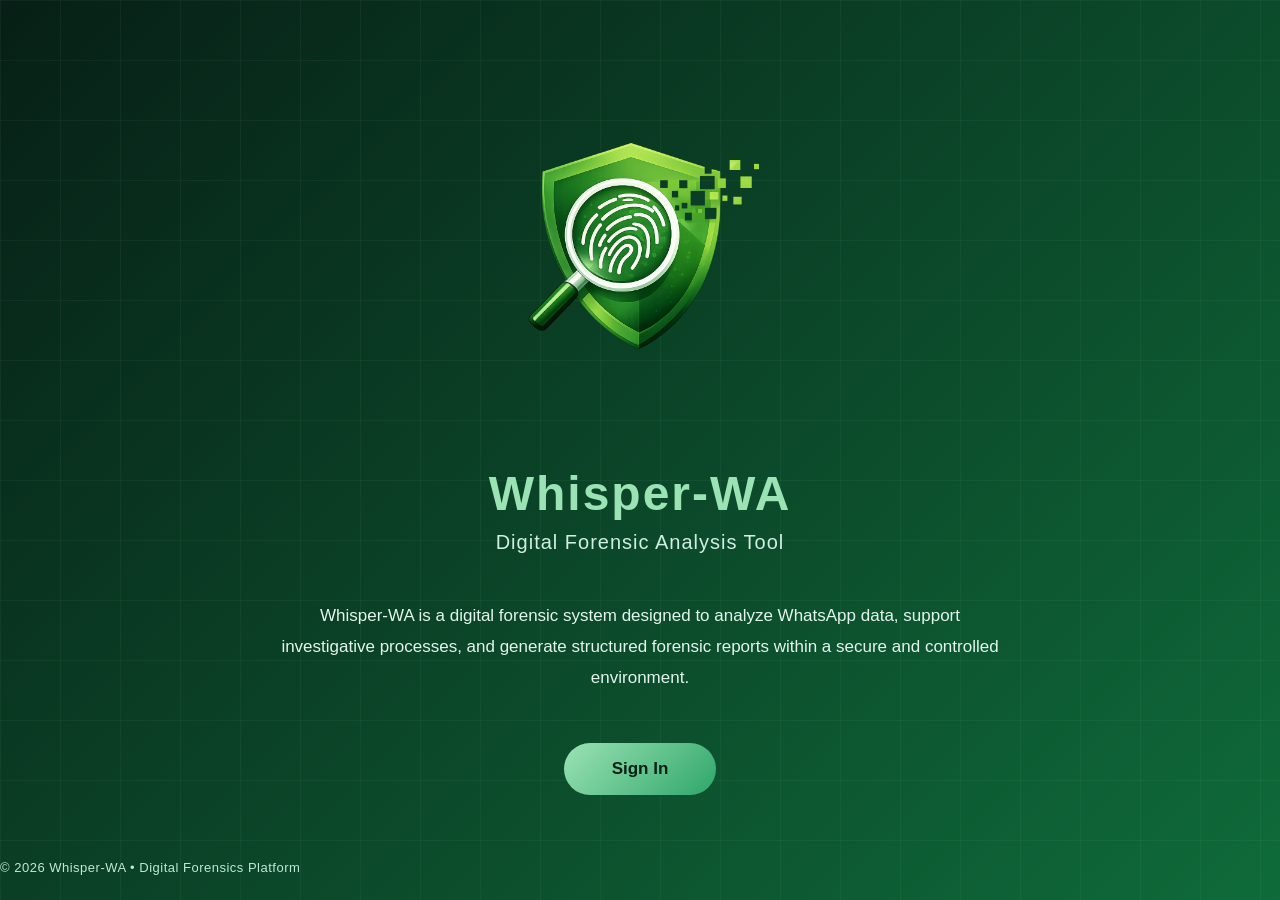
<file: index.html>
<!DOCTYPE html>
<html lang="en">
<head>
<meta charset="UTF-8">
<meta name="viewport" content="width=device-width, initial-scale=1.0">
<title>Whisper-WA</title>

<style>
:root {
    --green-dark: #0B3D2A;
    --green-main: #0F6B3A;
    --green-light: #9BE3B4;
    --green-accent: #2FA66A;
    --text-light: #EAF7F0;
}

* {
    box-sizing: border-box;
}

body {
    margin: 0;
    font-family: "Segoe UI", Arial, sans-serif;
    height: 100vh;
    background: linear-gradient(135deg, #071F16, #0F6B3A);
    color: var(--text-light);
    overflow: hidden;
}

/* Background effect */
.background-grid {
    position: absolute;
    inset: 0;
    background-image:
        linear-gradient(rgba(155, 227, 180, 0.05) 1px, transparent 1px),
        linear-gradient(90deg, rgba(155, 227, 180, 0.05) 1px, transparent 1px);
    background-size: 60px 60px;
    z-index: 0;
}

/* Main layout */
.main {
    position: relative;
    z-index: 1;
    height: 100%;
    display: flex;
    flex-direction: column;
    justify-content: center;
    align-items: center;
    text-align: center;
    padding: 40px;
}

/* Logo */
.logo {
    width: 460px;
    margin-bottom: 55px;
}

/* Title */
h1 {
    font-size: 48px;
    margin: 0;
    letter-spacing: 2px;
    color: var(--green-light);
}

h2 {
    font-size: 20px;
    font-weight: normal;
    margin: 10px 0 30px;
    color: #CFEFE0;
    letter-spacing: 1px;
}

/* Description */
.description {
    max-width: 720px;
    font-size: 17px;
    line-height: 1.8;
    margin-bottom: 50px;
    color: #E2F5EC;
}

/* Button */
.btn {
    background: linear-gradient(135deg, #9BE3B4, #2FA66A);
    color: #062016;
    border: none;
    padding: 16px 48px;
    border-radius: 50px;
    font-size: 17px;
    font-weight: 600;
    cursor: pointer;
    transition: all 0.35s ease;
}

.btn:hover {
    transform: translateY(-3px);
    box-shadow: 0 15px 35px rgba(0,0,0,0.5);
}

/* Footer text */
.footer {
    position: absolute;
    bottom: 25px;
    font-size: 13px;
    color: #BFE8D5;
    letter-spacing: 0.5px;
}
</style>
</head>

<body>

<div class="background-grid"></div>

<div class="main">

    <img src="logo.png" alt="Whisper-WA Logo" class="logo">

    <h1>Whisper-WA</h1>
    <h2>Digital Forensic Analysis Tool</h2>

    <p class="description">
        Whisper-WA is a digital forensic system designed to analyze WhatsApp data,
        support investigative processes, and generate structured forensic reports
        within a secure and controlled environment.
    </p>

    <a href="auth.html">
        <button class="btn">Sign In</button>
    </a>

</div>

<div class="footer">
    © 2026 Whisper-WA • Digital Forensics Platform
</div>

</body>
</html>
</file>
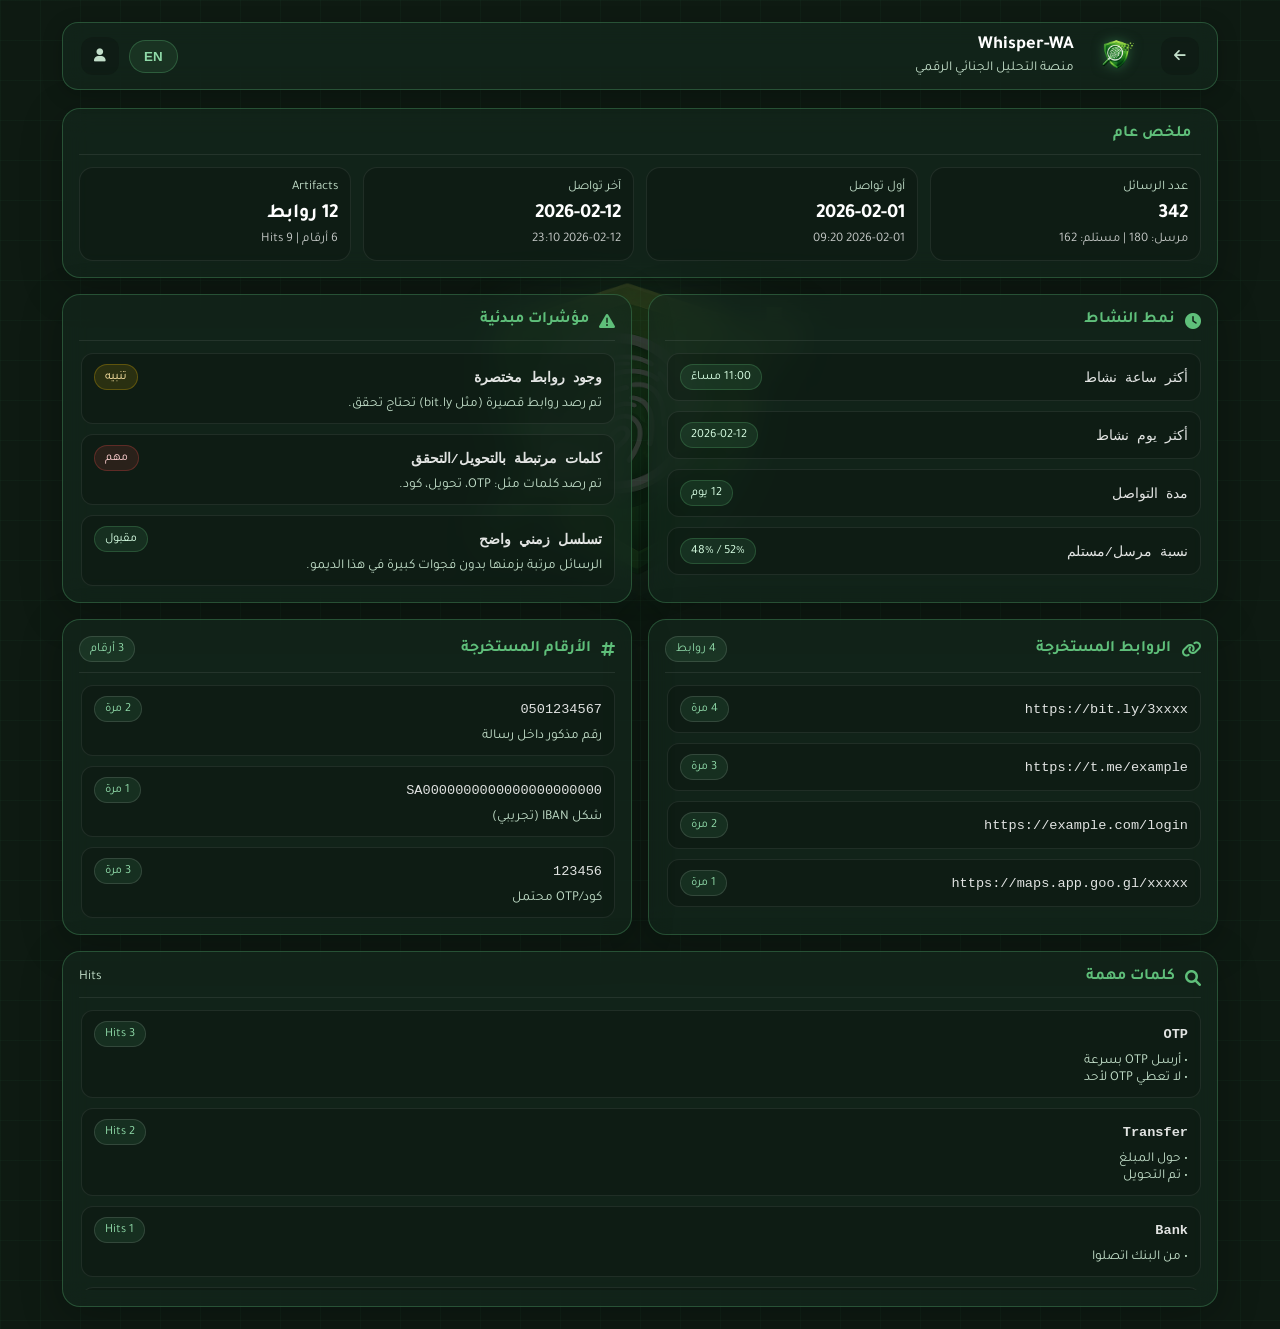
<file: analysis.html>
<!DOCTYPE html>
<html lang="ar" dir="rtl">
<head>
  <meta charset="UTF-8" />
  <meta name="viewport" content="width=device-width, initial-scale=1.0" />
  <title>Whisper-WA | التحليل</title>

  <link rel="stylesheet" href="https://cdnjs.cloudflare.com/ajax/libs/font-awesome/6.0.0/css/all.min.css">
  <link href="https://fonts.googleapis.com/css2?family=Tajawal:wght@400;500;700&display=swap" rel="stylesheet">

  <style>
    :root{
      --primary-dark:#1f5f3b;
      --primary-mid:#3f9b5f;
      --primary-light:#5fbf7a;
      --accent-glow:#8fd9a8;

      --bg-dark:#0e1a12;

      --glass-bg: rgba(20, 40, 30, 0.65);
      --glass-border: rgba(95, 191, 122, 0.3);

      --text-white:#ffffff;
      --text-muted:#c2dec9;
    }

    *{ box-sizing:border-box; margin:0; padding:0; }

    body{
      font-family:'Tajawal',sans-serif;
      background-color: var(--bg-dark);
      color: var(--text-white);
      min-height:100vh;
      overflow-x:hidden;

      background-image:
        linear-gradient(rgba(31, 95, 59, 0.10) 1px, transparent 1px),
        linear-gradient(90deg, rgba(31, 95, 59, 0.10) 1px, transparent 1px);
      background-size: 40px 40px;
    }

    .animated-bg-logo{
      position: fixed;
      top:50%;
      left:50%;
      transform: translate(-50%,-50%);
      z-index:-1;
      width: 650px;
      pointer-events:none;
      opacity:0.18;
      animation: cyberGlowPulse 8s ease-in-out infinite alternate;
    }
    .animated-bg-logo img{
      width:100%;
      height:auto;
      filter: drop-shadow(0 0 30px var(--primary-mid));
    }
    @keyframes cyberGlowPulse{
      0%{ opacity:0.12; transform: translate(-50%,-50%) scale(0.95); }
      100%{ opacity:0.32; transform: translate(-50%,-50%) scale(1.05); }
    }

    .main-container{
      max-width: 1200px;
      margin: 0 auto;
      padding: 22px;
      display:flex;
      flex-direction:column;
      gap: 18px;
    }

    /* ===== Content Cards ===== */
    .grid{
      display:grid;
      grid-template-columns: repeat(12, 1fr);
      gap: 16px;
    }
    .panel{
      background: var(--glass-bg);
      border: 1px solid var(--glass-border);
      backdrop-filter: blur(14px);
      border-radius: 18px;
      box-shadow: 0 10px 40px rgba(0,0,0,0.25);
      padding: 16px;
      overflow:hidden;
    }

    .panel-title{
      display:flex;
      align-items:center;
      justify-content:space-between;
      gap: 10px;
      margin-bottom: 12px;
      padding-bottom: 10px;
      border-bottom: 1px solid rgba(255,255,255,0.08);
    }
    .panel-title h4{
      font-size: 1rem;
      color: var(--primary-light);
      display:inline-flex;
      align-items:center;
      gap: 10px;
    }

    .muted{ color: var(--text-muted); font-size: 0.85rem; }

    .stat-grid{
      display:grid;
      grid-template-columns: repeat(4, 1fr);
      gap: 12px;
    }
    @media(max-width: 980px){ .stat-grid{ grid-template-columns: repeat(2, 1fr);} }
    @media(max-width: 560px){ .stat-grid{ grid-template-columns: 1fr;} }

    .stat{
      background: rgba(0,0,0,0.18);
      border: 1px solid rgba(255,255,255,0.08);
      border-radius: 14px;
      padding: 12px;
      display:flex;
      flex-direction:column;
      gap:6px;
    }
    .stat .label{ color: var(--text-muted); font-size: 0.82rem; }
    .stat .value{ font-size: 1.25rem; font-weight: 700; }
    .stat .sub{ color: rgba(255,255,255,0.75); font-size: 0.82rem; }

    .list{
      display:flex;
      flex-direction:column;
      gap: 10px;
      max-height: 280px;
      overflow:auto;
      padding-left: 2px;
    }

    .item{
      background: rgba(0,0,0,0.18);
      border: 1px solid rgba(255,255,255,0.08);
      border-radius: 12px;
      padding: 10px 12px;
      display:flex;
      flex-direction:column;
      gap: 6px;
    }

    .item .row{
      display:flex;
      align-items:center;
      justify-content:space-between;
      gap: 10px;
      flex-wrap: wrap;
    }

    .pill{
      display:inline-flex;
      align-items:center;
      gap: 6px;
      padding: 5px 10px;
      border-radius: 999px;
      font-size: 0.78rem;
      border: 1px solid rgba(255,255,255,0.12);
      color: var(--accent-glow);
      background: rgba(95,191,122,0.12);
      white-space: nowrap;
    }
    .danger{ background: rgba(255, 77, 77, 0.12); color:#ffd0d0; border-color: rgba(255,77,77,0.25); }
    .warn{ background: rgba(255, 193, 7, 0.12); color:#ffe7a6; border-color: rgba(255,193,7,0.25); }
    .ok{ background: rgba(95,191,122,0.12); color:#d8ffe4; border-color: rgba(95,191,122,0.25); }

    .mono{
      font-family: ui-monospace, SFMono-Regular, Menlo, Monaco, Consolas, "Liberation Mono", "Courier New", monospace;
      font-size: 0.85rem;
      color: rgba(255,255,255,0.88);
      overflow-wrap:anywhere;
    }

    .col-12{ grid-column: span 12; }
    .col-6{ grid-column: span 6; }
    @media(max-width: 980px){ .col-6{ grid-column: span 12; } }
  </style>
</head>

<body>
  <div class="animated-bg-logo">
    <img src="logo.png" alt="Background Logo">
  </div>

  <div class="main-container">

    <!-- ✅ الهيدر الموحد (نفس باقي الصفحات) -->
    <div id="header-placeholder"></div>

    <div class="grid">

      <!-- Summary -->
      <section class="panel col-12">
        <div class="panel-title">
          <h4><i class="fa-solid fa-chart-simple"></i> <span id="txt-summary-title">ملخص عام</span></h4>
        </div>
        <div class="stat-grid" id="summaryStats"></div>
      </section>

      <!-- Activity -->
      <section class="panel col-6">
        <div class="panel-title">
          <h4><i class="fa-solid fa-clock"></i> <span id="txt-activity-title">نمط النشاط</span></h4>
        </div>
        <div class="list" id="activityList"></div>
      </section>

      <!-- Flags -->
      <section class="panel col-6">
        <div class="panel-title">
          <h4><i class="fa-solid fa-triangle-exclamation"></i> <span id="txt-flags-title">مؤشرات مبدئية</span></h4>
        </div>
        <div class="list" id="flagsList"></div>
      </section>

      <!-- URLs -->
      <section class="panel col-6">
        <div class="panel-title">
          <h4><i class="fa-solid fa-link"></i> <span id="txt-urls-title">الروابط المستخرجة</span></h4>
          <span class="pill" id="urlsCountPill">0</span>
        </div>
        <div class="list" id="urlsList"></div>
      </section>

      <!-- Numbers -->
      <section class="panel col-6">
        <div class="panel-title">
          <h4><i class="fa-solid fa-hashtag"></i> <span id="txt-numbers-title">الأرقام المستخرجة</span></h4>
          <span class="pill" id="numbersCountPill">0</span>
        </div>
        <div class="list" id="numbersList"></div>
      </section>

      <!-- Keywords -->
      <section class="panel col-12">
        <div class="panel-title">
          <h4><i class="fa-solid fa-magnifying-glass"></i> <span id="txt-keywords-title">كلمات مهمة</span></h4>
          <span class="muted" id="txt-keywords-note">Hits</span>
        </div>
        <div class="list" id="keywordsList"></div>
      </section>

    </div>
  </div>

  <script>
    // =========================
    // ✅ Language + UI Text
    // =========================
    let currentLang = localStorage.getItem("lang") || "ar";

    const UI = {
      ar: {
        title: "Whisper-WA | التحليل",
        topSubtitle: "منصة التحليل الجنائي الرقمي",
        nav: { home:"الرئيسية", chats:"الشات", reports:"التقارير", account:"حسابي" },

        summaryTitle: "ملخص عام",
        activityTitle: "نمط النشاط",
        flagsTitle: "مؤشرات مبدئية",
        urlsTitle: "الروابط المستخرجة",
        numbersTitle: "الأرقام المستخرجة",
        keywordsTitle: "كلمات مهمة",
        keywordsNote: "Hits",

        s_total: "عدد الرسائل",
        s_first: "أول تواصل",
        s_last: "آخر تواصل",
        s_artifacts: "Artifacts",
        s_sent: "مرسل",
        s_recv: "مستلم",

        times: "مرة",
        links: "روابط",
        numbers: "أرقام",
        hits: "Hits",

        a_peak_hour: "أكثر ساعة نشاط",
        a_peak_day: "أكثر يوم نشاط",
        a_duration: "مدة التواصل",
        a_ratio: "نسبة مرسل/مستلم",

        p_important: "مهم",
        p_warn: "تنبيه",
        p_ok: "مقبول"
      },

      en: {
        title: "Whisper-WA | Analysis",
        topSubtitle: "Digital Forensics Platform",
        nav: { home:"Home", chats:"Chats", reports:"Reports", account:"Account" },

        summaryTitle: "Overview",
        activityTitle: "Activity Pattern",
        flagsTitle: "Initial Flags",
        urlsTitle: "Extracted URLs",
        numbersTitle: "Extracted Numbers",
        keywordsTitle: "Important Keywords",
        keywordsNote: "Hits",

        s_total: "Total Messages",
        s_first: "First Contact",
        s_last: "Last Contact",
        s_artifacts: "Artifacts",
        s_sent: "Sent",
        s_recv: "Received",

        times: "times",
        links: "URLs",
        numbers: "Numbers",
        hits: "Hits",

        a_peak_hour: "Most active hour",
        a_peak_day: "Most active day",
        a_duration: "Communication span",
        a_ratio: "Sent / Received ratio",

        p_important: "Important",
        p_warn: "Warning",
        p_ok: "OK"
      }
    };

    // =========================
    // ✅ Demo Raw Data (language-neutral)
    // =========================
    const raw = {
      summary: {
        total_messages: 342,
        sent: 180,
        received: 162,
        first_contact: "2026-02-01 09:20",
        last_contact: "2026-02-12 23:10",
        urls_count: 12,
        numbers_count: 6,
        keyword_hits_total: 9
      },
      activity: [
        { id:"peak_hour", value_ar:"11:00 مساءً", value_en:"11:00 PM" },
        { id:"peak_day", value_ar:"2026-02-12", value_en:"2026-02-12" },
        { id:"duration", value_ar:"12 يوم", value_en:"12 days" },
        { id:"ratio", value_ar:"52% / 48%", value_en:"52% / 48%" }
      ],
      flags: [
        {
          level:"warn",
          title_ar:"وجود روابط مختصرة",
          title_en:"Shortened links detected",
          desc_ar:"تم رصد روابط قصيرة (مثل bit.ly) تحتاج تحقق.",
          desc_en:"Short URLs (e.g., bit.ly) were detected and need verification."
        },
        {
          level:"danger",
          title_ar:"كلمات مرتبطة بالتحويل/التحقق",
          title_en:"Transfer/verification keywords",
          desc_ar:"تم رصد كلمات مثل: OTP، تحويل، كود.",
          desc_en:"Keywords found such as: OTP, transfer, code."
        },
        {
          level:"ok",
          title_ar:"تسلسل زمني واضح",
          title_en:"Clear timeline",
          desc_ar:"الرسائل مرتبة بزمنها بدون فجوات كبيرة في هذا الديمو.",
          desc_en:"Messages appear chronological with no large gaps in this demo."
        }
      ],
      urls: [
        { url:"https://bit.ly/3xxxx", count:4 },
        { url:"https://t.me/example", count:3 },
        { url:"https://example.com/login", count:2 },
        { url:"https://maps.app.goo.gl/xxxxx", count:1 }
      ],
      numbers: [
        { value:"0501234567", context_ar:"رقم مذكور داخل رسالة", context_en:"Number mentioned in a message", count:2 },
        { value:"SA0000000000000000000000", context_ar:"شكل IBAN (تجريبي)", context_en:"IBAN-like pattern (demo)", count:1 },
        { value:"123456", context_ar:"كود/OTP محتمل", context_en:"Possible code/OTP", count:3 }
      ],
      keywords: [
        { keyword:"OTP", hits:3, examples_ar:["أرسل OTP بسرعة","لا تعطي OTP لأحد"], examples_en:["Send the OTP quickly","Never share OTP with anyone"] },
        { keyword:"Transfer", hits:2, examples_ar:["حول المبلغ","تم التحويل"], examples_en:["Transfer the amount","Transfer completed"] },
        { keyword:"Bank", hits:1, examples_ar:["من البنك اتصلوا"], examples_en:["They called from the bank"] },
        { keyword:"Code", hits:3, examples_ar:["أرسل الكود","الكود وصل"], examples_en:["Send the code","The code arrived"] }
      ]
    };

    function setPill(el, text){ el.textContent = text; }

    function renderSummary(s){
      const t = UI[currentLang];
      const wrap = document.getElementById("summaryStats");
      wrap.innerHTML = "";

      const cards = [
        { label: t.s_total, value: s.total_messages, sub: `${t.s_sent}: ${s.sent} | ${t.s_recv}: ${s.received}` },
        { label: t.s_first, value: s.first_contact.split(" ")[0], sub: s.first_contact },
        { label: t.s_last, value: s.last_contact.split(" ")[0], sub: s.last_contact },
        { label: t.s_artifacts, value: `${s.urls_count} ${t.links}`, sub: `${s.numbers_count} ${t.numbers} | ${s.keyword_hits_total} ${t.hits}` }
      ];

      cards.forEach(c=>{
        const div = document.createElement("div");
        div.className = "stat";
        div.innerHTML = `
          <div class="label">${c.label}</div>
          <div class="value">${c.value}</div>
          <div class="sub">${c.sub}</div>
        `;
        wrap.appendChild(div);
      });
    }

    function renderActivity(list){
      const t = UI[currentLang];
      const wrap = document.getElementById("activityList");
      wrap.innerHTML = "";

      const labelMap = {
        peak_hour: t.a_peak_hour,
        peak_day: t.a_peak_day,
        duration: t.a_duration,
        ratio: t.a_ratio
      };

      list.forEach(r=>{
        const div = document.createElement("div");
        div.className = "item";
        const val = (currentLang === "ar") ? r.value_ar : r.value_en;
        div.innerHTML = `
          <div class="row">
            <span class="mono">${labelMap[r.id] || r.id}</span>
            <span class="pill ok">${val}</span>
          </div>
        `;
        wrap.appendChild(div);
      });
    }

    function renderFlags(flags){
      const t = UI[currentLang];
      const wrap = document.getElementById("flagsList");
      wrap.innerHTML = "";

      flags.forEach(f=>{
        const div = document.createElement("div");
        div.className = "item";

        const pillClass = f.level === "danger" ? "danger" : (f.level === "warn" ? "warn" : "ok");
        const pillText = f.level === "danger" ? t.p_important : (f.level === "warn" ? t.p_warn : t.p_ok);

        const title = (currentLang === "ar") ? f.title_ar : f.title_en;
        const desc  = (currentLang === "ar") ? f.desc_ar  : f.desc_en;

        div.innerHTML = `
          <div class="row">
            <span class="mono"><b>${title}</b></span>
            <span class="pill ${pillClass}">${pillText}</span>
          </div>
          <div class="muted">${desc}</div>
        `;
        wrap.appendChild(div);
      });
    }

    function renderUrls(urls){
      const t = UI[currentLang];
      const wrap = document.getElementById("urlsList");
      wrap.innerHTML = "";

      setPill(document.getElementById("urlsCountPill"), `${urls.length} ${t.links}`);

      if(!urls.length){
        wrap.innerHTML = `<div class="muted">${currentLang==="ar" ? "لا توجد روابط." : "No URLs found."}</div>`;
        return;
      }

      urls.forEach(u=>{
        const div = document.createElement("div");
        div.className = "item";
        div.innerHTML = `
          <div class="row">
            <span class="mono">${u.url}</span>
            <span class="pill">${u.count} ${t.times}</span>
          </div>
        `;
        wrap.appendChild(div);
      });
    }

    function renderNumbers(nums){
      const t = UI[currentLang];
      const wrap = document.getElementById("numbersList");
      wrap.innerHTML = "";

      setPill(document.getElementById("numbersCountPill"), `${nums.length} ${t.numbers}`);

      if(!nums.length){
        wrap.innerHTML = `<div class="muted">${currentLang==="ar" ? "لا توجد أرقام." : "No numbers found."}</div>`;
        return;
      }

      nums.forEach(n=>{
        const div = document.createElement("div");
        div.className = "item";
        const ctx = (currentLang==="ar") ? n.context_ar : n.context_en;
        div.innerHTML = `
          <div class="row">
            <span class="mono">${n.value}</span>
            <span class="pill">${n.count} ${t.times}</span>
          </div>
          <div class="muted">${ctx}</div>
        `;
        wrap.appendChild(div);
      });
    }

    function renderKeywords(keys){
      const t = UI[currentLang];
      const wrap = document.getElementById("keywordsList");
      wrap.innerHTML = "";

      keys.forEach(k=>{
        const div = document.createElement("div");
        div.className = "item";
        const examples = (currentLang==="ar" ? (k.examples_ar||[]) : (k.examples_en||[]))
          .slice(0,3).map(x => `• ${x}`).join("<br>");

        div.innerHTML = `
          <div class="row">
            <span class="mono"><b>${k.keyword}</b></span>
            <span class="pill">${k.hits} ${t.hits}</span>
          </div>
          <div class="muted">${examples || "—"}</div>
        `;
        wrap.appendChild(div);
      });
    }

    function renderAll(){
      renderSummary(raw.summary);
      renderActivity(raw.activity);
      renderFlags(raw.flags);
      renderUrls(raw.urls);
      renderNumbers(raw.numbers);
      renderKeywords(raw.keywords);
    }

    function applyLangToHeaderAndPage(){
      const t = UI[currentLang];
      const html = document.documentElement;

      html.lang = currentLang;
      html.dir  = (currentLang === "ar") ? "rtl" : "ltr";
      document.title = t.title;

      // header text
      const topSubtitle = document.getElementById("top-subtitle");
      const langText = document.getElementById("langText");
      if (topSubtitle) topSubtitle.textContent = t.topSubtitle;
      if (langText) langText.textContent = (currentLang === "en") ? "AR" : "EN";

      // page text
      document.getElementById("txt-summary-title").textContent = t.summaryTitle;
      document.getElementById("txt-activity-title").textContent = t.activityTitle;
      document.getElementById("txt-flags-title").textContent = t.flagsTitle;
      document.getElementById("txt-urls-title").textContent = t.urlsTitle;
      document.getElementById("txt-numbers-title").textContent = t.numbersTitle;
      document.getElementById("txt-keywords-title").textContent = t.keywordsTitle;
      document.getElementById("txt-keywords-note").textContent = t.keywordsNote;

      renderAll();
    }

    // =========================
    // ✅ Load header.html + Back button for analysis
    // =========================
    window.addEventListener("DOMContentLoaded", async () => {
      try{
        const res = await fetch("header.html");
        const headerHtml = await res.text();
        const holder = document.getElementById("header-placeholder");
        if(holder) holder.innerHTML = headerHtml;

        // ✅ Back: analysis -> chat
        const backBtn = document.getElementById("btnBack");
        if(backBtn){
          backBtn.style.display = "inline-flex";
          backBtn.onclick = () => window.location.href = "chat.html";
        }

        // ✅ Language button
        const btnLang = document.getElementById("btnLang");
        if(btnLang){
          btnLang.addEventListener("click", () => {
            currentLang = (currentLang === "ar") ? "en" : "ar";
            localStorage.setItem("lang", currentLang);
            applyLangToHeaderAndPage();
          });
        }

        // init
        applyLangToHeaderAndPage();

      }catch(e){
        console.error("Header load failed:", e);
        // still render page content
        applyLangToHeaderAndPage();
      }
    });
  </script>
</body>
</html>
</file>
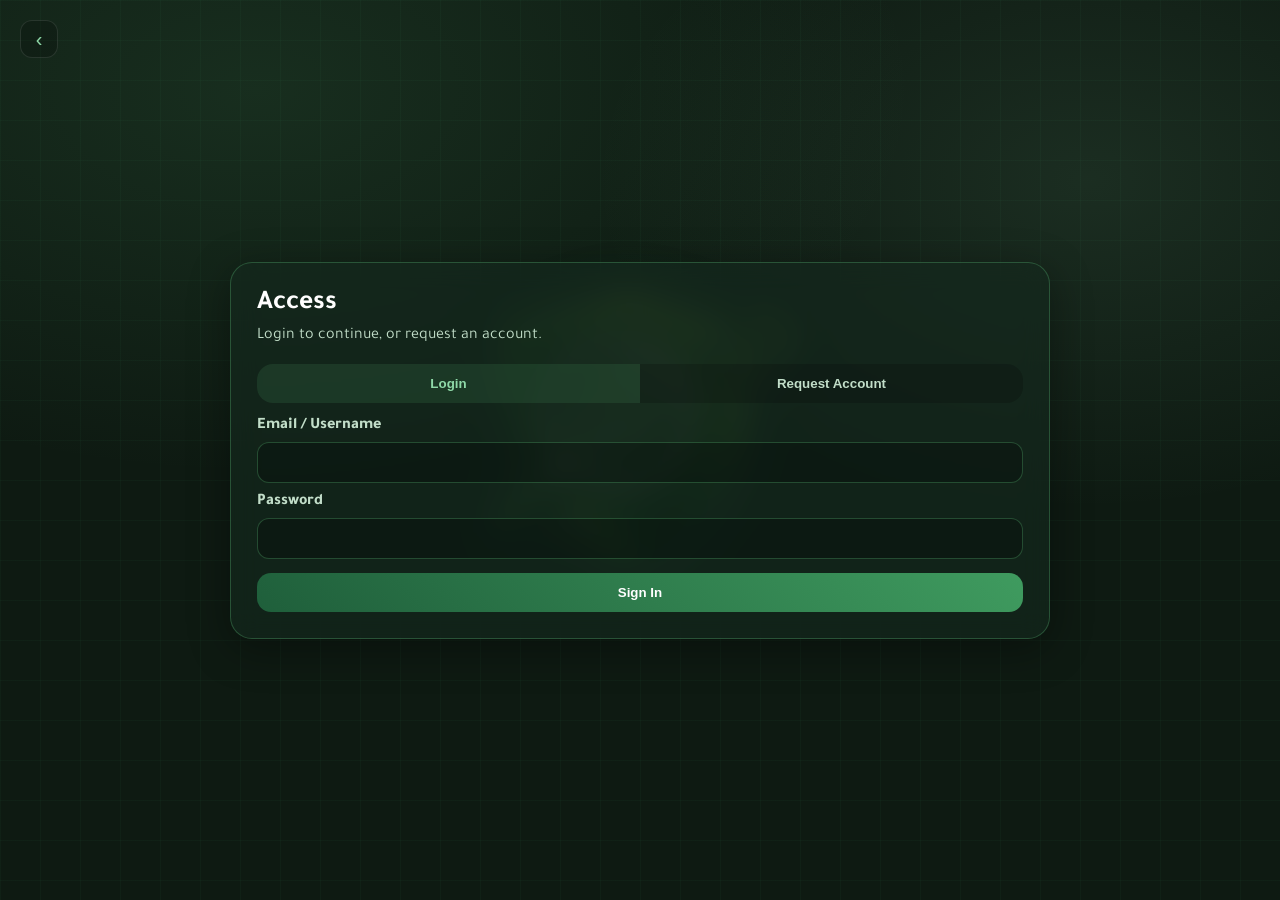
<file: auth.html>
<!DOCTYPE html>
<html lang="en" dir="ltr">
<head>
  <meta charset="UTF-8" />
  <meta name="viewport" content="width=device-width, initial-scale=1.0" />
  <title>Whisper-WA | Login</title>

  <link href="https://fonts.googleapis.com/css2?family=Tajawal:wght@400;500;700&display=swap" rel="stylesheet">

  <style>
    :root{
      --primary-dark:#1f5f3b;
      --primary-mid:#3f9b5f;
      --primary-light:#5fbf7a;
      --accent-glow:#8fd9a8;

      --bg-dark:#0e1a12;

      --glass-bg: rgba(20, 40, 30, 0.65);
      --glass-border: rgba(95, 191, 122, 0.3);

      --text-white:#ffffff;
      --text-muted:#c2dec9;
    }

    *{ box-sizing:border-box; margin:0; padding:0; }

    body{
      font-family:'Tajawal',sans-serif;
      background-color: var(--bg-dark);
      color: var(--text-white);
      height:100vh;
      overflow:hidden;

      background-image:
        radial-gradient(1200px 700px at 20% 10%, rgba(95,191,122,0.12), transparent 55%),
        radial-gradient(900px 600px at 85% 20%, rgba(143,217,168,0.10), transparent 55%),
        linear-gradient(rgba(31,95,59,0.10) 1px, transparent 1px),
        linear-gradient(90deg, rgba(31,95,59,0.10) 1px, transparent 1px);
      background-size: auto, auto, 40px 40px, 40px 40px;
    }

    .animated-bg-logo{
      position: fixed;
      top:50%;
      left:50%;
      transform: translate(-50%,-50%);
      z-index:-1;
      width: 620px;
      opacity:0.18;
      animation: glow 8s ease-in-out infinite alternate;
    }
    .animated-bg-logo img{
      width:100%;
      filter: drop-shadow(0 0 30px var(--primary-mid));
    }
    @keyframes glow{
      from{ opacity:0.1; transform:translate(-50%,-50%) scale(0.96); }
      to{ opacity:0.26; transform:translate(-50%,-50%) scale(1.04); }
    }

    .main-container{
      display:flex;
      align-items:center;
      justify-content:center;
      height:100vh;
      padding:24px;
    }

    .back-btn{
      position: fixed;
      top: 20px;
      left: 20px;
      width: 38px;
      height: 38px;
      border-radius: 12px;
      border: 1px solid rgba(255,255,255,0.1);
      background: rgba(0,0,0,0.18);
      color: var(--accent-glow);
      cursor:pointer;
      font-size:20px;
    }

    .card{
      width:min(820px,95vw);
      background: var(--glass-bg);
      border: 1px solid var(--glass-border);
      backdrop-filter: blur(14px);
      border-radius: 22px;
      padding: 26px;
      box-shadow: 0 10px 40px rgba(0,0,0,0.35);
    }

    h1{ font-size:1.7rem; margin-bottom:6px; }
    .subtitle{ color:var(--text-muted); margin-bottom:18px; }

    .tabs{
      display:flex;
      background: rgba(0,0,0,0.18);
      border-radius: 16px;
      overflow:hidden;
      margin-bottom:14px;
    }
    .tab-btn{
      flex:1;
      padding:12px;
      border:none;
      background:none;
      color:var(--text-muted);
      font-weight:900;
      cursor:pointer;
    }
    .tab-btn.active{
      background: rgba(95,191,122,0.16);
      color: var(--accent-glow);
    }

    .tab-content{ display:none; }
    .tab-content.active{ display:block; }

    label{ display:block; margin:10px 0 6px; color:var(--text-muted); font-weight:800; }

    input,select,textarea{
      width:100%;
      padding:12px;
      border-radius:12px;
      border:1px solid var(--glass-border);
      background: rgba(0,0,0,0.25);
      color:white;
    }

    textarea{ min-height:110px; }

    .row{
      display:grid;
      grid-template-columns:1fr 1fr;
      gap:12px;
    }
    @media(max-width:720px){ .row{ grid-template-columns:1fr; } }

    .actions{
      display:flex;
      gap:12px;
      margin-top:14px;
    }

    .btn{
      flex:1;
      padding:12px;
      border-radius:14px;
      font-weight:900;
      cursor:pointer;
      border:none;
    }
    .btn-primary{
      background: linear-gradient(45deg,var(--primary-dark),var(--primary-mid));
      color:white;
    }
    .btn-ghost{
      background: rgba(0,0,0,0.2);
      color: var(--accent-glow);
      border:1px solid rgba(255,255,255,0.1);
    }

    .alert{
      margin-top:16px;
      padding:12px;
      border-radius:14px;
      font-weight:900;
    }
    .hidden{ display:none; }
    .success{ background: rgba(95,191,122,0.14); }
    .danger{ background: rgba(255,107,107,0.14); }
  </style>
</head>

<body>

<button class="back-btn" onclick="history.back()">‹</button>

<div class="animated-bg-logo">
  <img src="logo.png" alt="">
</div>

<div class="main-container">
  <section class="card">

    <h1>Access</h1>
    <p class="subtitle">Login to continue, or request an account.</p>

    <div class="tabs">
      <button class="tab-btn active" data-tab="login">Login</button>
      <button class="tab-btn" data-tab="request">Request Account</button>
    </div>

    <!-- LOGIN -->
    <div class="tab-content active" id="login">
      <label>Email / Username</label>
      <input id="loginUser">

      <label>Password</label>
      <input id="loginPass" type="password">

      <div class="actions">
        <button class="btn btn-primary" id="btnLogin">Sign In</button>
      </div>
    </div>

    <!-- REQUEST -->
    <div class="tab-content" id="request">
      <div class="row">
        <input id="reqName" placeholder="Full Name">
        <input id="reqEmail" placeholder="Email">
      </div>

      <textarea id="reqReason" placeholder="Reason"></textarea>

      <div class="actions">
        <button class="btn btn-primary">Submit</button>
        <button class="btn btn-ghost">Clear</button>
      </div>
    </div>

    <div id="alert" class="alert hidden"></div>

  </section>
</div>

<script>
  const tabs = document.querySelectorAll(".tab-btn");
  const contents = document.querySelectorAll(".tab-content");

  tabs.forEach(btn=>{
    btn.onclick=()=>{
      tabs.forEach(b=>b.classList.remove("active"));
      contents.forEach(c=>c.classList.remove("active"));
      btn.classList.add("active");
      document.getElementById(btn.dataset.tab).classList.add("active");
    }
  });

  document.getElementById("btnLogin").onclick=()=>{
    const u=loginUser.value,p=loginPass.value;
    const alert=document.getElementById("alert");
    if(u==="admin" && p==="admin123"){
      alert.className="alert success";
      alert.textContent="Login successful";
      alert.classList.remove("hidden");
    }else{
      alert.className="alert danger";
      alert.textContent="Invalid credentials";
      alert.classList.remove("hidden");
    }
  }
</script>

</body>
</html>
</file>
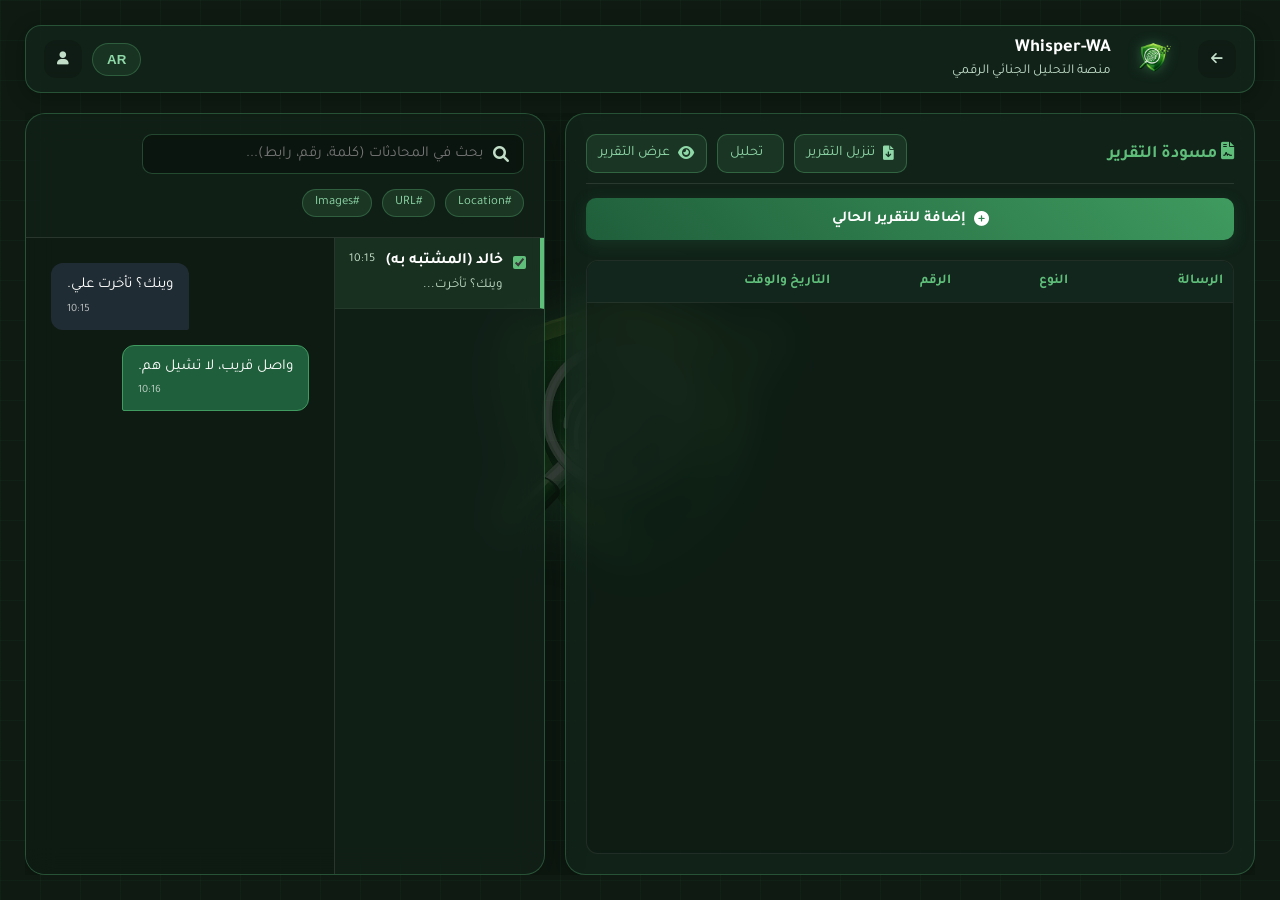
<file: chat.html>
<!DOCTYPE html>
<html lang="ar" dir="rtl">
<head>
  <meta charset="UTF-8" />
  <meta name="viewport" content="width=device-width, initial-scale=1.0" />
  <title>Whisper-WA | بناء التقرير</title>

  <link rel="stylesheet" href="https://cdnjs.cloudflare.com/ajax/libs/font-awesome/6.0.0/css/all.min.css">
  <link href="https://fonts.googleapis.com/css2?family=Tajawal:wght@400;500;700&display=swap" rel="stylesheet">

  <style>
    :root {
      --primary-dark: #1f5f3b;
      --primary-mid: #3f9b5f;
      --primary-light: #5fbf7a;
      --accent-glow: #8fd9a8;

      --bg-dark: #0e1a12;

      --glass-bg: rgba(20, 40, 30, 0.65);
      --glass-border: rgba(95, 191, 122, 0.3);

      --text-white: #ffffff;
      --text-muted: #c2dec9;
    }

    * { box-sizing: border-box; margin: 0; padding: 0; }

    body {
      font-family: 'Tajawal', sans-serif;
      background-color: var(--bg-dark);
      color: var(--text-white);
      height: 100vh;
      overflow: hidden;

      background-image:
        linear-gradient(rgba(31, 95, 59, 0.1) 1px, transparent 1px),
        linear-gradient(90deg, rgba(31, 95, 59, 0.1) 1px, transparent 1px);
      background-size: 40px 40px;

      direction: rtl;
      position: relative;
    }

    /* ✅ FIX: خلي المحتوى فوق كل شيء */
    .main-container {
      display: flex;
      flex-direction: column;
      height: 100vh;
      padding: 25px;
      gap: 20px;
      position: relative;
      z-index: 10 !important; /* ✅ مهم */
    }

    .workspace-grid {
      display: flex;
      flex: 1;
      gap: 20px;
      overflow: hidden;
      position: relative;
      z-index: 10;
    }

    /* ✅ يمين: أكبر من الشات */
    .report-sidebar {
      width: auto;
      flex: 1.25;
      min-width: 420px;

      background: var(--glass-bg);
      border: 1px solid var(--glass-border);
      backdrop-filter: blur(15px);
      border-radius: 20px;
      display: flex;
      flex-direction: column;
      padding: 20px;
      box-shadow: 0 10px 40px rgba(0,0,0,0.3);
    }

    .sidebar-header {
      display: flex;
      justify-content: space-between;
      align-items: center;
      gap: 12px;
      margin-bottom: 14px;
      border-bottom: 1px solid rgba(255,255,255,0.1);
      padding-bottom: 10px;
    }

    .sidebar-header h3 { font-size: 1.1rem; color: var(--primary-light); }

    .sidebar-actions {
      display: flex;
      gap: 10px;
      align-items: center;
      flex-wrap: wrap;
      justify-content: flex-end;
    }

    .btn-secondary {
      background: rgba(95, 191, 122, 0.12);
      border: 1px solid rgba(95, 191, 122, 0.35);
      color: var(--accent-glow);
      padding: 10px 12px;
      border-radius: 10px;
      cursor: pointer;
      font-family: 'Tajawal';
      font-size: 0.9rem;
      display: inline-flex;
      align-items: center;
      gap: 8px;
      text-decoration: none;
      transition: 0.25s;
      white-space: nowrap;
    }
    .btn-secondary:hover {
      background: rgba(63, 155, 95, 0.35);
      border-color: rgba(95, 191, 122, 0.6);
      transform: translateY(-1px);
    }

    .btn-primary {
      background: linear-gradient(45deg, var(--primary-dark), var(--primary-mid));
      color: white;
      border: none;
      padding: 12px;
      border-radius: 10px;
      cursor: pointer;
      font-weight: bold;
      font-family: 'Tajawal';
      font-size: 0.95rem;
      display: flex;
      justify-content: center;
      gap: 8px;
      align-items: center;
      transition: 0.3s;
      box-shadow: 0 4px 15px rgba(31, 95, 59, 0.3);
    }
    .btn-primary:hover { filter: brightness(1.2); transform: scale(1.02); }
    .mb-10 { margin-bottom: 20px; }

    .report-table-wrap {
      flex: 1;
      overflow: auto;
      border-radius: 12px;
      border: 1px solid rgba(255,255,255,0.08);
      background: rgba(0,0,0,0.18);
    }

    .report-table {
      width: 100%;
      border-collapse: collapse;
      min-width: 620px;
    }

    .report-table thead th {
      position: sticky;
      top: 0;
      background: rgba(20, 40, 30, 0.95);
      color: var(--primary-light);
      font-size: 0.85rem;
      text-align: right;
      padding: 12px 10px;
      border-bottom: 1px solid rgba(255,255,255,0.08);
      z-index: 2;
    }

    .report-table tbody td {
      padding: 12px 10px;
      font-size: 0.85rem;
      border-bottom: 1px solid rgba(255,255,255,0.06);
      color: var(--text-white);
      vertical-align: top;
    }

    .report-table tbody tr:hover {
      background: rgba(95, 191, 122, 0.08);
    }

    .cell-msg { white-space: normal; line-height: 1.4; }

    .badge-type {
      display: inline-block;
      padding: 4px 10px;
      border-radius: 999px;
      font-size: 0.75rem;
      border: 1px solid rgba(255,255,255,0.12);
    }
    .badge-sent { background: rgba(63,155,95,0.22); color: #d8ffe4; }
    .badge-recv { background: rgba(44,62,80,0.35); color: #d7e6ff; }

    /* ✅ الشات (يسار) */
    .chat-interface {
      flex: 1;
      background: var(--glass-bg);
      border: 1px solid var(--glass-border);
      backdrop-filter: blur(15px);
      border-radius: 20px;
      display: flex;
      flex-direction: column;
      overflow: hidden;
      box-shadow: 0 10px 40px rgba(0,0,0,0.3);
    }

    .search-area {
      padding: 20px;
      border-bottom: 1px solid rgba(255,255,255,0.1);
      background: rgba(0,0,0,0.1);
    }

    .search-input-wrapper { position: relative; margin-bottom: 15px; }

    .search-input-wrapper input {
      width: 80%;
      background: rgba(0,0,0,0.3);
      border: 1px solid var(--glass-border);
      padding: 10px 40px 10px 15px;
      border-radius: 10px;
      color: white;
      outline: none;
      font-family: 'Tajawal';
      font-size: 0.95rem;
    }

    .search-input-wrapper i {
      position: absolute;
      right: 15px;
      top: 50%;
      transform: translateY(-50%);
      color: var(--text-muted);
    }

    .tags-row { display: flex; gap: 10px; }

    .tag {
      background: rgba(95, 191, 122, 0.15);
      padding: 5px 12px;
      border-radius: 20px;
      font-size: 0.8rem;
      color: var(--accent-glow);
      border: 1px solid rgba(95, 191, 122, 0.3);
      cursor: pointer;
    }
    .tag:hover { background: var(--primary-mid); color: white; }

    .chat-split-view { display: flex; flex: 1; overflow: hidden; }

    .chat-list {
      width: 210px;
      border-left: 1px solid rgba(255,255,255,0.1);
      overflow-y: auto;
      background: rgba(0,0,0,0.1);
    }

    .chat-item {
      padding: 14px 14px;
      border-bottom: 1px solid rgba(255,255,255,0.05);
      display: flex;
      gap: 10px;
      align-items: flex-start;
      cursor: pointer;
      transition: 0.2s;
    }

    .chat-item:hover, .chat-item.active {
      background: rgba(95, 191, 122, 0.1);
      border-right: 4px solid var(--primary-light);
    }

    .chat-item input[type="checkbox"]{
      margin-top: 4px;
      accent-color: var(--primary-light);
      cursor: pointer;
    }

    .chat-info h4 {
      font-size: 0.98rem;
      margin-bottom: 6px;
      color: white;
      line-height: 1.2;
      word-break: break-word;
    }
    .chat-info p { font-size: 0.83rem; color: var(--text-muted); }
    .time { font-size: 0.75rem; color: var(--text-muted); margin-right: auto; }

    .message-view {
      flex: 1;
      padding: 25px;
      overflow-y: auto;
      display: flex;
      flex-direction: column;
      gap: 15px;
      background-image: url('https://user-images.githubusercontent.com/15075759/28719144-86dc0f70-73b1-11e7-911d-60d70fcded21.png');
      background-blend-mode: overlay;
      background-color: rgba(14, 26, 18, 0.9);
    }

    .msg {
      padding: 10px 15px;
      border-radius: 12px;
      max-width: 75%;
      font-size: 0.95rem;
      position: relative;
      line-height: 1.5;
      cursor: pointer;
      user-select: none;
      transition: 0.2s;
      border: 1px solid transparent;
    }

    .msg.received {
      background: #202c33;
      align-self: flex-end;
      border-bottom-right-radius: 2px;
      color: white;
    }

    .msg.sent {
      background: var(--primary-dark);
      align-self: flex-start;
      border-bottom-left-radius: 2px;
      border: 1px solid var(--primary-mid);
      color: white;
    }

    .msg.selected {
      border-color: var(--accent-glow);
      box-shadow: 0 0 0 2px rgba(143, 217, 168, 0.25);
      transform: translateY(-1px);
    }

    .msg-time {
      display: block;
      font-size: 0.7rem;
      margin-top: 5px;
      opacity: 0.7;
      text-align: left;
    }

    /* ✅ FIX: اللوغو بالخلف دايم */
    .animated-bg-logo {
      position: fixed;
      top: 50%;
      left: 50%;
      transform: translate(-50%, -50%);
      z-index: -5 !important; /* ✅ أهم سطر */
      width: 600px;
      pointer-events: none;
      opacity: 0.2;
      animation: cyberGlowPulse 8s ease-in-out infinite alternate;
    }

    .animated-bg-logo img {
      width: 100%;
      height: auto;
      filter: drop-shadow(0 0 30px var(--primary-mid));
    }

    @keyframes cyberGlowPulse {
      0% { opacity: 0.15; transform: translate(-50%, -50%) scale(0.95); }
      100% { opacity: 0.35; transform: translate(-50%, -50%) scale(1.05); }
    }
  </style>
</head>

<body>
  <div class="animated-bg-logo">
    <img src="logo.png" alt="Background Logo">
  </div>

  <div class="main-container">
    <!-- ✅ الهيدر الموحد -->
    <div id="header-placeholder"></div>

    <div class="workspace-grid">

      <!-- ✅ Report (يمين) -->
      <aside class="glass-panel report-sidebar">
        <div class="sidebar-header">
          <h3 id="txt-draft-title"><i class="fa-solid fa-file-contract"></i> مسودة التقرير</h3>

          <div class="sidebar-actions">
            <button class="btn-secondary" id="btn-export" type="button">
              <i class="fa-solid fa-file-arrow-down"></i> <span id="txt-export">تنزيل التقرير</span>
            </button>

            <a class="btn-secondary" id="btn-analysis" href="analysis.html">
              <i class="fa-solid fa-magnifying-glass-chart"></i> <span id="txt-analysis">تحليل</span>
            </a>

            <a class="btn-secondary" id="btn-view" href="reports.html">
              <i class="fa-solid fa-eye"></i> <span id="txt-view">عرض التقرير</span>
            </a>
          </div>
        </div>

        <button class="btn-primary full-width mb-10" id="txt-add-btn" type="button">
          <i class="fa-solid fa-plus-circle"></i> إضافة للتقرير الحالي
        </button>

        <div class="report-table-wrap">
          <table class="report-table" id="reportTable">
            <thead>
              <tr>
                <th id="th-msg">الرسالة</th>
                <th id="th-type">النوع</th>
                <th id="th-num">الرقم</th>
                <th id="th-time">التاريخ والوقت</th>
              </tr>
            </thead>
            <tbody id="reportTbody"></tbody>
          </table>
        </div>
      </aside>

      <!-- الشات (يسار) -->
      <section class="glass-panel chat-interface">
        <div class="search-area">
          <div class="search-input-wrapper">
            <i class="fa-solid fa-search"></i>
            <input type="text" id="inp-search" placeholder="بحث في المحادثات (كلمة، رقم، رابط)...">
          </div>
          <div class="tags-row">
            <span class="tag">#Location</span>
            <span class="tag">#URL</span>
            <span class="tag">#Images</span>
          </div>
        </div>

        <div class="chat-split-view">
          <div class="chat-list">
            <div class="chat-item active" data-chat-id="chat1">
              <input type="checkbox" checked>
              <div class="chat-info">
                <h4>خالد (المشتبه به)</h4>
                <p>وينك؟ تأخرت...</p>
              </div>
              <span class="time">10:15</span>
            </div>
          </div>

          <div class="message-view" id="messageView"></div>
        </div>
      </section>

    </div>
  </div>

  <script>
    // =========================
    // ✅ تفعيل الهيدر (Dropdown + Back + Logout)
    // =========================
    function initHeaderForPage(pageName){
      const backBtn = document.getElementById("btnBack");
      const btnAccount = document.getElementById("btnAccount");
      const menu = document.getElementById("accountMenu");
      const logoutBtn = document.getElementById("menuLogout");

      if (!backBtn || !btnAccount || !menu) return;

      function setMenu(open){
        menu.classList.toggle("open", open);
        btnAccount.setAttribute("aria-expanded", open ? "true" : "false");
        menu.setAttribute("aria-hidden", open ? "false" : "true");
      }

      btnAccount.onclick = (e) => {
        e.stopPropagation();
        setMenu(!menu.classList.contains("open"));
      };

      document.addEventListener("click", () => setMenu(false));
      menu.addEventListener("click", (e) => e.stopPropagation());

      if (logoutBtn){
        logoutBtn.onclick = () => window.location.href = "index.html";
      }

      // ✅ قواعد السهم:
      // chat.html يرجع connect.html
      if (pageName === "chat.html"){
        backBtn.style.display = "inline-flex";
        backBtn.onclick = () => window.location.href = "connect.html";
        return;
      }

      backBtn.style.display = "none";
    }

    // =========================
    // ✅ لغة الهيدر + الصفحة
    // =========================
    function applyLang(lang){
      document.documentElement.lang = lang;
      document.documentElement.dir = (lang === "ar") ? "rtl" : "ltr";
      localStorage.setItem("lang", lang);

      const isAr = (lang === "ar");

      const topSubtitle = document.getElementById("top-subtitle");
      const langText = document.getElementById("langText");

      if (topSubtitle) topSubtitle.textContent = isAr ? "منصة التحليل الجنائي الرقمي" : "Digital Forensics Platform";
      if (langText) langText.textContent = isAr ? "AR" : "EN";

      document.title = isAr ? "Whisper-WA | بناء التقرير" : "Whisper-WA | Report Builder";
      setText("txt-export", isAr ? "تنزيل التقرير" : "Download Report");
      setText("txt-analysis", isAr ? "تحليل" : "Analysis");
      setText("txt-view", isAr ? "عرض التقرير" : "View Report");
      setText("th-msg", isAr ? "الرسالة" : "Message");
      setText("th-type", isAr ? "النوع" : "Type");
      setText("th-num", isAr ? "الرقم" : "Number");
      setText("th-time", isAr ? "التاريخ والوقت" : "Date & Time");

      const inp = document.getElementById("inp-search");
      if (inp){
        inp.placeholder = isAr
          ? "بحث في المحادثات (كلمة، رقم، رابط)..."
          : "Search chats (keyword, number, url)...";
      }
    }

    function setText(id, text) {
      const el = document.getElementById(id);
      if (el) el.textContent = text;
    }

    // =========================
    // ✅ داتا ديمو (بدون باك-إند)
    // =========================
    const chatsData = [
      {
        id: "chat1",
        number: "055xxxx",
        name: "خالد (المشتبه به)",
        messages: [
          { id: "m1", text: "وينك؟ تأخرت علي.", type: "received", datetime: "2026-02-12 10:15" },
          { id: "m2", text: "واصل قريب، لا تشيل هم.", type: "sent", datetime: "2026-02-12 10:16" }
        ]
      }
    ];

    let selectedChatId = "chat1";
    const selectedMessageIds = new Set();

    const tbody = document.getElementById('reportTbody');
    const addBtn = document.getElementById('txt-add-btn');
    const messageView = document.getElementById('messageView');

    function renderMessages(chatId) {
      const chat = chatsData.find(c => c.id === chatId);
      if (!chat) return;

      selectedMessageIds.clear();
      messageView.innerHTML = "";

      chat.messages.forEach((m) => {
        const box = document.createElement('div');
        box.className = `msg ${m.type}`;
        box.dataset.msgId = m.id;

        box.innerHTML = `
          <p>${m.text}</p>
          <span class="msg-time">${m.datetime.split(" ")[1]}</span>
        `;

        box.addEventListener('click', () => {
          const id = box.dataset.msgId;
          if (selectedMessageIds.has(id)) {
            selectedMessageIds.delete(id);
            box.classList.remove('selected');
          } else {
            selectedMessageIds.add(id);
            box.classList.add('selected');
          }
        });

        messageView.appendChild(box);
      });
    }

    renderMessages(selectedChatId);

    document.querySelectorAll('.chat-item').forEach((item) => {
      item.addEventListener('click', (e) => {
        if (e.target && e.target.tagName === "INPUT") return;

        document.querySelectorAll('.chat-item').forEach(x => x.classList.remove('active'));
        item.classList.add('active');
        selectedChatId = item.dataset.chatId;

        renderMessages(selectedChatId);
      });
    });

    function appendRow({ text, type, number, datetime }) {
      const tr = document.createElement('tr');

      const tdMsg = document.createElement('td');
      tdMsg.className = "cell-msg";
      tdMsg.textContent = text;

      const tdType = document.createElement('td');
      const badge = document.createElement('span');
      badge.className = `badge-type ${type === "sent" ? "badge-sent" : "badge-recv"}`;
      badge.textContent = (type === "sent") ? "Sent" : "Received";
      tdType.appendChild(badge);

      const tdNum = document.createElement('td');
      tdNum.textContent = number;

      const tdTime = document.createElement('td');
      tdTime.textContent = datetime;

      tr.appendChild(tdMsg);
      tr.appendChild(tdType);
      tr.appendChild(tdNum);
      tr.appendChild(tdTime);

      tbody.appendChild(tr);
    }

    addBtn.addEventListener('click', () => {
      const chat = chatsData.find(c => c.id === selectedChatId);
      if (!chat) return;

      tbody.innerHTML = "";

      const hasSelected = selectedMessageIds.size > 0;

      if (hasSelected) {
        chat.messages
          .filter(m => selectedMessageIds.has(m.id))
          .forEach(m => appendRow({ text: m.text, type: m.type, number: chat.number, datetime: m.datetime }));
      } else {
        chat.messages.forEach(m => appendRow({ text: m.text, type: m.type, number: chat.number, datetime: m.datetime }));
      }
    });

    const exportBtn = document.getElementById('btn-export');
    exportBtn.addEventListener('click', () => {
      const rows = [...tbody.querySelectorAll('tr')];
      if (!rows.length) return;

      const header = ["Message","Type","Number","DateTime"];
      const csvLines = [header.join(",")];

      rows.forEach(r => {
        const cols = [...r.querySelectorAll('td')].map(td => {
          const text = td.innerText.replace(/\n/g, " ").replace(/"/g, '""');
          return `"${text}"`;
        });
        csvLines.push(cols.join(","));
      });

      const blob = new Blob([csvLines.join("\n")], { type: "text/csv;charset=utf-8;" });
      const url = URL.createObjectURL(blob);

      const a = document.createElement('a');
      a.href = url;
      a.download = "report_export.csv";
      document.body.appendChild(a);
      a.click();
      a.remove();
      URL.revokeObjectURL(url);
    });

    // =========================
    // ✅ تحميل الهيدر + تفعيل (Back/Dropdown/Lang)
    // =========================
    window.addEventListener("DOMContentLoaded", async () => {
      try {
        const res = await fetch("header.html");
        const headerHtml = await res.text();
        const holder = document.getElementById("header-placeholder");
        if (holder) holder.innerHTML = headerHtml;

        initHeaderForPage("chat.html");

        const saved = localStorage.getItem("lang") || "ar";
        applyLang(saved);

        const btnLang = document.getElementById("btnLang");
        if (btnLang) {
          btnLang.addEventListener("click", () => {
            const next = (document.documentElement.lang === "ar") ? "en" : "ar";
            applyLang(next);
          });
        }
      } catch (e) {
        console.error("Header load error:", e);
      }
    });
  </script>
</body>
</html>
</file>
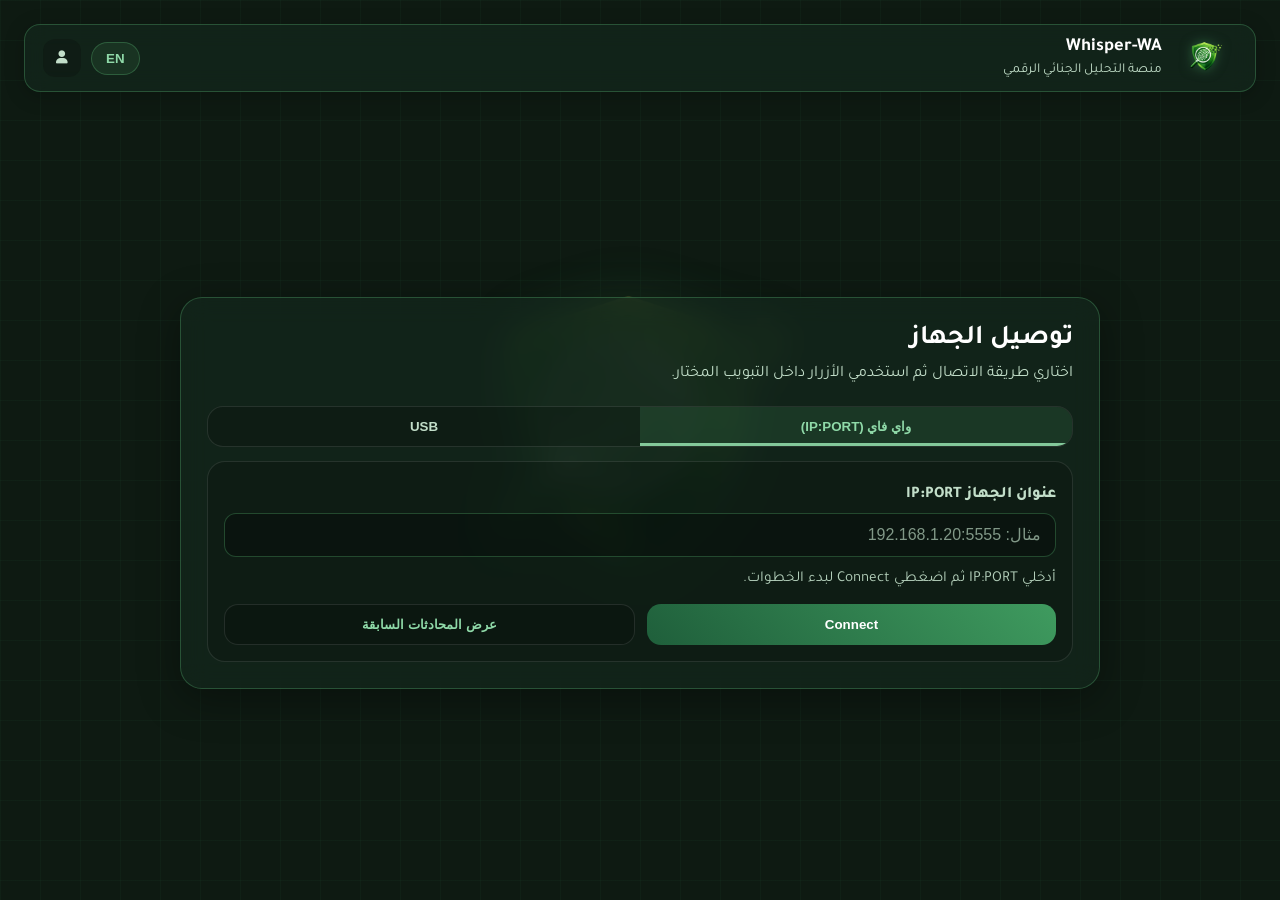
<file: connect.html>
<!DOCTYPE html>
<html lang="en" dir="ltr">
<head>
  <meta charset="UTF-8" />
  <meta name="viewport" content="width=device-width, initial-scale=1.0" />
  <title>Whisper-WA | Connect</title>

  <link rel="stylesheet" href="https://cdnjs.cloudflare.com/ajax/libs/font-awesome/6.0.0/css/all.min.css">
  <link href="https://fonts.googleapis.com/css2?family=Tajawal:wght@400;500;700&display=swap" rel="stylesheet">

  <style>
    :root{
      --primary-dark:#1f5f3b;
      --primary-mid:#3f9b5f;
      --primary-light:#5fbf7a;
      --accent-glow:#8fd9a8;

      --bg-dark:#0e1a12;

      --glass-bg: rgba(20, 40, 30, 0.65);
      --glass-border: rgba(95, 191, 122, 0.3);

      --text-white:#ffffff;
      --text-muted:#c2dec9;
    }

    *{ box-sizing:border-box; margin:0; padding:0; }
    body{
      font-family:'Tajawal',sans-serif;
      background-color: var(--bg-dark);
      color: var(--text-white);
      height:100vh;
      overflow:hidden;
      background-image:
        linear-gradient(rgba(31,95,59,0.10) 1px, transparent 1px),
        linear-gradient(90deg, rgba(31,95,59,0.10) 1px, transparent 1px);
      background-size: 40px 40px;
    }

    .animated-bg-logo{
      position: fixed;
      top:50%;
      left:50%;
      transform: translate(-50%,-50%);
      z-index:-1;
      width: 600px;
      pointer-events:none;
      opacity:0.18;
      animation: cyberGlowPulse 8s ease-in-out infinite alternate;
    }
    .animated-bg-logo img{
      width:100%;
      filter: drop-shadow(0 0 30px var(--primary-mid));
    }
    @keyframes cyberGlowPulse{
      0%{ opacity:0.12; transform: translate(-50%,-50%) scale(0.96); }
      100%{ opacity:0.28; transform: translate(-50%,-50%) scale(1.04); }
    }

    .main-container{
      display:flex;
      flex-direction:column;
      height:100vh;
      padding:24px;
      gap:18px;
      position:relative;
      z-index:1;
    }

    /* ===== Header (shared) ===== */
    .topbar{
      background: var(--glass-bg);
      border: 1px solid var(--glass-border);
      backdrop-filter: blur(12px);
      border-radius: 16px;
      padding: 12px 18px;
      display:flex;
      align-items:center;
      justify-content:space-between;
      box-shadow: 0 4px 20px rgba(0,0,0,0.22);
    }
    .left{
      display:flex;
      align-items:center;
      gap:12px;
    }
    .brand{
      display:flex;
      align-items:center;
      gap:12px;
      min-width: 240px;
    }
    .brand img{
      height:42px;
      width:auto;
      filter: drop-shadow(0 0 6px rgba(63,155,95,0.5));
    }
    .brand .title{
      display:flex;
      flex-direction:column;
      line-height:1.1;
    }
    .brand .title b{ font-size:1.15rem; }
    .brand .title span{
      color: var(--text-muted);
      font-size:0.85rem;
      margin-top:4px;
    }

    .top-actions{
      display:flex;
      align-items:center;
      gap:10px;
    }

    .lang-btn{
      background: rgba(95,191,122,0.10);
      border: 1px solid var(--glass-border);
      color: var(--accent-glow);
      padding: 8px 14px;
      border-radius: 999px;
      cursor:pointer;
      font-weight:900;
      transition:0.25s;
      user-select:none;
    }
    .lang-btn:hover{
      background: rgba(95,191,122,0.18);
      transform: translateY(-1px);
    }

    /* back button */
    .icon-btn{
      width:40px; height:40px;
      display:inline-flex; align-items:center; justify-content:center;
      border-radius:999px;
      border:1px solid rgba(255,255,255,0.10);
      background: rgba(0,0,0,0.14);
      color:#c2dec9;
      cursor:pointer;
      transition:0.25s;
    }
    .icon-btn:hover{
      background: rgba(95,191,122,0.12);
      color:#8fd9a8;
      transform: translateY(-1px);
    }

    /* dropdown */
    .dropdown{ position:relative; }
    .avatar-btn{
      width:42px; height:42px;
      border-radius:999px;
      border:1px solid rgba(95,191,122,0.35);
      background: rgba(0,0,0,0.14);
      cursor:pointer;
      display:inline-flex;
      align-items:center;
      justify-content:center;
      transition:0.25s;
      padding:0;
    }
    .avatar-btn:hover{
      background: rgba(95,191,122,0.12);
      transform: translateY(-1px);
    }
    .avatar-fallback{
      width:100%; height:100%;
      border-radius:999px;
      display:flex; align-items:center; justify-content:center;
      color:#8fd9a8;
    }
    .menu{
      position:absolute;
      top:52px;
      inset-inline-end: 0;
      min-width: 180px;
      background: rgba(20,40,30,0.92);
      border: 1px solid rgba(95,191,122,0.30);
      border-radius: 14px;
      backdrop-filter: blur(14px);
      box-shadow: 0 12px 30px rgba(0,0,0,0.35);
      padding: 8px;
      display:none;
      z-index: 9999;
    }
    .menu.open{ display:block; }

    .menu-item{
      width:100%;
      border:0;
      background: transparent;
      color:#c2dec9;
      text-decoration:none;
      display:flex;
      align-items:center;
      gap:10px;
      padding:10px 10px;
      border-radius: 12px;
      cursor:pointer;
      transition:0.2s;
      font-family: inherit;
      font-weight: 800;
      text-align: start;
    }
    .menu-item:hover{
      background: rgba(95,191,122,0.14);
      color:#8fd9a8;
    }

    /* Center card */
    .center{
      flex:1;
      display:flex;
      align-items:center;
      justify-content:center;
    }
    .card{
      width:min(920px, 95vw);
      background: var(--glass-bg);
      border: 1px solid var(--glass-border);
      backdrop-filter: blur(14px);
      border-radius: 22px;
      padding: 26px;
      box-shadow: 0 10px 40px rgba(0,0,0,0.35);
    }
    .card h1{
      font-size: 1.7rem;
      margin-bottom: 6px;
    }
    .subtitle{
      color: var(--text-muted);
      margin-bottom: 18px;
      line-height:1.6;
    }

    /* Tabs */
    .tabs{
      display:flex;
      gap:0;
      background: rgba(0,0,0,0.18);
      border: 1px solid rgba(255,255,255,0.10);
      border-radius: 16px;
      overflow:hidden;
      margin-bottom: 14px;
    }
    .tab-btn{
      flex:1;
      padding: 12px 14px;
      cursor:pointer;
      background: transparent;
      color: var(--text-muted);
      border: none;
      font-weight:900;
      transition:0.25s;
    }
    .tab-btn.active{
      background: rgba(95,191,122,0.16);
      color: var(--accent-glow);
      box-shadow: inset 0 -3px 0 rgba(143,217,168,0.9);
    }

    .tab-content{ display:none; }
    .tab-content.active{ display:block; }

    .panel{
      background: rgba(0,0,0,0.16);
      border: 1px solid rgba(255,255,255,0.10);
      border-radius: 18px;
      padding: 16px;
    }

    label{
      display:block;
      color: var(--text-muted);
      font-weight:800;
      margin: 8px 0 8px;
    }
    input{
      width:100%;
      padding: 12px 14px;
      border-radius: 12px;
      border: 1px solid var(--glass-border);
      background: rgba(0,0,0,0.24);
      color: white;
      outline:none;
      font-size: 1rem;
    }
    input::placeholder{ color: rgba(194,222,201,0.65); }

    .note{
      margin-top: 10px;
      color: rgba(194,222,201,0.92);
      font-size: 0.95rem;
      line-height:1.55;
    }

    .actions{
      display:flex;
      gap: 12px;
      margin-top: 14px;
    }
    .btn{
      flex:1;
      padding: 12px 14px;
      border-radius: 14px;
      cursor:pointer;
      font-weight:900;
      border: none;
      transition:0.25s;
      user-select:none;
    }
    .btn-primary{
      background: linear-gradient(45deg, var(--primary-dark), var(--primary-mid));
      color:white;
    }
    .btn-primary:hover{ filter: brightness(1.15); transform: translateY(-1px); }
    .btn-ghost{
      background: rgba(0,0,0,0.18);
      color: var(--accent-glow);
      border: 1px solid rgba(255,255,255,0.10);
    }
    .btn-ghost:hover{ background: rgba(95,191,122,0.12); transform: translateY(-1px); }

    .alert{
      margin-top: 16px;
      padding: 12px 14px;
      border-radius: 14px;
      border: 1px solid rgba(255,255,255,0.10);
      font-weight:900;
    }
    .alert.hidden{ display:none; }
    .alert.info{ background: rgba(63,155,95,0.12); color: var(--accent-glow); }
    .alert.success{ background: rgba(95,191,122,0.14); color: #dffbe7; }
    .alert.danger{ background: rgba(255,107,107,0.12); border-color: rgba(255,107,107,0.30); color: #ffd1d1; }

    .pwrap{
      margin-top: 12px;
      display:flex;
      align-items:center;
      gap:10px;
    }
    .pwrap.hidden{ display:none; }
    .pbar{
      flex:1;
      height: 12px;
      border-radius: 999px;
      background: rgba(0,0,0,0.20);
      border: 1px solid rgba(255,255,255,0.10);
      overflow:hidden;
    }
    .pfill{
      height:100%;
      width:0%;
      border-radius: 999px;
      background: linear-gradient(90deg, var(--primary-mid), var(--accent-glow));
      transition: width 0.3s ease;
    }
    .ptext{
      color: var(--text-muted);
      font-weight:900;
      font-size:0.9rem;
      min-width: 120px;
      text-align:end;
    }

    .logbox{
      margin-top: 14px;
      background: rgba(0,0,0,0.22);
      border: 1px solid rgba(255,255,255,0.10);
      border-radius: 18px;
      padding: 14px;
      height: 220px;
      overflow-y:auto;
      font-family: ui-monospace, SFMono-Regular, Menlo, Monaco, Consolas, "Liberation Mono", "Courier New", monospace;
    }
    .logbox.hidden{ display:none; }
    .logline{ font-size: 0.9rem; line-height: 1.55; margin-bottom: 6px; color: rgba(234,247,240,0.92); }
    .logline.success{ color:#8ff0b0; font-weight:900; }
    .logline.danger{ color:#ffb3b3; font-weight:900; }
  </style>
</head>

<body>
  <div class="animated-bg-logo">
    <img src="logo.png" alt="Background Logo">
  </div>

  <div class="main-container">

    <!-- header.html loads here -->
    <div id="header-placeholder"></div>

    <main class="center">
      <section class="card">

        <h1 id="title">Connect Device</h1>
        <p class="subtitle" id="subtitle">
          Select a connection method, then use the buttons inside the selected tab.
        </p>

        <div class="tabs">
          <button class="tab-btn active" data-tab="wifiTab" id="tabWifi">Wi-Fi (IP:PORT)</button>
          <button class="tab-btn" data-tab="usbTab" id="tabUsb">USB</button>
        </div>

        <div class="tab-content active" id="wifiTab">
          <div class="panel">
            <label for="ipInput" id="ipLabel">Device IP:PORT</label>
            <input id="ipInput" type="text" placeholder="e.g. 192.168.1.20:5555" />
            <div class="note" id="wifiNote">
              Enter the device IP:PORT, then press Connect to start the workflow.
            </div>

            <div class="actions">
              <button class="btn btn-primary" id="btnWifiConnect" type="button">Connect</button>
              <button class="btn btn-ghost" id="btnWifiPrev" type="button">View Previous Chats</button>
            </div>
          </div>
        </div>

        <div class="tab-content" id="usbTab">
          <div class="panel">
            <div class="note" id="usbNote">
              1) Connect your device using a USB cable.<br>
              2) Enable <b>USB Debugging</b> on the device.<br>
              3) Press <b>Connect</b> to start the workflow.
            </div>

            <div class="actions">
              <button class="btn btn-primary" id="btnUsbConnect" type="button">Connect</button>
              <button class="btn btn-ghost" id="btnUsbPrev" type="button">View Previous Chats</button>
            </div>
          </div>
        </div>

        <div class="alert hidden" id="alertBox"></div>

        <div class="pwrap hidden" id="pwrap">
          <div class="pbar"><div class="pfill" id="pfill"></div></div>
          <div class="ptext" id="ptext">0%</div>
        </div>

        <div class="logbox hidden" id="logbox"></div>

      </section>
    </main>

  </div>

  <script>
    // ===== CONFIG =====
    const CHAT_PAGE = "chat.html";
    const SIM_ROOTED = true;
    const SIM_USB_FOUND = true;

    // ===== HEADER INIT (FIX) =====
    function initHeaderForPage(pageName){
      const backBtn = document.getElementById("btnBack");
      const btnAccount = document.getElementById("btnAccount");
      const menu = document.getElementById("accountMenu");
      const logoutBtn = document.getElementById("menuLogout");

      if (!backBtn || !btnAccount || !menu) return;

      function setMenu(open){
        menu.classList.toggle("open", open);
        btnAccount.setAttribute("aria-expanded", open ? "true" : "false");
        menu.setAttribute("aria-hidden", open ? "false" : "true");
      }

      btnAccount.onclick = (e) => {
        e.stopPropagation();
        setMenu(!menu.classList.contains("open"));
      };

      document.addEventListener("click", () => setMenu(false));
      menu.addEventListener("click", (e) => e.stopPropagation());

      if (logoutBtn){
        logoutBtn.onclick = () => window.location.href = "index.html";
      }

      // connect.html بدون سهم
      if (pageName === "connect.html"){
        backBtn.style.display = "none";
        return;
      }

      if (pageName === "chat.html"){
        backBtn.style.display = "inline-flex";
        backBtn.onclick = () => window.location.href = "connect.html";
        return;
      }

      if (pageName === "analysis.html"){
        backBtn.style.display = "inline-flex";
        backBtn.onclick = () => window.location.href = "chat.html";
        return;
      }

      if (pageName === "reports.html"){
        backBtn.style.display = "inline-flex";
        backBtn.onclick = () => window.location.href = "chat.html";
        return;
      }

      backBtn.style.display = "none";
    }

    // ===== ELEMENTS =====
    const tabBtns = document.querySelectorAll(".tab-btn");
    const tabs = document.querySelectorAll(".tab-content");

    const ipInput = document.getElementById("ipInput");
    const alertBox = document.getElementById("alertBox");
    const logbox = document.getElementById("logbox");
    const pwrap = document.getElementById("pwrap");
    const pfill = document.getElementById("pfill");
    const ptext = document.getElementById("ptext");

    const btnWifiConnect = document.getElementById("btnWifiConnect");
    const btnWifiPrev = document.getElementById("btnWifiPrev");
    const btnUsbConnect = document.getElementById("btnUsbConnect");
    const btnUsbPrev = document.getElementById("btnUsbPrev");

    let currentLang = localStorage.getItem("lang") || "en";

    const T = {
      en: {
        topSubtitle: "Digital Forensics Platform",
        title: "Connect Device",
        subtitle: "Select a connection method, then use the buttons inside the selected tab.",
        tabWifi: "Wi-Fi (IP:PORT)",
        tabUsb: "USB",
        ipLabel: "Device IP:PORT",
        ipPH: "e.g. 192.168.1.20:5555",
        wifiNote: "Enter the device IP:PORT, then press Connect to start the workflow.",
        usbNote: "1) Connect your device using a USB cable.<br>2) Enable <b>USB Debugging</b> on the device.<br>3) Press <b>Connect</b> to start the workflow.",
        viewPrev: "View Previous Chats",
        connect: "Connect",

        aNeedIp: "Please enter IP:PORT (example: 192.168.1.20:5555).",
        aInfoWifi: "Connecting via Wi-Fi...",
        aInfoUsb: "Checking USB connection...",
        aNoUsb: "No USB device detected. Please connect the device and enable USB Debugging.",
        aNotRoot: "Device is not rooted. Root access is required to continue.",
        aStart: "Starting acquisition workflow...",
        aDone: "Completed. Redirecting to chats...",

        lWaitUsb: "[INFO] Waiting for USB device (ADB)...",
        lDetect: "[INFO] Detecting device...",
        lAdb: "[INFO] Establishing ADB connection...",
        lConnOk: "[INFO] Connection established",
        lExtract: "[INFO] Extracting WhatsApp data...",
        lRead: "[INFO] Reading database files: msgstore.db",
        lHash: "[INFO] Calculating SHA-256 hashes...",
        lDecrypt: "[INFO] Decrypting database...",
        lParse: "[INFO] Parsing messages and extracting artifacts...",
        lSuccess1: "[SUCCESS] Extraction complete!",
        lSuccess2: "[SUCCESS] Evidence integrity verified."
      },
      ar: {
        topSubtitle: "منصة التحليل الجنائي الرقمي",
        title: "توصيل الجهاز",
        subtitle: "اختاري طريقة الاتصال ثم استخدمي الأزرار داخل التبويب المختار.",
        tabWifi: "واي فاي (IP:PORT)",
        tabUsb: "USB",
        ipLabel: "عنوان الجهاز IP:PORT",
        ipPH: "مثال: 192.168.1.20:5555",
        wifiNote: "أدخلي IP:PORT ثم اضغطي Connect لبدء الخطوات.",
        usbNote: "1) وصّلي الجهاز بالكيبل.<br>2) فعّلي <b>USB Debugging</b>.<br>3) اضغطي <b>Connect</b> لبدء الخطوات.",
        viewPrev: "عرض المحادثات السابقة",
        connect: "Connect",

        aNeedIp: "اكتبي IP:PORT (مثال: 192.168.1.20:5555).",
        aInfoWifi: "جاري الاتصال عبر الواي فاي...",
        aInfoUsb: "جاري التحقق من USB...",
        aNoUsb: "لم يتم العثور على جهاز USB. تأكدي من التوصيل وتفعيل USB Debugging.",
        aNotRoot: "الجهاز غير مروّت. يلزم روت للمتابعة.",
        aStart: "بدء خطوات الاستخراج...",
        aDone: "اكتملت العملية... جارٍ الانتقال للمحادثات...",

        lWaitUsb: "[INFO] انتظار جهاز USB (ADB)...",
        lDetect: "[INFO] جاري اكتشاف الجهاز...",
        lAdb: "[INFO] جاري إنشاء اتصال ADB...",
        lConnOk: "[INFO] تم إنشاء الاتصال",
        lExtract: "[INFO] جاري استخراج بيانات واتساب...",
        lRead: "[INFO] قراءة ملفات قاعدة البيانات: msgstore.db",
        lHash: "[INFO] حساب SHA-256...",
        lDecrypt: "[INFO] فك تشفير قاعدة البيانات...",
        lParse: "[INFO] تحليل الرسائل واستخراج الأدلة...",
        lSuccess1: "[SUCCESS] اكتمل الاستخراج!",
        lSuccess2: "[SUCCESS] تم التحقق من سلامة الدليل."
      }
    };

    function sleep(ms){ return new Promise(r => setTimeout(r, ms)); }

    function showAlert(type, text){
      alertBox.classList.remove("hidden");
      alertBox.className = "alert " + type;
      alertBox.textContent = text;
    }
    function hideAlert(){
      alertBox.classList.add("hidden");
      alertBox.textContent = "";
    }
    function log(line, type=""){
      logbox.classList.remove("hidden");
      const d = document.createElement("div");
      d.className = "logline " + type;
      d.textContent = line;
      logbox.appendChild(d);
      logbox.scrollTop = logbox.scrollHeight;
    }
    function resetOutput(){
      hideAlert();
      logbox.classList.add("hidden");
      logbox.innerHTML = "";
      pwrap.classList.add("hidden");
      pfill.style.width = "0%";
      ptext.textContent = "0%";
    }
    function setProgress(p){
      pwrap.classList.remove("hidden");
      pfill.style.width = p + "%";
      ptext.textContent = p + "%";
    }

    async function runWorkflow(){
      setProgress(5);  log(T[currentLang].lDetect); await sleep(600);
      setProgress(20); log(T[currentLang].lAdb); await sleep(700);
      setProgress(30); log(T[currentLang].lConnOk); await sleep(500);
      setProgress(45); log(T[currentLang].lExtract); await sleep(700);
      setProgress(55); log(T[currentLang].lRead); await sleep(650);
      setProgress(70); log(T[currentLang].lHash); await sleep(650);
      setProgress(85); log(T[currentLang].lDecrypt); await sleep(750);
      setProgress(95); log(T[currentLang].lParse); await sleep(650);
      setProgress(100); log(T[currentLang].lSuccess1, "success");
      log(T[currentLang].lSuccess2, "success");
    }

    function disableButtons(disabled){
      btnWifiConnect.disabled = disabled;
      btnWifiPrev.disabled = disabled;
      btnUsbConnect.disabled = disabled;
      btnUsbPrev.disabled = disabled;
      tabBtns.forEach(b => b.disabled = disabled);

      const btnLang = document.getElementById("btnLang");
      if (btnLang) btnLang.disabled = disabled;
    }

    async function connectWifi(){
      resetOutput();
      const ip = ipInput.value.trim();
      if (!ip){
        showAlert("danger", T[currentLang].aNeedIp);
        return;
      }

      showAlert("info", T[currentLang].aInfoWifi);
      log(`[INFO] IP:PORT => ${ip}`);
      await sleep(400);

      if (!SIM_ROOTED){
        showAlert("danger", T[currentLang].aNotRoot);
        log("[ERROR] Root check failed.", "danger");
        return;
      }

      showAlert("info", T[currentLang].aStart);
      disableButtons(true);
      try{
        await runWorkflow();
        await sleep(600);
        showAlert("success", T[currentLang].aDone);
        await sleep(350);
        window.location.assign(CHAT_PAGE);
      } finally {
        disableButtons(false);
      }
    }

    async function connectUsb(){
      resetOutput();
      showAlert("info", T[currentLang].aInfoUsb);
      log(T[currentLang].lWaitUsb);
      await sleep(600);

      if (!SIM_USB_FOUND){
        showAlert("danger", T[currentLang].aNoUsb);
        log("[ERROR] No USB device found.", "danger");
        return;
      }

      if (!SIM_ROOTED){
        showAlert("danger", T[currentLang].aNotRoot);
        log("[ERROR] Root check failed.", "danger");
        return;
      }

      showAlert("info", T[currentLang].aStart);
      disableButtons(true);
      try{
        await runWorkflow();
        await sleep(600);
        showAlert("success", T[currentLang].aDone);
        await sleep(350);
        window.location.assign(CHAT_PAGE);
      } finally {
        disableButtons(false);
      }
    }

    tabBtns.forEach(btn => {
      btn.addEventListener("click", () => {
        tabBtns.forEach(b => b.classList.remove("active"));
        tabs.forEach(t => t.classList.remove("active"));
        btn.classList.add("active");
        document.getElementById(btn.dataset.tab).classList.add("active");
        resetOutput();
      });
    });

    function applyLang(lang){
      currentLang = lang;
      localStorage.setItem("lang", lang);

      const html = document.documentElement;
      html.lang = lang;
      html.dir = (lang === "ar") ? "rtl" : "ltr";

      const topSubtitle = document.getElementById("top-subtitle");
      const langText = document.getElementById("langText");

      if (topSubtitle) topSubtitle.textContent = T[lang].topSubtitle;
      if (langText) langText.textContent = (lang === "en") ? "AR" : "EN";

      document.getElementById("title").textContent = T[lang].title;
      document.getElementById("subtitle").textContent = T[lang].subtitle;

      document.getElementById("tabWifi").textContent = T[lang].tabWifi;
      document.getElementById("tabUsb").textContent = T[lang].tabUsb;

      document.getElementById("ipLabel").textContent = T[lang].ipLabel;
      ipInput.placeholder = T[lang].ipPH;

      document.getElementById("wifiNote").textContent = T[lang].wifiNote;
      document.getElementById("usbNote").innerHTML = T[lang].usbNote;

      btnWifiConnect.textContent = T[lang].connect;
      btnUsbConnect.textContent = T[lang].connect;

      btnWifiPrev.textContent = T[lang].viewPrev;
      btnUsbPrev.textContent = T[lang].viewPrev;

      resetOutput();
    }

    btnWifiConnect.addEventListener("click", connectWifi);
    btnUsbConnect.addEventListener("click", connectUsb);

    btnWifiPrev.addEventListener("click", () => window.location.assign(CHAT_PAGE));
    btnUsbPrev.addEventListener("click", () => window.location.assign(CHAT_PAGE));

    // ===== Load header.html + wire buttons (IMPORTANT) =====
    window.addEventListener("DOMContentLoaded", async () => {
      try{
        const res = await fetch("header.html");
        const headerHtml = await res.text();
        document.getElementById("header-placeholder").innerHTML = headerHtml;

        // ✅ بعد تحميل الهيدر: فعّل dropdown + back
        const currentPage = (location.pathname.split("/").pop() || "connect.html").toLowerCase();
        initHeaderForPage(currentPage);

        // زر اللغة بعد تحميل الهيدر
        const btnLang = document.getElementById("btnLang");
        if (btnLang){
          btnLang.addEventListener("click", () => {
            const next = (currentLang === "en") ? "ar" : "en";
            applyLang(next);
          });
        }

        applyLang(currentLang);
      } catch(e){
        console.error("Header load failed:", e);
        applyLang(currentLang);
      }
    });
  </script>
</body>
</html>
</file>
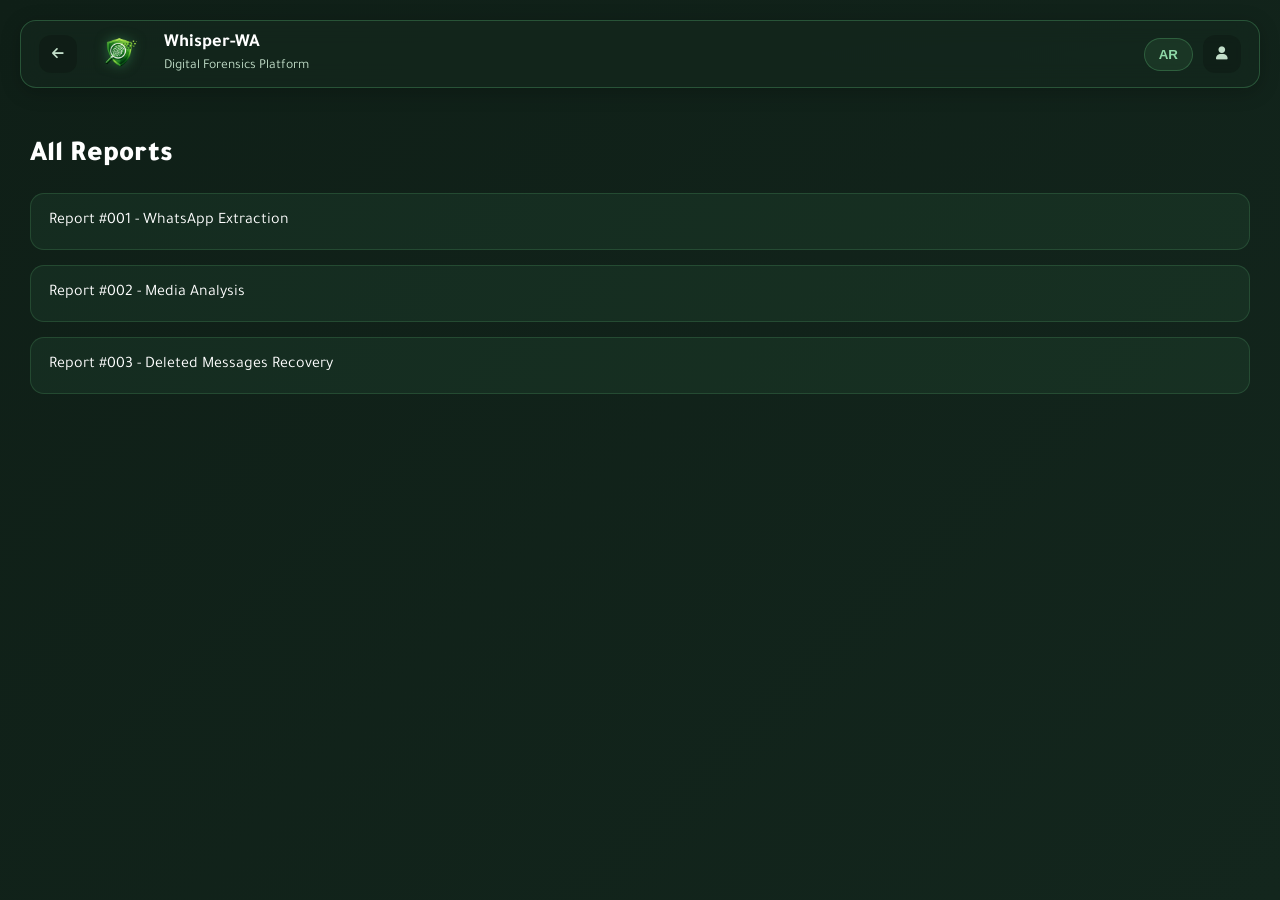
<file: reports.html>
<!DOCTYPE html>
<html lang="en">
<head>
  <meta charset="UTF-8">
  <title>All Reports</title>
  <meta name="viewport" content="width=device-width, initial-scale=1.0">

  <link href="https://fonts.googleapis.com/css2?family=Tajawal:wght@400;700;900&display=swap" rel="stylesheet">

  <style>
    body{
      margin:0;
      font-family: 'Tajawal', sans-serif;
      background: linear-gradient(135deg,#0f1f17,#13261d);
      color:white;
      min-height:100vh;
    }

    #header-container{
      padding:20px;
    }

    .page-content{
      padding:30px;
    }

    .page-title{
      font-size:1.8rem;
      font-weight:900;
      margin-bottom:20px;
    }

    .report-card{
      background: rgba(95,191,122,0.08);
      border:1px solid rgba(95,191,122,0.2);
      padding:18px;
      border-radius:14px;
      margin-bottom:15px;
      transition:0.25s;
    }

    .report-card:hover{
      background: rgba(95,191,122,0.15);
      transform:translateY(-3px);
    }

  </style>
</head>

<body>

  <!-- الهيدر يتحمل هنا -->
  <div id="header-container"></div>

  <div class="page-content">
    <div class="page-title" id="reportsTitle">All Reports</div>

    <div class="report-card">Report #001 - WhatsApp Extraction</div>
    <div class="report-card">Report #002 - Media Analysis</div>
    <div class="report-card">Report #003 - Deleted Messages Recovery</div>
  </div>


<script>
/* ==========================
   تحميل الهيدر
========================== */
fetch("./header.html", { cache: "no-store" })
  .then(res => res.text())
  .then(data => {
    document.getElementById("header-container").innerHTML = data;
    activateHeaderButtons();
  });


/* ==========================
   تفعيل الأزرار من صفحة الريپورتس
========================== */
function activateHeaderButtons(){

  const btnBack = document.getElementById("btnBack");
  const btnLang = document.getElementById("btnLang");
  const langText = document.getElementById("langText");
  const subtitle = document.getElementById("top-subtitle");
  const reportsTitle = document.getElementById("reportsTitle");

  /* ===== زر الرجوع ===== */
  if (btnBack){
    btnBack.addEventListener("click", ()=>{
      if (window.history.length > 1){
        window.history.back();
      } else {
        window.location.href = "index.html";
      }
    });
  }

  /* ===== اللغة ===== */
  function applyLanguage(lang){

    if (lang === "ar"){
      document.documentElement.lang = "ar";
      document.body.setAttribute("dir","rtl");

      if (langText) langText.innerText = "EN";
      if (subtitle) subtitle.innerText = "منصة الأدلة الجنائية الرقمية";
      if (reportsTitle) reportsTitle.innerText = "جميع التقارير";

    } else {
      document.documentElement.lang = "en";
      document.body.setAttribute("dir","ltr");

      if (langText) langText.innerText = "AR";
      if (subtitle) subtitle.innerText = "Digital Forensics Platform";
      if (reportsTitle) reportsTitle.innerText = "All Reports";
    }

    localStorage.setItem("siteLang", lang);
  }

  // تحميل اللغة المحفوظة
  const savedLang = localStorage.getItem("siteLang") || "en";
  applyLanguage(savedLang);

  // عند الضغط
  if (btnLang){
    btnLang.addEventListener("click", ()=>{
      const current = localStorage.getItem("siteLang") || "en";
      const newLang = current === "en" ? "ar" : "en";
      applyLanguage(newLang);
    });
  }

}
</script>

</body>
</html>
</file>
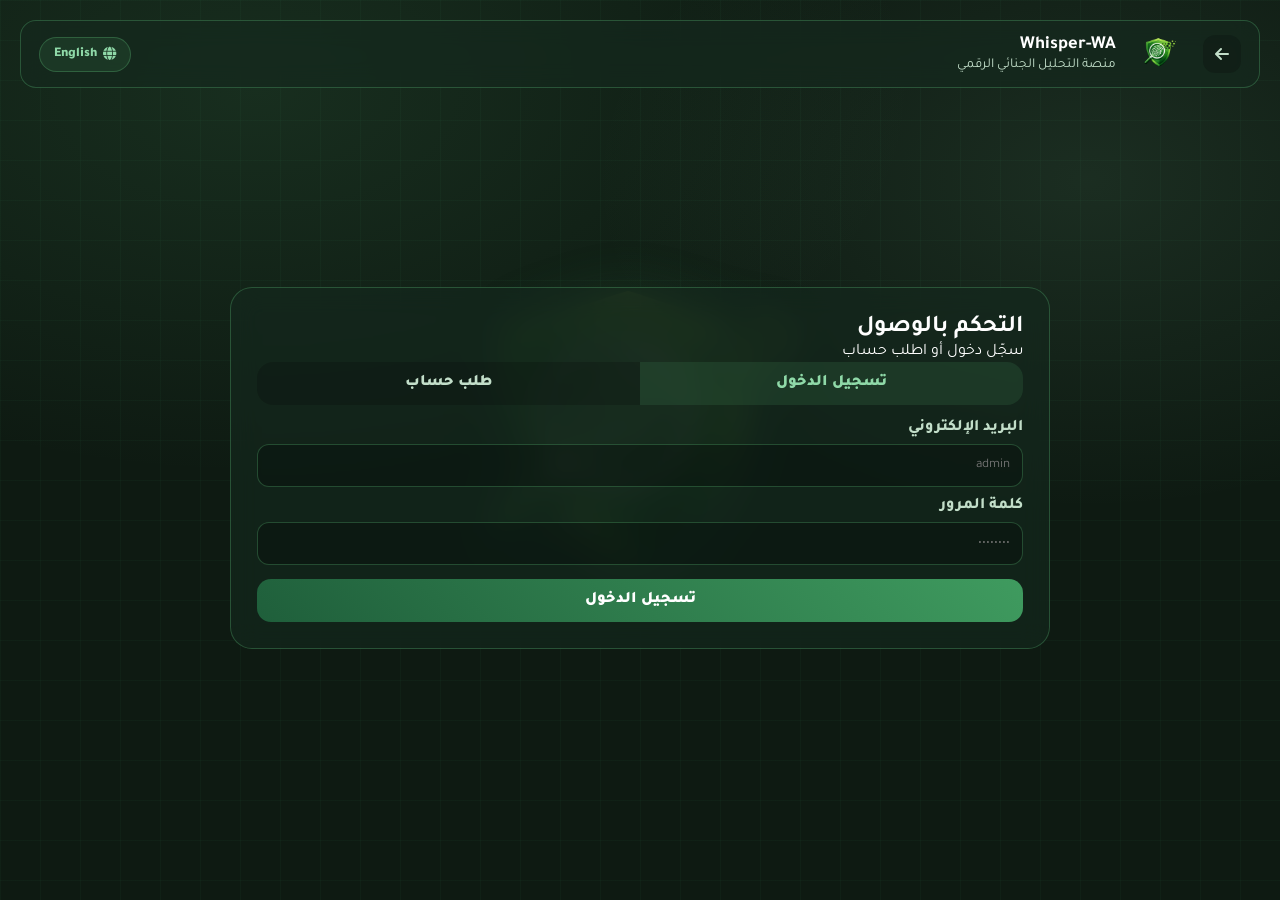
<file: Frontend/admin.html>
<!DOCTYPE html>
<html lang="en" dir="ltr">
<head>
  <meta charset="UTF-8" />
  <meta name="viewport" content="width=device-width, initial-scale=1.0" />
  <title>Whisper-WA | Admin Dashboard</title>

  <link rel="stylesheet" href="https://cdnjs.cloudflare.com/ajax/libs/font-awesome/6.0.0/css/all.min.css">
  <link href="https://fonts.googleapis.com/css2?family=Tajawal:wght@400;500;700;900&display=swap" rel="stylesheet">

  <style>
    :root{
      --primary-dark:#1f5f3b;
      --primary-mid:#3f9b5f;
      --primary-light:#5fbf7a;
      --accent-glow:#8fd9a8;
      --bg-dark:#0e1a12;
      --glass-bg: rgba(20, 40, 30, 0.65);
      --glass-border: rgba(95, 191, 122, 0.3);
      --text-white:#ffffff;
      --text-muted:#c2dec9;
    }
    *{ box-sizing:border-box; margin:0; padding:0; }
    body{
      font-family:'Tajawal',sans-serif;
      background-color: var(--bg-dark);
      color: var(--text-white);
      min-height:100vh;
      overflow-x:hidden;
      background-image:
        linear-gradient(rgba(31, 95, 59, 0.10) 1px, transparent 1px),
        linear-gradient(90deg, rgba(31, 95, 59, 0.10) 1px, transparent 1px);
      background-size: 40px 40px;
    }
    .animated-bg-logo{
      position: fixed; top:50%; left:50%;
      transform: translate(-50%,-50%);
      z-index:-1; width: 650px;
      pointer-events:none; opacity:0.15;
      animation: cyberGlowPulse 8s ease-in-out infinite alternate;
    }
    .animated-bg-logo img{
      width:100%; height:auto;
      filter: drop-shadow(0 0 30px var(--primary-mid));
    }
    @keyframes cyberGlowPulse{
      0%{ opacity:0.10; transform: translate(-50%,-50%) scale(0.95); }
      100%{ opacity:0.25; transform: translate(-50%,-50%) scale(1.05); }
    }
    .main-container{
      max-width: 1400px; margin: 0 auto; padding: 24px;
      display:flex; flex-direction:column; gap: 20px;
    }
    .page-header{
      background: var(--glass-bg);
      border: 1px solid var(--glass-border);
      backdrop-filter: blur(14px);
      border-radius: 18px; padding: 20px 24px;
      display: flex; justify-content: space-between;
      align-items: center;
      box-shadow: 0 4px 20px rgba(0,0,0,0.25);
    }
    .header-left h1{ font-size: 1.8rem; margin-bottom: 4px; color: var(--primary-light); }
    .header-left p{ color: var(--text-muted); font-size: 0.95rem; }
    .stats-grid{
      display: grid;
      grid-template-columns: repeat(auto-fit, minmax(240px, 1fr));
      gap: 16px;
    }
    .stat-card{
      background: var(--glass-bg);
      border: 1px solid var(--glass-border);
      backdrop-filter: blur(14px);
      border-radius: 18px; padding: 20px;
      box-shadow: 0 4px 20px rgba(0,0,0,0.25);
    }
    .stat-card .icon{
      width: 48px; height: 48px; border-radius: 12px;
      background: rgba(95,191,122,0.15);
      display: flex; align-items: center; justify-content: center;
      color: var(--accent-glow); font-size: 1.4rem; margin-bottom: 12px;
    }
    .stat-card .value{ font-size: 2rem; font-weight: 900; margin-bottom: 4px; }
    .stat-card .label{ color: var(--text-muted); font-size: 0.9rem; }
    .panel{
      background: var(--glass-bg);
      border: 1px solid var(--glass-border);
      backdrop-filter: blur(14px);
      border-radius: 18px;
      box-shadow: 0 10px 40px rgba(0,0,0,0.25);
      padding: 20px; overflow: hidden;
    }
    .panel-header{
      display: flex; justify-content: space-between;
      align-items: center; margin-bottom: 16px;
      padding-bottom: 12px;
      border-bottom: 1px solid rgba(255,255,255,0.1);
    }
    .panel-header h3{
      font-size: 1.3rem; color: var(--primary-light);
      display: flex; align-items: center; gap: 10px;
    }
    .badge{
      display: inline-flex; align-items: center;
      justify-content: center; min-width: 24px;
      height: 24px; padding: 0 8px;
      border-radius: 999px; font-size: 0.8rem;
      font-weight: 900;
      background: rgba(255,193,7,0.2);
      color: #ffe7a6;
      border: 1px solid rgba(255,193,7,0.3);
    }
    .request-card{
      background: rgba(0,0,0,0.18);
      border: 1px solid rgba(255,255,255,0.08);
      border-radius: 14px; padding: 16px;
      margin-bottom: 12px; transition: 0.25s;
    }
    .request-card:hover{
      background: rgba(95,191,122,0.08);
      border-color: rgba(95,191,122,0.2);
    }
    .request-header{
      display: flex; justify-content: space-between;
      align-items: flex-start; margin-bottom: 10px;
    }
    .request-info h4{
      font-size: 1.05rem; margin-bottom: 4px; color: white;
    }
    .request-info .email{
      color: var(--accent-glow); font-size: 0.9rem; margin-bottom: 4px;
    }
    .request-info .meta{ color: var(--text-muted); font-size: 0.85rem; }
    .request-reason{
      background: rgba(0,0,0,0.2);
      border-left: 3px solid var(--primary-mid);
      padding: 10px 12px; border-radius: 8px;
      margin: 10px 0; font-size: 0.9rem;
      line-height: 1.5; color: rgba(255,255,255,0.9);
    }
    .request-actions{ display: flex; gap: 8px; margin-top: 12px; }
    .btn-small{
      padding: 8px 16px; border-radius: 10px;
      border: none; cursor: pointer;
      font-weight: 800; font-family: inherit;
      font-size: 0.85rem; transition: 0.25s;
      display: inline-flex; align-items: center; gap: 6px;
    }
    .btn-approve{
      background: rgba(95,191,122,0.2); color: #d8ffe4;
      border: 1px solid rgba(95,191,122,0.3);
    }
    .btn-approve:hover{
      background: rgba(95,191,122,0.35); transform: translateY(-1px);
    }
    .btn-reject{
      background: rgba(255,107,107,0.2); color: #ffd1d1;
      border: 1px solid rgba(255,107,107,0.3);
    }
    .btn-reject:hover{
      background: rgba(255,107,107,0.35); transform: translateY(-1px);
    }
    .user-table-wrap{
      overflow-x: auto; border-radius: 12px;
      border: 1px solid rgba(255,255,255,0.08);
      background: rgba(0,0,0,0.18);
    }
    .user-table{
      width: 100%; border-collapse: collapse; min-width: 600px;
    }
    .user-table thead th{
      background: rgba(20, 40, 30, 0.95);
      color: var(--primary-light);
      font-size: 0.9rem; text-align: left;
      padding: 12px 16px;
      border-bottom: 1px solid rgba(255,255,255,0.08);
    }
    .user-table tbody td{
      padding: 12px 16px; font-size: 0.9rem;
      border-bottom: 1px solid rgba(255,255,255,0.06);
      color: var(--text-white);
    }
    .user-table tbody tr:hover{ background: rgba(95, 191, 122, 0.08); }
    .empty-state{
      padding: 40px; text-align: center;
      color: var(--text-muted); font-size: 0.95rem;
    }
    .empty-state i{
      font-size: 3rem; margin-bottom: 12px; opacity: 0.3;
    }
    .alert{
      padding: 12px 16px; border-radius: 12px;
      margin-bottom: 16px; font-weight: 800; display: none;
    }
    .alert.show{ display: block; }
    .alert.success{
      background: rgba(95,191,122,0.2); color: #d8ffe4;
      border: 1px solid rgba(95,191,122,0.3);
    }
    .alert.info{
      background: rgba(99,179,237,0.2); color: #d1e7ff;
      border: 1px solid rgba(99,179,237,0.3);
    }
    .alert.danger{
      background: rgba(255,107,107,0.2); color: #ffd1d1;
      border: 1px solid rgba(255,107,107,0.3);
    }
  </style>
</head>

<body>
  <div class="animated-bg-logo">
    <img src="logo.png" alt="Background Logo">
  </div>

  <div class="main-container">
    <div id="header-placeholder"></div>

    <header class="page-header">
      <div class="header-left">
        <h1><i class="fa-solid fa-shield-halved"></i> Admin Dashboard</h1>
        <p>Manage user access requests and active accounts</p>
      </div>
    </header>

    <div id="alertBox" class="alert"></div>

    <div class="stats-grid">
      <div class="stat-card">
        <div class="icon"><i class="fa-solid fa-clock"></i></div>
        <div class="value" id="statPending">0</div>
        <div class="label">Pending Requests</div>
      </div>
      <div class="stat-card">
        <div class="icon"><i class="fa-solid fa-user-check"></i></div>
        <div class="value" id="statActive">0</div>
        <div class="label">Active Users</div>
      </div>
      <div class="stat-card">
        <div class="icon"><i class="fa-solid fa-user-xmark"></i></div>
        <div class="value" id="statRejected">0</div>
        <div class="label">Rejected</div>
      </div>
      <div class="stat-card">
        <div class="icon"><i class="fa-solid fa-chart-line"></i></div>
        <div class="value" id="statTotal">0</div>
        <div class="label">Total</div>
      </div>
    </div>

    <section class="panel">
      <div class="panel-header">
        <h3>
          <i class="fa-solid fa-hourglass-half"></i> 
          Pending Requests 
          <span class="badge" id="badgePending">0</span>
        </h3>
      </div>
      <div id="pendingRequestsContainer"></div>
    </section>

    <section class="panel">
      <div class="panel-header">
        <h3><i class="fa-solid fa-users"></i> Active Users</h3>
      </div>
      <div class="user-table-wrap">
        <table class="user-table">
          <thead>
            <tr>
              <th>Name</th>
              <th>Email</th>
              <th>Job Title</th>
              <th>Department</th>
              <th>Status</th>
            </tr>
          </thead>
          <tbody id="activeUsersTable"></tbody>
        </table>
      </div>
    </section>

  </div>

<script>
const _role = localStorage.getItem("userRole");
if(!_role) window.location.href = "auth.html"; 
else if(_role !== "admin") window.location.href = "connect.html";

// ✅ TEMPORARY: Using localStorage (no backend required)
// Switch back to API when backend is ready

let pendingRequests = [];
let allUsers = [];

function loadPendingRequests() {
  try {
    const requests = JSON.parse(localStorage.getItem("accountRequests") || "[]");
    pendingRequests = requests.filter(r => r.status === "pending");
  } catch(e) {
    console.error('Failed to load pending requests:', e);
    pendingRequests = [];
  }
}

function loadAllUsers() {
  try {
    allUsers = JSON.parse(localStorage.getItem("activeUsers") || "[]");
  } catch(e) {
    console.error('Failed to load users:', e);
    allUsers = [];
  }
}

function showAlert(type, message){
  const alertBox = document.getElementById("alertBox");
  alertBox.className = `alert ${type} show`;
  alertBox.innerHTML = `<i class="fa-solid fa-${type === 'success' ? 'check-circle' : type === 'danger' ? 'exclamation-circle' : 'info-circle'}"></i> ${message}`;
  setTimeout(() => alertBox.classList.remove("show"), 4000);
}

function updateStats(){
  const pending = pendingRequests.length;
  const active = allUsers.filter(u => u.status === 'active').length;
  
  // حساب المرفوضة
  let rejected = 0;
  try {
    const allRequests = JSON.parse(localStorage.getItem("accountRequests") || "[]");
    rejected = allRequests.filter(r => r.status === 'rejected').length;
  } catch(e) {}
  
  document.getElementById("statPending").textContent = pending;
  document.getElementById("statActive").textContent = active;
  document.getElementById("statRejected").textContent = rejected;
  document.getElementById("statTotal").textContent = pending + rejected;
  document.getElementById("badgePending").textContent = pending;
}

function renderPendingRequests(){
  const container = document.getElementById("pendingRequestsContainer");
  if(pendingRequests.length === 0){
    container.innerHTML = `
      <div class="empty-state">
        <i class="fa-solid fa-inbox"></i>
        <p>No pending requests at the moment.</p>
      </div>`;
    return;
  }
  container.innerHTML = pendingRequests.map(req => `
    <div class="request-card">
      <div class="request-header">
        <div class="request-info">
          <h4>${req.name}</h4>
          <div class="email"><i class="fa-solid fa-envelope"></i> ${req.email}</div>
          <div class="meta">
            <i class="fa-solid fa-briefcase"></i> ${req.job_title} 
            ${req.department ? `• ${req.department}` : ""}
            <br>
            <i class="fa-solid fa-clock"></i> Submitted: ${new Date(req.submitted_at).toLocaleString()}
          </div>
        </div>
      </div>
      <div class="request-reason"><strong>Reason:</strong><br>${req.reason}</div>
      <div class="request-actions">
        <button class="btn-small btn-approve" onclick="approveRequest(${req.id})">
          <i class="fa-solid fa-check"></i> Approve
        </button>
        <button class="btn-small btn-reject" onclick="rejectRequest(${req.id})">
          <i class="fa-solid fa-xmark"></i> Reject
        </button>
      </div>
    </div>
  `).join("");
}

function renderActiveUsers(){
  const tbody = document.getElementById("activeUsersTable");
  const activeUsers = allUsers.filter(u => u.status === 'active' && u.role !== 'admin');
  if(activeUsers.length === 0){
    tbody.innerHTML = `
      <tr>
        <td colspan="5" style="text-align:center; padding:40px; color:var(--text-muted);">
          <i class="fa-solid fa-users-slash" style="font-size:2rem; opacity:0.3; display:block; margin-bottom:10px;"></i>
          No active users yet.
        </td>
      </tr>`;
    return;
  }
  tbody.innerHTML = activeUsers.map(user => `
    <tr>
      <td><strong>${user.name}</strong></td>
      <td>${user.email}</td>
      <td>${user.job_title || '---'}</td>
      <td>${user.department || '---'}</td>
      <td><span style="color: var(--accent-glow);">Active</span></td>
    </tr>
  `).join("");
}

async function approveRequest(id){
  try {
    // جلب جميع الطلبات
    const requests = JSON.parse(localStorage.getItem("accountRequests") || "[]");
    const request = requests.find(r => r.id === id);
    
    if (!request) {
      showAlert("danger", "Request not found!");
      return;
    }
    
    // تحديث حالة الطلب
    request.status = "approved";
    request.reviewed_at = new Date().toISOString();
    localStorage.setItem("accountRequests", JSON.stringify(requests));
    
    // إضافة المستخدم للقائمة النشطة
    const activeUsers = JSON.parse(localStorage.getItem("activeUsers") || "[]");
    activeUsers.push({
      id: Date.now(),
      name: request.name,
      email: request.email,
      job_title: request.job_title,
      department: request.department || "---",
      role: "user",
      status: "active",
      created_at: new Date().toISOString()
    });
    localStorage.setItem("activeUsers", JSON.stringify(activeUsers));
    
    showAlert("success", `✓ Request approved! User created.`);
    await refresh();
    
  } catch(e) {
    console.error('Approve error:', e);
    showAlert("danger", `Failed: ${e.message}`);
  }
}

async function rejectRequest(id){
  try {
    // جلب جميع الطلبات
    const requests = JSON.parse(localStorage.getItem("accountRequests") || "[]");
    const request = requests.find(r => r.id === id);
    
    if (!request) {
      showAlert("danger", "Request not found!");
      return;
    }
    
    // تحديث حالة الطلب
    request.status = "rejected";
    request.reviewed_at = new Date().toISOString();
    localStorage.setItem("accountRequests", JSON.stringify(requests));
    
    showAlert("info", `Request rejected.`);
    await refresh();
    
  } catch(e) {
    console.error('Reject error:', e);
    showAlert("danger", `Failed: ${e.message}`);
  }
}

function refresh(){
  loadPendingRequests();
  loadAllUsers();
  updateStats();
  renderPendingRequests();
  renderActiveUsers();
}

function setupAdminHeader(){
  const btnAccount = document.getElementById("btnAccount");
  const menu = document.getElementById("accountMenu");
  const logoutBtn = document.getElementById("menuLogout");
  const menuAdmin = document.getElementById("menuAdmin");
  const backBtn = document.getElementById("btnBack");
  if (!btnAccount || !menu) return;
  if(menuAdmin) menuAdmin.classList.add("show");
  btnAccount.onclick = (e) => { e.stopPropagation(); menu.classList.toggle("open"); };
  document.onclick = () => { if(menu.classList.contains("open")) menu.classList.remove("open"); };
  menu.onclick = (e) => e.stopPropagation();
  if (logoutBtn) logoutBtn.onclick = () => { localStorage.removeItem("userRole"); window.location.href = "index.html"; };
  if(backBtn){ backBtn.style.display = "inline-flex"; backBtn.onclick = () => window.location.href = "chat.html"; }
}

window.addEventListener("DOMContentLoaded", async () => {
  try {
    const res = await fetch("header.html");
    const headerHtml = await res.text();
    const placeholder = document.getElementById("header-placeholder");
    if(placeholder) placeholder.innerHTML = headerHtml;
    setTimeout(() => { 
      setupAdminHeader(); 
      refresh(); // ✅ No await needed now
    }, 300);
  } catch (e) {
    console.error("❌ Error:", e);
    refresh(); // ✅ No await needed now
  }
});
</script>
</body>
</html>
</file>
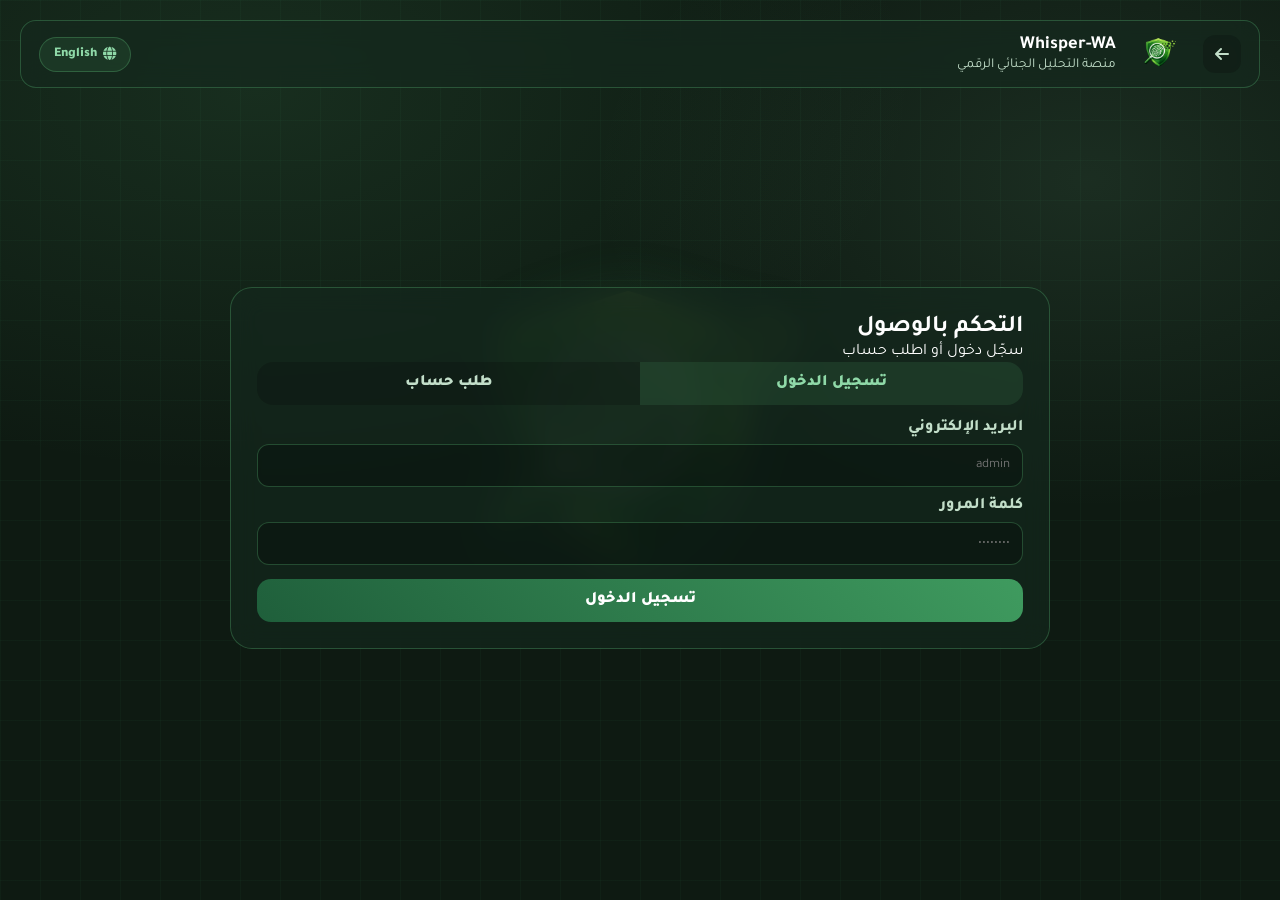
<file: Frontend/analysis.html>
<!DOCTYPE html>
<html lang="ar" dir="rtl">
<head>
  <meta charset="UTF-8" />
  <meta name="viewport" content="width=device-width, initial-scale=1.0" />
  <title>Whisper-WA | التحليل</title>

  <link rel="stylesheet" href="https://cdnjs.cloudflare.com/ajax/libs/font-awesome/6.0.0/css/all.min.css">
  <link href="https://fonts.googleapis.com/css2?family=Tajawal:wght@400;500;700&display=swap" rel="stylesheet">

  <style>
    :root{
      --primary-dark:#1f5f3b;
      --primary-mid:#3f9b5f;
      --primary-light:#5fbf7a;
      --accent-glow:#8fd9a8;

      --bg-dark:#0e1a12;

      --glass-bg: rgba(20, 40, 30, 0.65);
      --glass-border: rgba(95, 191, 122, 0.3);

      --text-white:#ffffff;
      --text-muted:#c2dec9;
    }

    *{ box-sizing:border-box; margin:0; padding:0; }

    body{
      font-family:'Tajawal',sans-serif;
      background-color: var(--bg-dark);
      color: var(--text-white);
      min-height:100vh;
      overflow-x:hidden;
      background-image:
        linear-gradient(rgba(31, 95, 59, 0.10) 1px, transparent 1px),
        linear-gradient(90deg, rgba(31, 95, 59, 0.10) 1px, transparent 1px);
      background-size: 40px 40px;
    }

    .animated-bg-logo{
      position: fixed;
      top:50%;
      left:50%;
      transform: translate(-50%,-50%);
      z-index:-1;
      width: 650px;
      pointer-events:none;
      opacity:0.18;
      animation: cyberGlowPulse 8s ease-in-out infinite alternate;
    }

    .animated-bg-logo img{
      width:100%;
      height:auto;
      filter: drop-shadow(0 0 30px var(--primary-mid));
    }

    @keyframes cyberGlowPulse{
      0%{ opacity:0.12; transform: translate(-50%,-50%) scale(0.95); }
      100%{ opacity:0.32; transform: translate(-50%,-50%) scale(1.05); }
    }

    .main-container{
      max-width: 1200px;
      margin: 0 auto;
      padding: 22px;
      display:flex;
      flex-direction:column;
      gap: 18px;
    }

    .grid{
      display:grid;
      grid-template-columns: repeat(12, 1fr);
      gap: 16px;
    }

    .panel{
      background: var(--glass-bg);
      border: 1px solid var(--glass-border);
      backdrop-filter: blur(14px);
      border-radius: 18px;
      box-shadow: 0 10px 40px rgba(0,0,0,0.25);
      padding: 16px;
      overflow:hidden;
    }

    .panel-title{
      display:flex;
      align-items:center;
      justify-content:space-between;
      gap: 10px;
      margin-bottom: 12px;
      padding-bottom: 10px;
      border-bottom: 1px solid rgba(255,255,255,0.08);
    }

    .panel-title h4{
      font-size: 1rem;
      color: var(--primary-light);
      display:inline-flex;
      align-items:center;
      gap: 10px;
    }

    .muted{
      color: var(--text-muted);
      font-size: 0.85rem;
    }

    .stat-grid{
      display:grid;
      grid-template-columns: repeat(4, 1fr);
      gap: 12px;
    }

    @media(max-width: 980px){
      .stat-grid{ grid-template-columns: repeat(2, 1fr);}
    }

    @media(max-width: 560px){
      .stat-grid{ grid-template-columns: 1fr;}
    }

    .stat{
      background: rgba(0,0,0,0.18);
      border: 1px solid rgba(255,255,255,0.08);
      border-radius: 14px;
      padding: 12px;
      display:flex;
      flex-direction:column;
      gap:6px;
    }

    .stat .label{
      color: var(--text-muted);
      font-size: 0.82rem;
    }

    .stat .value{
      font-size: 1.25rem;
      font-weight: 700;
    }

    .stat .sub{
      color: rgba(255,255,255,0.75);
      font-size: 0.82rem;
    }

    .list{
      display:flex;
      flex-direction:column;
      gap: 10px;
      max-height: 280px;
      overflow:auto;
      padding-left: 2px;
    }

    .item{
      background: rgba(0,0,0,0.18);
      border: 1px solid rgba(255,255,255,0.08);
      border-radius: 12px;
      padding: 10px 12px;
      display:flex;
      flex-direction:column;
      gap: 6px;
    }

    .item .row{
      display:flex;
      align-items:center;
      justify-content:space-between;
      gap: 10px;
      flex-wrap: wrap;
    }

    .pill{
      display:inline-flex;
      align-items:center;
      gap: 6px;
      padding: 5px 10px;
      border-radius: 999px;
      font-size: 0.78rem;
      border: 1px solid rgba(255,255,255,0.12);
      color: var(--accent-glow);
      background: rgba(95,191,122,0.12);
      white-space: nowrap;
    }

    .danger{
      background: rgba(255, 77, 77, 0.12);
      color:#ffd0d0;
      border-color: rgba(255,77,77,0.25);
    }

    .warn{
      background: rgba(255, 193, 7, 0.12);
      color:#ffe7a6;
      border-color: rgba(255,193,7,0.25);
    }

    .ok{
      background: rgba(95,191,122,0.12);
      color:#d8ffe4;
      border-color: rgba(95,191,122,0.25);
    }

    .mono{
      font-family: ui-monospace, SFMono-Regular, Menlo, Monaco, Consolas, "Liberation Mono", "Courier New", monospace;
      font-size: 0.85rem;
      color: rgba(255,255,255,0.88);
      overflow-wrap:anywhere;
    }

    .loading-box,
    .error-box{
      background: rgba(0,0,0,0.18);
      border: 1px solid rgba(255,255,255,0.08);
      border-radius: 14px;
      padding: 14px;
      margin-bottom: 8px;
    }

    .error-box{
      border-color: rgba(255,77,77,0.35);
      color: #ffd0d0;
    }

    .col-12{ grid-column: span 12; }
    .col-6{ grid-column: span 6; }

    @media(max-width: 980px){
      .col-6{ grid-column: span 12; }
    }
  </style>
</head>

<body>
  <div class="animated-bg-logo">
    <img src="logo.png" alt="Background Logo">
  </div>

  <div class="main-container">
    <div id="header-placeholder"></div>

    <div id="pageMessage"></div>

    <div class="grid">
      <section class="panel col-12">
        <div class="panel-title">
          <h4><i class="fa-solid fa-chart-simple"></i> <span id="txt-summary-title">ملخص عام</span></h4>
        </div>
        <div class="stat-grid" id="summaryStats"></div>
      </section>

      <section class="panel col-6">
        <div class="panel-title">
          <h4><i class="fa-solid fa-clock"></i> <span id="txt-activity-title">نمط النشاط</span></h4>
        </div>
        <div class="list" id="activityList"></div>
      </section>

      <section class="panel col-6">
        <div class="panel-title">
          <h4><i class="fa-solid fa-triangle-exclamation"></i> <span id="txt-flags-title">مؤشرات مبدئية</span></h4>
        </div>
        <div class="list" id="flagsList"></div>
      </section>

      <section class="panel col-6">
        <div class="panel-title">
          <h4><i class="fa-solid fa-link"></i> <span id="txt-urls-title">الروابط المستخرجة</span></h4>
          <span class="pill" id="urlsCountPill">0</span>
        </div>
        <div class="list" id="urlsList"></div>
      </section>

      <section class="panel col-6">
        <div class="panel-title">
          <h4><i class="fa-solid fa-hashtag"></i> <span id="txt-numbers-title">الأرقام المستخرجة</span></h4>
          <span class="pill" id="numbersCountPill">0</span>
        </div>
        <div class="list" id="numbersList"></div>
      </section>

      <section class="panel col-12">
        <div class="panel-title">
          <h4><i class="fa-solid fa-magnifying-glass"></i> <span id="txt-keywords-title">كلمات مهمة</span></h4>
          <span class="muted" id="txt-keywords-note">Hits</span>
        </div>
        <div class="list" id="keywordsList"></div>
      </section>
    </div>
  </div>

  <script>
    let currentLang = localStorage.getItem("lang") || "ar";

    const UI = {
      ar: {
        title: "Whisper-WA | التحليل",
        topSubtitle: "منصة التحليل الجنائي الرقمي",
        summaryTitle: "ملخص عام",
        activityTitle: "نمط النشاط",
        flagsTitle: "مؤشرات مبدئية",
        urlsTitle: "الروابط المستخرجة",
        numbersTitle: "الأرقام المستخرجة",
        keywordsTitle: "كلمات مهمة",
        keywordsNote: "Hits",
        s_total: "عدد الرسائل",
        s_first: "أول تواصل",
        s_last: "آخر تواصل",
        s_artifacts: "Artifacts",
        s_sent: "مرسل",
        s_recv: "مستلم",
        times: "مرة",
        links: "روابط",
        numbers: "أرقام",
        hits: "Hits",
        a_peak_hour: "أكثر ساعة نشاط",
        a_peak_day: "أكثر يوم نشاط",
        a_duration: "مدة التواصل",
        a_ratio: "مرسل / مستلم",
        p_important: "مهم",
        p_warn: "تنبيه",
        p_ok: "مقبول",
        no_urls: "لا توجد روابط.",
        no_numbers: "لا توجد أرقام.",
        no_keywords: "لا توجد كلمات مطابقة.",
        no_flags: "لا توجد مؤشرات حالياً.",
        no_activity: "لا توجد بيانات نشاط.",
        loading: "جاري تحميل التحليل...",
        failed: "تعذر تحميل التحليل.",
        not_found: "لم يتم العثور على تقرير التحليل. شغلي workflow أول."
      },
      en: {
        title: "Whisper-WA | Analysis",
        topSubtitle: "Digital Forensics Platform",
        summaryTitle: "Overview",
        activityTitle: "Activity Pattern",
        flagsTitle: "Initial Flags",
        urlsTitle: "Extracted URLs",
        numbersTitle: "Extracted Numbers",
        keywordsTitle: "Important Keywords",
        keywordsNote: "Hits",
        s_total: "Total Messages",
        s_first: "First Contact",
        s_last: "Last Contact",
        s_artifacts: "Artifacts",
        s_sent: "Sent",
        s_recv: "Received",
        times: "times",
        links: "URLs",
        numbers: "Numbers",
        hits: "Hits",
        a_peak_hour: "Most active hour",
        a_peak_day: "Most active day",
        a_duration: "Communication span",
        a_ratio: "Sent / Received",
        p_important: "Important",
        p_warn: "Warning",
        p_ok: "OK",
        no_urls: "No URLs found.",
        no_numbers: "No numbers found.",
        no_keywords: "No matching keywords.",
        no_flags: "No flags for now.",
        no_activity: "No activity data.",
        loading: "Loading analysis...",
        failed: "Failed to load analysis.",
        not_found: "Analysis report not found. Run workflow first."
      }
    };

    let raw = {
      summary: {},
      activity: [],
      flags: [],
      urls: [],
      numbers: [],
      keywords: []
    };

    function setPill(el, text){
      if(el) el.textContent = text;
    }

    function showMessage(type, text){
      const box = document.getElementById("pageMessage");
      if(!box) return;

      if(!text){
        box.innerHTML = "";
        return;
      }

      box.innerHTML = `<div class="${type === 'error' ? 'error-box' : 'loading-box'}">${text}</div>`;
    }

    function renderSummary(s){
      const t = UI[currentLang];
      const wrap = document.getElementById("summaryStats");
      wrap.innerHTML = "";

      const totalMessages = s.total_messages || 0;
      const sent = s.sent || 0;
      const received = s.received || 0;
      const firstContact = s.first_contact || "-";
      const lastContact = s.last_contact || "-";
      const urlsCount = s.urls_count || 0;
      const numbersCount = s.numbers_count || 0;
      const keywordHits = s.keyword_hits_total || 0;

      const firstDate = firstContact !== "-" && firstContact.includes(" ") ? firstContact.split(" ")[0] : firstContact;
      const lastDate = lastContact !== "-" && lastContact.includes(" ") ? lastContact.split(" ")[0] : lastContact;

      const cards = [
        {
          label: t.s_total,
          value: totalMessages,
          sub: `${t.s_sent}: ${sent} | ${t.s_recv}: ${received}`
        },
        {
          label: t.s_first,
          value: firstDate || "-",
          sub: firstContact
        },
        {
          label: t.s_last,
          value: lastDate || "-",
          sub: lastContact
        },
        {
          label: t.s_artifacts,
          value: `${urlsCount} ${t.links}`,
          sub: `${numbersCount} ${t.numbers} | ${keywordHits} ${t.hits}`
        }
      ];

      cards.forEach(c=>{
        const div = document.createElement("div");
        div.className = "stat";
        div.innerHTML = `
          <div class="label">${c.label}</div>
          <div class="value">${c.value}</div>
          <div class="sub">${c.sub}</div>
        `;
        wrap.appendChild(div);
      });
    }

    function renderActivity(list){
      const t = UI[currentLang];
      const wrap = document.getElementById("activityList");
      wrap.innerHTML = "";

      if(!list.length){
        wrap.innerHTML = `<div class="muted">${t.no_activity}</div>`;
        return;
      }

      const labelMap = {
        peak_hour: t.a_peak_hour,
        peak_day: t.a_peak_day,
        duration: t.a_duration,
        ratio: t.a_ratio
      };

      list.forEach(r=>{
        const div = document.createElement("div");
        div.className = "item";
        const val = (currentLang === "ar") ? r.value_ar : r.value_en;
        div.innerHTML = `
          <div class="row">
            <span class="mono">${labelMap[r.id] || r.id}</span>
            <span class="pill ok">${val || "-"}</span>
          </div>
        `;
        wrap.appendChild(div);
      });
    }

    function renderFlags(flags){
      const t = UI[currentLang];
      const wrap = document.getElementById("flagsList");
      wrap.innerHTML = "";

      if(!flags.length){
        wrap.innerHTML = `<div class="muted">${t.no_flags}</div>`;
        return;
      }

      flags.forEach(f=>{
        const div = document.createElement("div");
        div.className = "item";

        const pillClass = f.level === "danger" ? "danger" : (f.level === "warn" ? "warn" : "ok");
        const pillText = f.level === "danger" ? t.p_important : (f.level === "warn" ? t.p_warn : t.p_ok);

        const title = (currentLang === "ar") ? f.title_ar : f.title_en;
        const desc = (currentLang === "ar") ? f.desc_ar : f.desc_en;

        div.innerHTML = `
          <div class="row">
            <span class="mono"><b>${title}</b></span>
            <span class="pill ${pillClass}">${pillText}</span>
          </div>
          <div class="muted">${desc}</div>
        `;
        wrap.appendChild(div);
      });
    }

    function renderUrls(urls){
      const t = UI[currentLang];
      const wrap = document.getElementById("urlsList");
      wrap.innerHTML = "";

      setPill(document.getElementById("urlsCountPill"), `${urls.length} ${t.links}`);

      if(!urls.length){
        wrap.innerHTML = `<div class="muted">${t.no_urls}</div>`;
        return;
      }

      urls.forEach(u=>{
        const div = document.createElement("div");
        div.className = "item";
        div.innerHTML = `
          <div class="row">
            <span class="mono">${u.url}</span>
            <span class="pill">${u.count} ${t.times}</span>
          </div>
        `;
        wrap.appendChild(div);
      });
    }

    function renderNumbers(nums){
      const t = UI[currentLang];
      const wrap = document.getElementById("numbersList");
      wrap.innerHTML = "";

      setPill(document.getElementById("numbersCountPill"), `${nums.length} ${t.numbers}`);

      if(!nums.length){
        wrap.innerHTML = `<div class="muted">${t.no_numbers}</div>`;
        return;
      }

      nums.forEach(n=>{
        const div = document.createElement("div");
        div.className = "item";
        const ctx = (currentLang==="ar") ? n.context_ar : n.context_en;
        div.innerHTML = `
          <div class="row">
            <span class="mono">${n.value}</span>
            <span class="pill">${n.count} ${t.times}</span>
          </div>
          <div class="muted">${ctx}</div>
        `;
        wrap.appendChild(div);
      });
    }

    function renderKeywords(keys){
      const t = UI[currentLang];
      const wrap = document.getElementById("keywordsList");
      wrap.innerHTML = "";

      if(!keys.length){
        wrap.innerHTML = `<div class="muted">${t.no_keywords}</div>`;
        return;
      }

      keys.forEach(k=>{
        const div = document.createElement("div");
        div.className = "item";
        const examples = (currentLang==="ar" ? (k.examples_ar||[]) : (k.examples_en||[]))
          .slice(0,3)
          .map(x => `• ${x}`)
          .join("<br>");

        div.innerHTML = `
          <div class="row">
            <span class="mono"><b>${k.keyword}</b></span>
            <span class="pill">${k.hits} ${t.hits}</span>
          </div>
          <div class="muted">${examples || "—"}</div>
        `;
        wrap.appendChild(div);
      });
    }

    function renderAll(){
      renderSummary(raw.summary || {});
      renderActivity(raw.activity || []);
      renderFlags(raw.flags || []);
      renderUrls(raw.urls || []);
      renderNumbers(raw.numbers || []);
      renderKeywords(raw.keywords || []);
    }

    function mapBackendToFrontend(data){
      const phoneNumbers = data.entities?.phone_numbers || [];
      const ibans = data.entities?.ibans || [];
      const urls = data.entities?.urls || [];
      const keywordsObj = data.keywords || {};
      const flagsArr = data.flags || [];

      return {
        summary: {
          total_messages: data.summary?.total_messages || 0,
          sent: data.summary?.sent_messages || 0,
          received: data.summary?.received_messages || 0,
          first_contact: data.summary?.first_message || "-",
          last_contact: data.summary?.last_message || "-",
          urls_count: urls.length,
          numbers_count: phoneNumbers.length + ibans.length,
          keyword_hits_total: Object.keys(keywordsObj).length
        },

        activity: [
          {
            id: "peak_hour",
            value_ar: data.temporal?.peak_hour || "-",
            value_en: data.temporal?.peak_hour || "-"
          },
          {
            id: "peak_day",
            value_ar: data.temporal?.peak_day || "-",
            value_en: data.temporal?.peak_day || "-"
          },
          {
            id: "duration",
            value_ar: `${data.temporal?.duration_days || 0} يوم`,
            value_en: `${data.temporal?.duration_days || 0} days`
          },
          {
            id: "ratio",
            value_ar: `${data.summary?.sent_messages || 0} / ${data.summary?.received_messages || 0}`,
            value_en: `${data.summary?.sent_messages || 0} / ${data.summary?.received_messages || 0}`
          }
        ],

        flags: flagsArr.map(f => ({
          level: f.severity === "high" ? "danger" : (f.severity === "medium" ? "warn" : "ok"),
          title_ar: f.description_ar || "مؤشر",
          title_en: f.description_en || "Flag",
          desc_ar: `العدد: ${f.count || 0}`,
          desc_en: `Count: ${f.count || 0}`
        })),

        urls: urls.map(u => ({
          url: u,
          count: 1
        })),

        numbers: [
          ...phoneNumbers.map(n => ({
            value: n,
            context_ar: "رقم جوال مستخرج من الرسائل",
            context_en: "Phone number extracted from messages",
            count: 1
          })),
          ...ibans.map(n => ({
            value: n,
            context_ar: "رقم IBAN مستخرج من الرسائل",
            context_en: "IBAN extracted from messages",
            count: 1
          }))
        ],

        keywords: Object.entries(keywordsObj).map(([keyword, info]) => ({
          keyword,
          hits: info.count || 0,
          examples_ar: (info.messages || []).map(m => m.text).slice(0, 3),
          examples_en: (info.messages || []).map(m => m.text).slice(0, 3)
        }))
      };
    }

    function applyLangToHeaderAndPage(){
      const t = UI[currentLang];
      const html = document.documentElement;

      html.lang = currentLang;
      html.dir = (currentLang === "ar") ? "rtl" : "ltr";
      document.title = t.title;

      const topSubtitle = document.getElementById("top-subtitle");
      const langText = document.getElementById("langText");

      if (topSubtitle) topSubtitle.textContent = t.topSubtitle;
      if (langText) langText.textContent = (currentLang === "en") ? "AR" : "EN";

      document.getElementById("txt-summary-title").textContent = t.summaryTitle;
      document.getElementById("txt-activity-title").textContent = t.activityTitle;
      document.getElementById("txt-flags-title").textContent = t.flagsTitle;
      document.getElementById("txt-urls-title").textContent = t.urlsTitle;
      document.getElementById("txt-numbers-title").textContent = t.numbersTitle;
      document.getElementById("txt-keywords-title").textContent = t.keywordsTitle;
      document.getElementById("txt-keywords-note").textContent = t.keywordsNote;

      renderAll();
    }

    async function loadAnalysis(){
      const t = UI[currentLang];
      showMessage("loading", t.loading);

      try {
        const caseId = localStorage.getItem("case_id") || "Case_001";
        const res = await fetch(`http://127.0.0.1:5000/api/analysis/${caseId}`);
        const data = await res.json();

        if (!res.ok || !data.ok) {
          showMessage("error", data.error || t.failed);
          return;
        }

        raw = mapBackendToFrontend(data);
        renderAll();
        showMessage("", "");
      } catch (error) {
        console.error("Failed to load analysis:", error);
        showMessage("error", t.not_found);
      }
    }

    if(!localStorage.getItem("userRole")){
      window.location.href = "auth.html";
    }

    function setupHeader(){
      const btnAccount = document.getElementById("btnAccount");
      const menu = document.getElementById("accountMenu");
      const logoutBtn = document.getElementById("menuLogout");
      const menuAdmin = document.getElementById("menuAdmin");
      const menuAdminBadge = document.getElementById("menuAdminBadge");
      const avatarBadge = document.getElementById("avatarBadge");

      if (!btnAccount || !menu) return;

      const userRole = localStorage.getItem("userRole");

      if(userRole === "admin" && menuAdmin){
        menuAdmin.classList.add("show");

        try{
          const requests = JSON.parse(localStorage.getItem("accountRequests") || "[]");
          const pendingCount = requests.filter(r => r.status === "pending").length;

          if(pendingCount > 0){
            if (menuAdminBadge) menuAdminBadge.textContent = pendingCount;
            if (avatarBadge){
              avatarBadge.textContent = pendingCount;
              avatarBadge.classList.add("show");
            }
          }
        } catch(e){}
      }

      btnAccount.onclick = (e) => {
        e.stopPropagation();
        menu.classList.toggle("open");
      };

      document.onclick = () => {
        if(menu.classList.contains("open")){
          menu.classList.remove("open");
        }
      };

      menu.onclick = (e) => e.stopPropagation();

      if (logoutBtn){
        logoutBtn.onclick = () => {
          localStorage.removeItem("userRole");
          window.location.href = "index.html";
        };
      }
    }

    function setupBackButton(returnPage){
      const backBtn = document.getElementById("btnBack");
      if(backBtn){
        backBtn.style.display = "inline-flex";
        backBtn.onclick = () => window.location.href = returnPage;
      }
    }

    function setupLanguage(){
      const btnLang = document.getElementById("btnLang");
      if (btnLang) {
        btnLang.onclick = () => {
          currentLang = (currentLang === "ar") ? "en" : "ar";
          localStorage.setItem("lang", currentLang);
          applyLangToHeaderAndPage();
        };
      }
      applyLangToHeaderAndPage();
    }

    window.addEventListener("DOMContentLoaded", async () => {
      try {
        const res = await fetch("header.html");
        const headerHtml = await res.text();
        const holder = document.getElementById("header-placeholder");
        if (holder) holder.innerHTML = headerHtml;

        setTimeout(() => {
          setupHeader();
          setupBackButton("chat.html");
          setupLanguage();
          loadAnalysis();
        }, 100);

      } catch (e) {
        console.error("Header load error:", e);
        applyLangToHeaderAndPage();
        loadAnalysis();
      }
    });
  </script>
</body>
</html>
</file>
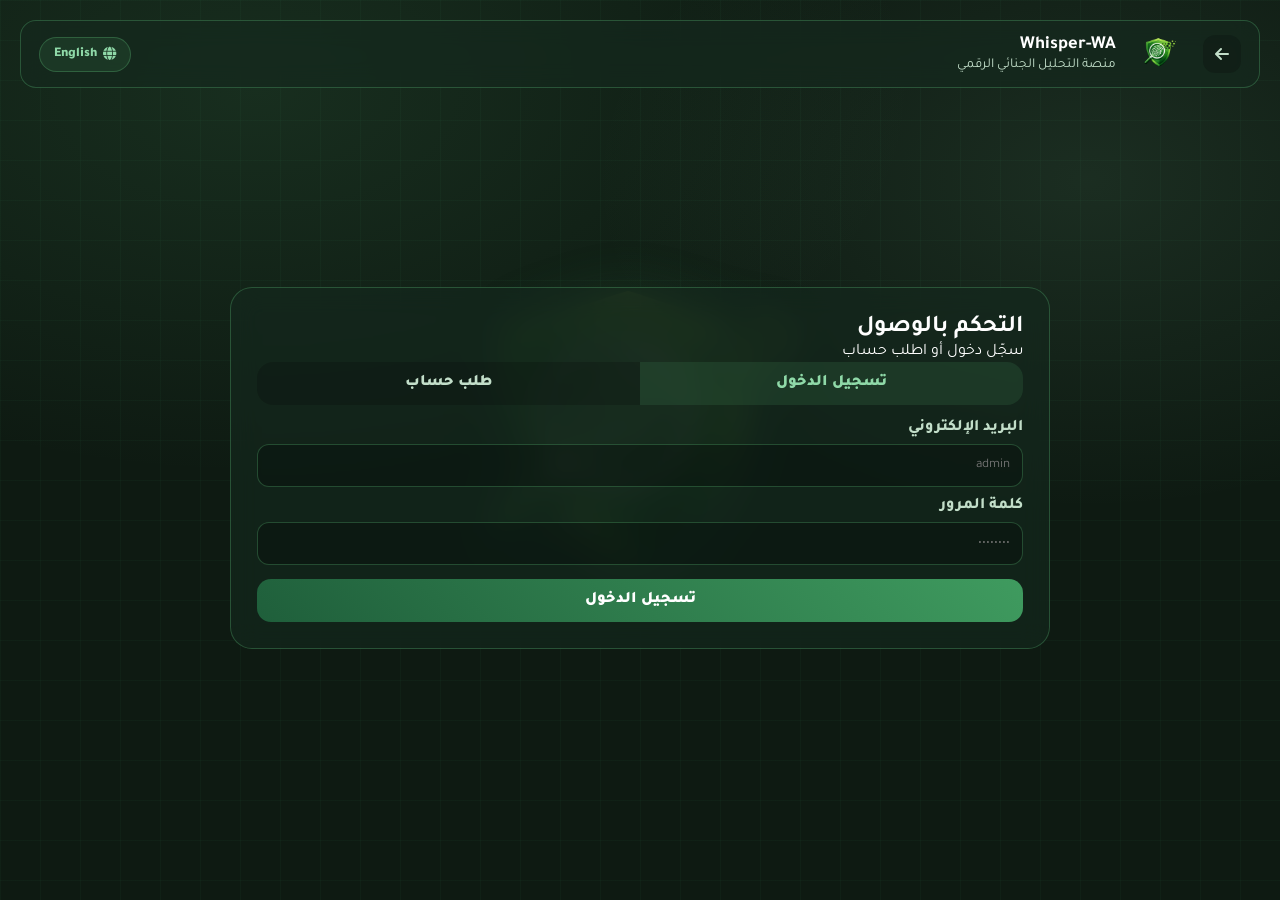
<file: Frontend/auth.html>
<!DOCTYPE html>
<html lang="ar" dir="rtl">
<head>
<meta charset="UTF-8" />
<meta name="viewport" content="width=device-width, initial-scale=1.0" />
<title id="page-window-title">Whisper-WA | تسجيل الدخول</title>

<link rel="stylesheet" href="https://cdnjs.cloudflare.com/ajax/libs/font-awesome/6.0.0/css/all.min.css">
<link href="https://fonts.googleapis.com/css2?family=Tajawal:wght@400;500;700;900&display=swap" rel="stylesheet">

<style>
:root{
--primary-dark:#1f5f3b;
--primary-mid:#3f9b5f;
--primary-light:#5fbf7a;
--accent-glow:#8fd9a8;
--bg-dark:#0e1a12;
--glass-bg: rgba(20,40,30,0.65);
--glass-border: rgba(95,191,122,0.3);
--text-white:#ffffff;
--text-muted:#c2dec9;
}

*{box-sizing:border-box;margin:0;padding:0;}

body{
font-family:'Tajawal',sans-serif;
background-color:var(--bg-dark);
color:white;
min-height:100vh;
padding:20px;
background-image:
radial-gradient(1200px 700px at 20% 10%, rgba(95,191,122,0.12), transparent 55%),
radial-gradient(900px 600px at 85% 20%, rgba(143,217,168,0.10), transparent 55%),
linear-gradient(rgba(31,95,59,0.10) 1px, transparent 1px),
linear-gradient(90deg, rgba(31,95,59,0.10) 1px, transparent 1px);
background-size:auto,auto,40px 40px,40px 40px;
transition: all 0.3s ease;
}

.animated-bg-logo{
position:fixed;
top:50%;
left:50%;
transform:translate(-50%,-50%);
z-index:-1;
width:620px;
opacity:0.18;
animation:glow 8s ease-in-out infinite alternate;
}

.animated-bg-logo img{
width:100%;
filter:drop-shadow(0 0 30px var(--primary-mid));
}

@keyframes glow{
from{opacity:0.1;transform:translate(-50%,-50%) scale(0.96);}
to{opacity:0.26;transform:translate(-50%,-50%) scale(1.04);}
}

.ww-topbar{
background:var(--glass-bg);
border:1px solid var(--glass-border);
backdrop-filter:blur(12px);
border-radius:16px;
padding:12px 18px;
display:flex;
align-items:center;
justify-content:space-between;
margin-bottom:20px;
}

.ww-left{
display:flex;
align-items:center;
gap:12px;
}

.ww-icon-btn{
border:none;
background:rgba(0,0,0,0.18);
color:#c2dec9;
width:38px;
height:38px;
border-radius:12px;
display:flex;
align-items:center;
justify-content:center;
cursor:pointer;
text-decoration:none;
}

.ww-brand{
display:flex;
align-items:center;
gap:12px;
}

.ww-logo{
height:42px;
}

.ww-title b{
font-size:1.15rem;
}

.ww-title span{
color:#c2dec9;
font-size:0.85rem;
display: block;
}

.ww-lang-btn{
background:rgba(95,191,122,0.10);
border:1px solid rgba(95,191,122,0.3);
color:#8fd9a8;
padding:8px 14px;
border-radius:999px;
cursor:pointer;
font-weight:900;
display:flex;
align-items:center;
gap:6px;
font-family: inherit;
transition: 0.2s;
}

.ww-lang-btn:hover {
background:rgba(95,191,122,0.20);
}

.main-container{
display:flex;
align-items:center;
justify-content:center;
min-height:80vh;
}

.card{
width:min(820px,95vw);
background:var(--glass-bg);
border:1px solid var(--glass-border);
backdrop-filter:blur(14px);
border-radius:22px;
padding:26px;
}

.tabs{
display:flex;
background:rgba(0,0,0,0.18);
border-radius:16px;
overflow:hidden;
margin-bottom:14px;
}

.tab-btn{
flex:1;
padding:12px;
border:none;
background:none;
color:var(--text-muted);
font-weight:900;
cursor:pointer;
font-family: inherit;
font-size: 1rem;
}

.tab-btn.active{
background:rgba(95,191,122,0.16);
color:var(--accent-glow);
}

.tab-content{display:none;}
.tab-content.active{display:block;}

label{
display:block;
margin:10px 0 6px;
color:var(--text-muted);
font-weight:800;
}

.required{color:#ff6b6b;}

input,select,textarea{
width:100%;
padding:12px;
border-radius:12px;
border:1px solid var(--glass-border);
background:rgba(0,0,0,0.25);
color:white;
font-family: inherit;
}

textarea{
min-height:110px;
resize:vertical;
}

.row{
display:grid;
grid-template-columns:1fr 1fr;
gap:12px;
}

.actions{
display:flex;
gap:12px;
margin-top:14px;
}

.btn{
flex:1;
padding:12px;
border-radius:14px;
font-weight:900;
cursor:pointer;
border:none;
font-family: inherit;
font-size: 1rem;
}

.btn-primary{
background:linear-gradient(45deg,var(--primary-dark),var(--primary-mid));
color:white;
}

.btn-ghost{
background:rgba(0,0,0,0.2);
color:var(--accent-glow);
border:1px solid rgba(255,255,255,0.1);
}

.alert{
margin-top:16px;
padding:12px;
border-radius:14px;
font-weight:900;
}

.success{
background:rgba(95,191,122,0.14);
border:1px solid rgba(95,191,122,0.3);
}

.danger{
background:rgba(255,107,107,0.14);
border:1px solid rgba(255,107,107,0.3);
}

.hidden{display:none;}
</style>
</head>

<body>

<div class="animated-bg-logo">
<img src="logo.png" alt="Logo">
</div>

<header class="ww-topbar">

<div class="ww-left">

<a href="index.html" class="ww-icon-btn">
<i class="fa-solid fa-arrow-left" id="back-icon"></i>
</a>

<div class="ww-brand">
<img src="logo.png" class="ww-logo" alt="Logo">

<div class="ww-title">
<b>Whisper-WA</b>
<span id="top-subtitle">منصة التحليل الجنائي الرقمي</span>
</div>

</div>
</div>

<button class="ww-lang-btn" id="btnLang">
<i class="fa-solid fa-globe"></i>
<span id="langText">English</span>
</button>

</header>

<div class="main-container">

<section class="card">

<h1 id="page-title">التحكم بالوصول</h1>
<p id="page-subtitle">سجّل دخول أو اطلب حساب</p>

<div class="tabs">
<button class="tab-btn active" data-tab="login" id="tab-login-btn">تسجيل الدخول</button>
<button class="tab-btn" data-tab="request" id="tab-request-btn">طلب حساب</button>
</div>

<div class="tab-content active" id="login">

<label id="lbl-email">البريد الإلكتروني</label>
<input id="loginUser" placeholder="admin">

<label id="lbl-password">كلمة المرور</label>
<input id="loginPass" type="password" placeholder="••••••••">

<div class="actions">
<button class="btn btn-primary" id="btnLogin">تسجيل الدخول</button>
</div>

</div>

<div class="tab-content" id="request">

<div class="row">

<div>
<label id="lbl-name">الاسم الكامل <span class="required">*</span></label>
<input id="reqName">
</div>

<div>
<label id="lbl-req-email">&nbsp;</label>
<input id="reqEmail">
</div>

</div>

<div class="row">

<div>
<label id="lbl-code">كلمة المرور<span class="required">*</span></label>
<input id="reqCode">
</div>

<div>
<label id="lbl-dept">القسم</label>

<select id="reqDept">
<option value="">-- اختر --</option>
<option>الأدلة الجنائية الرقمية</option>
<option>التحقيقات</option>
<option>الأمن السيبراني</option>
<option>القانوني والامتثال</option>
<option>أخرى</option>
</select>

</div>
</div>

<label id="lbl-reason">سبب طلب الوصول <span class="required">*</span></label>
<textarea id="reqReason"></textarea>

<div class="actions">
<button class="btn btn-primary" id="btnSubmitRequest">إرسال الطلب</button>
<button class="btn btn-ghost" id="btnClearRequest">مسح النموذج</button>
</div>

</div>

<div id="alertBox" class="alert hidden"></div>

</section>
</div>

<script>

const translations = {
    ar: {
        windowTitle: "Whisper-WA | تسجيل الدخول",
        langBtn: "English",
        topSubtitle: "منصة التحليل الجنائي الرقمي",
        pageTitle: "التحكم بالوصول",
        pageSubtitle: "سجّل دخول أو اطلب حساب",
        tabLoginBtn: "تسجيل الدخول",
        tabRequestBtn: "طلب حساب",
        lblEmail: "البريد الإلكتروني",
        lblPassword: "كلمة المرور",
        btnLogin: "تسجيل الدخول",
        lblName: "الاسم الكامل <span class='required'>*</span>",
        lblReqEmail: "&nbsp;",
        lblCode: "كلمة المرور <span class='required'>*</span>",
        lblDept: "القسم",
        deptOpts: ["-- اختر --", "الأدلة الجنائية الرقمية", "التحقيقات", "الأمن السيبراني", "القانوني والامتثال", "أخرى"],
        lblReason: "سبب طلب الوصول <span class='required'>*</span>",
        btnSubmitRequest: "إرسال الطلب",
        btnClearRequest: "مسح النموذج",
        alertEmptyLogin: "الرجاء إدخال البريد وكلمة المرور",
        alertLoginSuccess: "تم تسجيل الدخول",
        alertLoginFail: "بيانات غير صحيحة",
        alertEmptyReq: "الرجاء تعبئة الحقول المطلوبة",
        alertReqSuccess: "تم إرسال طلبك بنجاح. سيتم توجيهه لصفحة المسؤول لمراجعة واعتماد الطلب، وسيتم إشعارك بالنتيجة قريباً."
    },
    en: {
        windowTitle: "Whisper-WA | Login",
        langBtn: "العربية",
        topSubtitle: "Digital Forensics Platform",
        pageTitle: "Access Control",
        pageSubtitle: "Login or Request an Account",
        tabLoginBtn: "Login",
        tabRequestBtn: "Request Account",
        lblEmail: "Email Address",
        lblPassword: "Password",
        btnLogin: "Login",
        lblName: "Full Name <span class='required'>*</span>",
        lblReqEmail: "&nbsp;",
        lblCode: "Password <span class='required'>*</span>",
        lblDept: "Department",
        deptOpts: ["-- Select --", "Digital Forensics", "Investigations", "Cybersecurity", "Legal & Compliance", "Other"],
        lblReason: "Reason for Access <span class='required'>*</span>",
        btnSubmitRequest: "Submit Request",
        btnClearRequest: "Clear Form",
        alertEmptyLogin: "Please enter email and password",
        alertLoginSuccess: "Login Successful",
        alertLoginFail: "Invalid Credentials",
        alertEmptyReq: "Please fill all required fields",
        alertReqSuccess: "Request submitted successfully. It has been forwarded to the admin page for review and approval. You will be notified of the outcome shortly."
    }
};

let currentLang = "ar";

function updateLanguage() {
    const t = translations[currentLang];
    
    document.documentElement.lang = currentLang;
    document.documentElement.dir = currentLang === "ar" ? "rtl" : "ltr";
    
    const backIcon = document.getElementById("back-icon");
    if(currentLang === "en") {
        backIcon.className = "fa-solid fa-arrow-right";
    } else {
        backIcon.className = "fa-solid fa-arrow-left";
    }
    
    document.getElementById("page-window-title").innerText = t.windowTitle;
    document.getElementById("langText").innerText = t.langBtn;
    document.getElementById("top-subtitle").innerText = t.topSubtitle;
    document.getElementById("page-title").innerText = t.pageTitle;
    document.getElementById("page-subtitle").innerText = t.pageSubtitle;
    document.getElementById("tab-login-btn").innerText = t.tabLoginBtn;
    document.getElementById("tab-request-btn").innerText = t.tabRequestBtn;
    document.getElementById("lbl-email").innerText = t.lblEmail;
    document.getElementById("lbl-password").innerText = t.lblPassword;
    document.getElementById("btnLogin").innerText = t.btnLogin;
    document.getElementById("lbl-name").innerHTML = t.lblName;
    document.getElementById("lbl-req-email").innerHTML = t.lblReqEmail;
    document.getElementById("lbl-code").innerHTML = t.lblCode;
    document.getElementById("lbl-dept").innerText = t.lblDept;
    document.getElementById("lbl-reason").innerHTML = t.lblReason;
    document.getElementById("btnSubmitRequest").innerText = t.btnSubmitRequest;
    document.getElementById("btnClearRequest").innerText = t.btnClearRequest;

    const deptSelect = document.getElementById("reqDept");
    for (let i = 0; i < deptSelect.options.length; i++) {
        deptSelect.options[i].innerText = t.deptOpts[i];
    }

    document.getElementById("alertBox").classList.add("hidden");
}

document.getElementById("btnLang").addEventListener("click", function() {
    currentLang = currentLang === "ar" ? "en" : "ar";
    updateLanguage();
});

document.querySelectorAll(".tab-btn").forEach(btn=>{
    btn.onclick=()=>{
        document.querySelectorAll(".tab-btn").forEach(b=>b.classList.remove("active"));
        document.querySelectorAll(".tab-content").forEach(c=>c.classList.remove("active"));
        btn.classList.add("active");
        document.getElementById(btn.dataset.tab).classList.add("active");
    };
});

function showAlert(type,msg){
    const box=document.getElementById("alertBox");
    box.className="alert "+type;
    box.textContent=msg;
    box.classList.remove("hidden");
}

document.getElementById("btnLogin").onclick=()=>{
    const user=document.getElementById("loginUser").value.trim();
    const pass=document.getElementById("loginPass").value.trim();
    const t = translations[currentLang];

    if(!user||!pass){
        showAlert("danger", t.alertEmptyLogin);
        return;
    }

    if(user==="admin" && pass==="admin123"){
        showAlert("success", t.alertLoginSuccess);
        setTimeout(()=>location.href="connect.html",1000);
    }
    else{
        showAlert("danger", t.alertLoginFail);
    }
};

document.getElementById("btnSubmitRequest").onclick=()=>{
    const name=document.getElementById("reqName").value.trim();
    const email=document.getElementById("reqEmail").value.trim();
    const code=document.getElementById("reqCode").value.trim();
    const dept=document.getElementById("reqDept").value;
    const reason=document.getElementById("reqReason").value.trim();
    const t = translations[currentLang];

    if(!name||!email||!code||!reason){
        showAlert("danger", t.alertEmptyReq);
        return;
    }

    const requests=JSON.parse(localStorage.getItem("accountRequests")||"[]");

    requests.push({
        id:Date.now(),
        name,
        email,
        code: code,
        department:dept,
        reason,
        status:"pending"
    });

    localStorage.setItem("accountRequests",JSON.stringify(requests));

    showAlert("success", t.alertReqSuccess);

    setTimeout(()=>location.href="pending.html", 2000);
};

document.getElementById("btnClearRequest").onclick=()=>{
    ["reqName","reqEmail","reqCode","reqDept","reqReason"].forEach(id=>{
        document.getElementById(id).value="";
    });
};

</script>

</body>
</html>
</file>
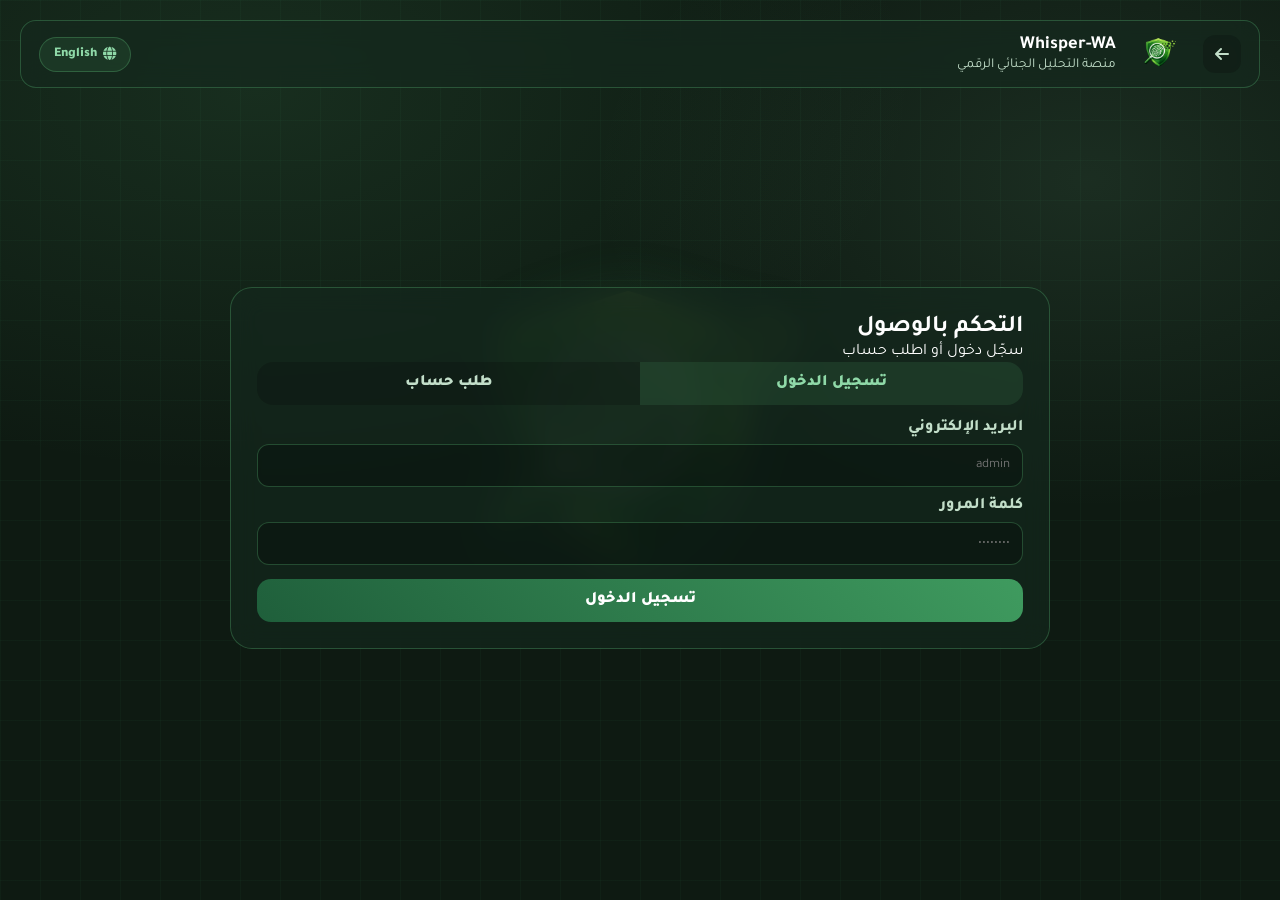
<file: Frontend/chat.html>
<!DOCTYPE html>
<html lang="ar" dir="rtl">
<head>
  <meta charset="UTF-8" />
  <meta name="viewport" content="width=device-width, initial-scale=1.0" />
  <title>Whisper-WA | بناء التقرير</title>

  <link rel="stylesheet" href="https://cdnjs.cloudflare.com/ajax/libs/font-awesome/6.0.0/css/all.min.css">
  <link href="https://fonts.googleapis.com/css2?family=Tajawal:wght@400;500;700&display=swap" rel="stylesheet">

  <style>
    :root {
      --primary-dark: #1f5f3b;
      --primary-mid: #3f9b5f;
      --primary-light: #5fbf7a;
      --accent-glow: #8fd9a8;
      --bg-dark: #0e1a12;
      --glass-bg: rgba(20, 40, 30, 0.65);
      --glass-border: rgba(95, 191, 122, 0.3);
      --text-white: #ffffff;
      --text-muted: #c2dec9;
      --danger: #ff8a8a;
    }

    * { box-sizing: border-box; margin: 0; padding: 0; }

    body {
      font-family: 'Tajawal', sans-serif;
      background-color: var(--bg-dark);
      color: var(--text-white);
      height: 100vh;
      overflow: hidden;
      background-image:
        linear-gradient(rgba(31, 95, 59, 0.1) 1px, transparent 1px),
        linear-gradient(90deg, rgba(31, 95, 59, 0.1) 1px, transparent 1px);
      background-size: 40px 40px;
      direction: rtl;
      position: relative;
    }

    .main-container {
      display: flex;
      flex-direction: column;
      height: 100vh;
      padding: 25px;
      gap: 20px;
      position: relative;
      z-index: 10 !important;
    }

    .workspace-grid {
      display: flex;
      flex: 1;
      gap: 20px;
      overflow: hidden;
      position: relative;
      z-index: 10;
    }

    .report-sidebar {
      width: auto;
      flex: 1.25;
      min-width: 420px;
      background: var(--glass-bg);
      border: 1px solid var(--glass-border);
      backdrop-filter: blur(15px);
      border-radius: 20px;
      display: flex;
      flex-direction: column;
      padding: 20px;
      box-shadow: 0 10px 40px rgba(0,0,0,0.3);
    }

    .sidebar-header {
      display: flex;
      justify-content: space-between;
      align-items: center;
      gap: 12px;
      margin-bottom: 14px;
      border-bottom: 1px solid rgba(255,255,255,0.1);
      padding-bottom: 10px;
    }

    .sidebar-header h3 {
      font-size: 1.1rem;
      color: var(--primary-light);
      display: flex;
      align-items: center;
      gap: 8px;
    }

    .sidebar-actions {
      display: flex;
      gap: 10px;
      align-items: center;
      flex-wrap: wrap;
      justify-content: flex-end;
    }

    .btn-secondary {
      background: rgba(95, 191, 122, 0.12);
      border: 1px solid rgba(95, 191, 122, 0.35);
      color: var(--accent-glow);
      padding: 10px 12px;
      border-radius: 10px;
      cursor: pointer;
      font-family: 'Tajawal';
      font-size: 0.9rem;
      display: inline-flex;
      align-items: center;
      gap: 8px;
      text-decoration: none;
      transition: 0.25s;
      white-space: nowrap;
    }

    .btn-secondary:hover {
      background: rgba(63, 155, 95, 0.35);
      border-color: rgba(95, 191, 122, 0.6);
      transform: translateY(-1px);
    }

    .btn-primary {
      background: linear-gradient(45deg, var(--primary-dark), var(--primary-mid));
      color: white;
      border: none;
      padding: 12px;
      border-radius: 10px;
      cursor: pointer;
      font-weight: bold;
      font-family: 'Tajawal';
      font-size: 0.95rem;
      display: flex;
      justify-content: center;
      gap: 8px;
      align-items: center;
      transition: 0.3s;
      box-shadow: 0 4px 15px rgba(31, 95, 59, 0.3);
    }

    .btn-primary:hover { filter: brightness(1.2); transform: scale(1.02); }
    .btn-primary:disabled,
    .btn-secondary:disabled {
      opacity: 0.6;
      cursor: not-allowed;
      transform: none;
    }

    .mb-10 { margin-bottom: 20px; }

    .report-table-wrap {
      flex: 1;
      overflow: auto;
      border-radius: 12px;
      border: 1px solid rgba(255,255,255,0.08);
      background: rgba(0,0,0,0.18);
    }

    .report-table {
      width: 100%;
      border-collapse: collapse;
      min-width: 620px;
    }

    .report-table thead th {
      position: sticky;
      top: 0;
      background: rgba(20, 40, 30, 0.95);
      color: var(--primary-light);
      font-size: 0.85rem;
      text-align: right;
      padding: 12px 10px;
      border-bottom: 1px solid rgba(255,255,255,0.08);
      z-index: 2;
    }

    .report-table tbody td {
      padding: 12px 10px;
      font-size: 0.85rem;
      border-bottom: 1px solid rgba(255,255,255,0.06);
      color: var(--text-white);
      vertical-align: top;
    }

    .report-table tbody tr:hover {
      background: rgba(95, 191, 122, 0.08);
    }

    .cell-msg { white-space: normal; line-height: 1.4; }

    .badge-type {
      display: inline-block;
      padding: 4px 10px;
      border-radius: 999px;
      font-size: 0.75rem;
      border: 1px solid rgba(255,255,255,0.12);
    }

    .badge-sent { background: rgba(63,155,95,0.22); color: #d8ffe4; }
    .badge-recv { background: rgba(44,62,80,0.35); color: #d7e6ff; }

    .chat-interface {
      flex: 1;
      background: var(--glass-bg);
      border: 1px solid var(--glass-border);
      backdrop-filter: blur(15px);
      border-radius: 20px;
      display: flex;
      flex-direction: column;
      overflow: hidden;
      box-shadow: 0 10px 40px rgba(0,0,0,0.3);
    }

    .search-area {
      padding: 20px;
      border-bottom: 1px solid rgba(255,255,255,0.1);
      background: rgba(0,0,0,0.1);
    }

    .search-input-wrapper { position: relative; margin-bottom: 15px; }

    .search-input-wrapper input {
      width: 80%;
      background: rgba(0,0,0,0.3);
      border: 1px solid var(--glass-border);
      padding: 10px 40px 10px 15px;
      border-radius: 10px;
      color: white;
      outline: none;
      font-family: 'Tajawal';
      font-size: 0.95rem;
    }

    .search-input-wrapper i {
      position: absolute;
      right: 15px;
      top: 50%;
      transform: translateY(-50%);
      color: var(--text-muted);
    }

    .tags-row { display: flex; gap: 10px; flex-wrap: wrap; }

    .tag {
      background: rgba(95, 191, 122, 0.15);
      padding: 5px 12px;
      border-radius: 20px;
      font-size: 0.8rem;
      color: var(--accent-glow);
      border: 1px solid rgba(95, 191, 122, 0.3);
      cursor: pointer;
    }

    .tag:hover, .tag.active { background: var(--primary-mid); color: white; }

    .chat-split-view { display: flex; flex: 1; overflow: hidden; }

    .chat-list {
      width: 260px;
      border-left: 1px solid rgba(255,255,255,0.1);
      overflow-y: auto;
      background: rgba(0,0,0,0.1);
    }

    .chat-item {
      padding: 14px 14px;
      border-bottom: 1px solid rgba(255,255,255,0.05);
      display: flex;
      gap: 10px;
      align-items: flex-start;
      cursor: pointer;
      transition: 0.2s;
    }

    .chat-item:hover, .chat-item.active {
      background: rgba(95, 191, 122, 0.1);
      border-right: 4px solid var(--primary-light);
    }

    .chat-item input[type="checkbox"]{
      margin-top: 4px;
      accent-color: var(--primary-light);
      cursor: pointer;
    }

    .chat-info {
      min-width: 0;
      flex: 1;
    }

    .chat-info h4 {
      font-size: 0.98rem;
      margin-bottom: 6px;
      color: white;
      line-height: 1.2;
      word-break: break-word;
    }

    .chat-info p {
      font-size: 0.83rem;
      color: var(--text-muted);
      white-space: nowrap;
      overflow: hidden;
      text-overflow: ellipsis;
    }

    .time {
      font-size: 0.75rem;
      color: var(--text-muted);
      margin-right: auto;
      white-space: nowrap;
    }

    .message-view {
      flex: 1;
      padding: 25px;
      overflow-y: auto;
      display: flex;
      flex-direction: column;
      gap: 15px;
      background-image: url('https://user-images.githubusercontent.com/15075759/28719144-86dc0f70-73b1-11e7-911d-60d70fcded21.png');
      background-blend-mode: overlay;
      background-color: rgba(14, 26, 18, 0.9);
    }

    .msg {
      padding: 10px 15px;
      border-radius: 12px;
      max-width: 75%;
      font-size: 0.95rem;
      position: relative;
      line-height: 1.5;
      cursor: pointer;
      user-select: none;
      transition: 0.2s;
      border: 1px solid transparent;
      overflow-wrap: anywhere;
    }

    .msg.received {
      background: #202c33;
      align-self: flex-end;
      border-bottom-right-radius: 2px;
      color: white;
    }

    .msg.sent {
      background: var(--primary-dark);
      align-self: flex-start;
      border-bottom-left-radius: 2px;
      border: 1px solid var(--primary-mid);
      color: white;
    }

    .msg.selected {
      border-color: var(--accent-glow);
      box-shadow: 0 0 0 2px rgba(143, 217, 168, 0.25);
      transform: translateY(-1px);
    }

    .msg-time {
      display: block;
      font-size: 0.7rem;
      margin-top: 5px;
      opacity: 0.7;
      text-align: left;
    }

    .empty-state,
    .status-box {
      background: rgba(0,0,0,0.2);
      border: 1px solid rgba(255,255,255,0.08);
      border-radius: 12px;
      padding: 14px;
      color: var(--text-muted);
      font-size: 0.92rem;
    }

    .status-box.error {
      border-color: rgba(255, 138, 138, 0.3);
      color: var(--danger);
    }

    .animated-bg-logo {
      position: fixed;
      top: 50%;
      left: 50%;
      transform: translate(-50%, -50%);
      z-index: -5 !important;
      width: 600px;
      pointer-events: none;
      opacity: 0.2;
      animation: cyberGlowPulse 8s ease-in-out infinite alternate;
    }

    .animated-bg-logo img {
      width: 100%;
      height: auto;
      filter: drop-shadow(0 0 30px var(--primary-mid));
    }

    @keyframes cyberGlowPulse {
      0% { opacity: 0.15; transform: translate(-50%, -50%) scale(0.95); }
      100% { opacity: 0.35; transform: translate(-50%, -50%) scale(1.05); }
    }
  </style>
</head>

<body>
  <div class="animated-bg-logo">
    <img src="logo.png" alt="Background Logo">
  </div>

  <div class="main-container">
    <div id="header-placeholder"></div>

    <div class="workspace-grid">
      <aside class="glass-panel report-sidebar">
        <div class="sidebar-header">
          <h3>
            <i class="fa-solid fa-file-contract"></i>
            <span id="txt-draft-title">مسودة التقرير</span>
          </h3>

          <div class="sidebar-actions">
            <button class="btn-secondary" id="btn-export" type="button">
              <i class="fa-solid fa-file-arrow-down"></i>
              <span id="txt-export">تنزيل التقرير</span>
            </button>

            <a class="btn-secondary" id="btn-analysis" href="analysis.html">
              <i class="fa-solid fa-magnifying-glass-chart"></i>
              <span id="txt-analysis">تحليل</span>
            </a>

            <a class="btn-secondary" id="btn-view" href="reports.html">
              <i class="fa-solid fa-eye"></i>
              <span id="txt-view">عرض التقرير</span>
            </a>
          </div>
        </div>

        <button class="btn-primary full-width mb-10" id="addBtn" type="button">
          <i class="fa-solid fa-plus-circle"></i>
          <span id="txt-add-btn">إضافة للتقرير الحالي</span>
        </button>

        <div class="report-table-wrap">
          <table class="report-table" id="reportTable">
            <thead>
              <tr>
                <th id="th-msg">الرسالة</th>
                <th id="th-type">النوع</th>
                <th id="th-num">الرقم</th>
                <th id="th-time">التاريخ والوقت</th>
              </tr>
            </thead>
            <tbody id="reportTbody"></tbody>
          </table>
        </div>
      </aside>

      <section class="glass-panel chat-interface">
        <div class="search-area">
          <div class="search-input-wrapper">
            <i class="fa-solid fa-search"></i>
            <input type="text" id="inp-search" placeholder="بحث في المحادثات (كلمة، رقم، رابط)...">
          </div>

          <div class="tags-row">
            <span class="tag" data-filter="all">#All</span>
            <span class="tag" data-filter="location">#Location</span>
            <span class="tag" data-filter="url">#URL</span>
            <span class="tag" data-filter="image">#Images</span>
          </div>
        </div>

        <div class="chat-split-view">
          <div class="chat-list" id="chatList"></div>
          <div class="message-view" id="messageView"></div>
        </div>
      </section>
    </div>
  </div>

  <script>
    const API_BASE = "http://127.0.0.1:5000";

    let chatsData = [];
    let filteredChats = [];
    let selectedChatId = null;
    let activeFilter = "all";
    const selectedMessageIds = new Set();

    const tbody = document.getElementById("reportTbody");
    const addBtn = document.getElementById("addBtn");
    const messageView = document.getElementById("messageView");
    const chatList = document.getElementById("chatList");
    const searchInput = document.getElementById("inp-search");

    function initHeaderForPage(pageName){
      const backBtn = document.getElementById("btnBack");
      const btnAccount = document.getElementById("btnAccount");
      const menu = document.getElementById("accountMenu");
      const logoutBtn = document.getElementById("menuLogout");

      if (!backBtn || !btnAccount || !menu) return;

      function setMenu(open){
        menu.classList.toggle("open", open);
        btnAccount.setAttribute("aria-expanded", open ? "true" : "false");
        menu.setAttribute("aria-hidden", open ? "false" : "true");
      }

      btnAccount.onclick = (e) => {
        e.stopPropagation();
        setMenu(!menu.classList.contains("open"));
      };

      document.addEventListener("click", () => setMenu(false));
      menu.addEventListener("click", (e) => e.stopPropagation());

      if (logoutBtn){
        logoutBtn.onclick = () => {
          localStorage.removeItem("userRole");
          window.location.href = "index.html";
        };
      }

      if (pageName === "chat.html"){
        backBtn.style.display = "inline-flex";
        backBtn.onclick = () => window.location.href = "connect.html";
        return;
      }

      backBtn.style.display = "none";
    }

    function applyLang(lang){
      document.documentElement.lang = lang;
      document.documentElement.dir = (lang === "ar") ? "rtl" : "ltr";
      localStorage.setItem("lang", lang);

      const isAr = (lang === "ar");
      const topSubtitle = document.getElementById("top-subtitle");
      const langText = document.getElementById("langText");

      if (topSubtitle) topSubtitle.textContent = isAr ? "منصة التحليل الجنائي الرقمي" : "Digital Forensics Platform";
      if (langText) langText.textContent = isAr ? "AR" : "EN";

      document.title = isAr ? "Whisper-WA | بناء التقرير" : "Whisper-WA | Report Builder";
      setText("txt-draft-title", isAr ? "مسودة التقرير" : "Report Draft");
      setText("txt-add-btn", isAr ? "إضافة للتقرير الحالي" : "Add to Current Report");
      setText("txt-export", isAr ? "تنزيل التقرير" : "Download Report");
      setText("txt-analysis", isAr ? "تحليل" : "Analysis");
      setText("txt-view", isAr ? "عرض التقرير" : "View Report");
      setText("th-msg", isAr ? "الرسالة" : "Message");
      setText("th-type", isAr ? "النوع" : "Type");
      setText("th-num", isAr ? "الرقم" : "Number");
      setText("th-time", isAr ? "التاريخ والوقت" : "Date & Time");

      if (searchInput){
        searchInput.placeholder = isAr
          ? "بحث في المحادثات (كلمة، رقم، رابط)..."
          : "Search chats (keyword, number, url)...";
      }

      renderChatList();
      renderMessages(selectedChatId);
    }

    function setText(id, text) {
      const el = document.getElementById(id);
      if (el) el.textContent = text;
    }

    function showMessageViewStatus(text, isError = false){
      messageView.innerHTML = `<div class="status-box ${isError ? "error" : ""}">${text}</div>`;
    }

    function getCaseId(){
      return localStorage.getItem("case_id") || "Case_001";
    }

    function formatType(fromMe){
      return fromMe ? "sent" : "received";
    }

    function normalizeBackendChats(chatsObject){
      const list = [];

      Object.entries(chatsObject || {}).forEach(([jid, chatData], idx) => {
        const messages = (chatData.messages || []).map(msg => ({
          id: String(msg.id),
          text: msg.text || "",
          type: formatType(msg.from_me),
          datetime: msg.datetime || "",
          media_type: msg.media_type || "text",
          remote_jid: msg.remote_jid || jid,
          contact_name: msg.contact_name || chatData.summary?.contact_name || jid
        }));

        const summary = chatData.summary || {};
        const lastMessageObj = messages[messages.length - 1];

        list.push({
          id: jid || `chat_${idx + 1}`,
          jid: jid,
          number: jid ? jid.split("@")[0] : "---",
          name: summary.contact_name || messages[0]?.contact_name || jid || "Unknown",
          preview: lastMessageObj?.text || "",
          time: lastMessageObj?.datetime ? lastMessageObj.datetime.split(" ")[1] : "",
          summary,
          messages
        });
      });

      return list.sort((a, b) => {
        const aTime = a.messages[a.messages.length - 1]?.datetime || "";
        const bTime = b.messages[b.messages.length - 1]?.datetime || "";
        return bTime.localeCompare(aTime);
      });
    }

    async function loadChatsFromBackend(){
      const caseId = getCaseId();
      showMessageViewStatus("جاري تحميل المحادثات...");

      try {
        const res = await fetch(`${API_BASE}/api/chats/${caseId}`);
        const data = await res.json();

        if (!res.ok || !data.ok) {
          showMessageViewStatus(data.error || "فشل تحميل المحادثات", true);
          chatList.innerHTML = `<div class="empty-state">لا توجد محادثات متاحة.</div>`;
          return;
        }

        chatsData = normalizeBackendChats(data.chats);
        filteredChats = [...chatsData];

        if (filteredChats.length > 0) {
          selectedChatId = filteredChats[0].id;
        }

        renderChatList();
        renderMessages(selectedChatId);
      } catch (error) {
        console.error("Load chats failed:", error);
        chatList.innerHTML = `<div class="empty-state">تعذر الاتصال بالباك إند.</div>`;
        showMessageViewStatus("تعذر الاتصال بالباك إند أو لم يتم تشغيل Flask.", true);
      }
    }

    function renderChatList(){
      if (!chatList) return;

      if (!filteredChats.length){
        chatList.innerHTML = `<div class="empty-state">${document.documentElement.lang === "ar" ? "لا توجد محادثات مطابقة." : "No matching chats."}</div>`;
        return;
      }

      chatList.innerHTML = "";

      filteredChats.forEach(chat => {
        const item = document.createElement("div");
        item.className = `chat-item ${chat.id === selectedChatId ? "active" : ""}`;
        item.dataset.chatId = chat.id;

        item.innerHTML = `
          <input type="checkbox" ${chat.id === selectedChatId ? "checked" : ""} disabled>
          <div class="chat-info">
            <h4>${escapeHtml(chat.name)}</h4>
            <p>${escapeHtml(chat.preview || "—")}</p>
          </div>
          <span class="time">${escapeHtml(chat.time || "")}</span>
        `;

        item.addEventListener("click", () => {
          selectedChatId = chat.id;
          renderChatList();
          renderMessages(chat.id);
        });

        chatList.appendChild(item);
      });
    }

    function renderMessages(chatId){
      const currentLang = document.documentElement.lang || "ar";
      const chat = chatsData.find(c => c.id === chatId);

      selectedMessageIds.clear();

      if (!chat){
        showMessageViewStatus(currentLang === "ar" ? "اختاري محادثة لعرض الرسائل." : "Select a chat to view messages.");
        return;
      }

      if (!chat.messages.length){
        showMessageViewStatus(currentLang === "ar" ? "لا توجد رسائل في هذه المحادثة." : "No messages in this chat.");
        return;
      }

      messageView.innerHTML = "";

      const visibleMessages = filterMessagesByTag(chat.messages);

      if (!visibleMessages.length){
        showMessageViewStatus(currentLang === "ar" ? "لا توجد رسائل مطابقة للفلاتر الحالية." : "No messages match the current filters.");
        return;
      }

      visibleMessages.forEach((m) => {
        const box = document.createElement("div");
        box.className = `msg ${m.type}`;
        box.dataset.msgId = m.id;

        box.innerHTML = `
          <p>${escapeHtml(m.text || "—")}</p>
          <span class="msg-time">${escapeHtml(m.datetime || "")}</span>
        `;

        box.addEventListener("click", () => {
          const id = box.dataset.msgId;
          if (selectedMessageIds.has(id)) {
            selectedMessageIds.delete(id);
            box.classList.remove("selected");
          } else {
            selectedMessageIds.add(id);
            box.classList.add("selected");
          }
        });

        messageView.appendChild(box);
      });
    }

    function filterMessagesByTag(messages){
      const textHasUrl = (text) => /https?:\/\/\S+/i.test(text || "");
      const textHasLocation = (text) => /(location|موقع|إحداثيات|latitude|longitude)/i.test(text || "");

      if (activeFilter === "all") return messages;

      if (activeFilter === "url"){
        return messages.filter(m => textHasUrl(m.text));
      }

      if (activeFilter === "location"){
        return messages.filter(m => m.media_type === "location" || textHasLocation(m.text));
      }

      if (activeFilter === "image"){
        return messages.filter(m => m.media_type === "image");
      }

      return messages;
    }

    function appendRow({ text, type, number, datetime }) {
      const tr = document.createElement("tr");

      const tdMsg = document.createElement("td");
      tdMsg.className = "cell-msg";
      tdMsg.textContent = text || "";

      const tdType = document.createElement("td");
      const badge = document.createElement("span");
      badge.className = `badge-type ${type === "sent" ? "badge-sent" : "badge-recv"}`;
      badge.textContent = type === "sent"
        ? (document.documentElement.lang === "ar" ? "مرسل" : "Sent")
        : (document.documentElement.lang === "ar" ? "مستلم" : "Received");
      tdType.appendChild(badge);

      const tdNum = document.createElement("td");
      tdNum.textContent = number || "---";

      const tdTime = document.createElement("td");
      tdTime.textContent = datetime || "";

      tr.appendChild(tdMsg);
      tr.appendChild(tdType);
      tr.appendChild(tdNum);
      tr.appendChild(tdTime);

      tbody.appendChild(tr);
    }

    addBtn.addEventListener("click", () => {
      const chat = chatsData.find(c => c.id === selectedChatId);
      if (!chat) return;

      tbody.innerHTML = "";

      const visibleMessages = filterMessagesByTag(chat.messages);
      const hasSelected = selectedMessageIds.size > 0;

      if (hasSelected) {
        visibleMessages
          .filter(m => selectedMessageIds.has(m.id))
          .forEach(m => appendRow({
            text: m.text,
            type: m.type,
            number: chat.number,
            datetime: m.datetime
          }));
      } else {
        visibleMessages.forEach(m => appendRow({
          text: m.text,
          type: m.type,
          number: chat.number,
          datetime: m.datetime
        }));
      }
    });

    document.getElementById("btn-export").addEventListener("click", async () => {
      const rows = [...tbody.querySelectorAll("tr")];
      if (!rows.length) return;

      const header = ["Message", "Type", "Number", "DateTime"];
      const csvLines = [header.join(",")];

      rows.forEach(r => {
        const cols = [...r.querySelectorAll("td")].map(td => {
          const text = td.innerText.replace(/\n/g, " ").replace(/"/g, '""');
          return `"${text}"`;
        });
        csvLines.push(cols.join(","));
      });

      const blob = new Blob([csvLines.join("\n")], { type: "text/csv;charset=utf-8;" });
      const url = URL.createObjectURL(blob);

      const a = document.createElement("a");
      a.href = url;
      a.download = "report_export.csv";
      document.body.appendChild(a);
      a.click();
      a.remove();
      URL.revokeObjectURL(url);

      try {
        const user = JSON.parse(localStorage.getItem("currentUser") || "{}");

        await fetch(`${API_BASE}/api/reports`, {
          method: "POST",
          headers: { "Content-Type": "application/json" },
          body: JSON.stringify({
            case_id: getCaseId(),
            user_id: user.id || 1,
            report_title: "WhatsApp Report",
            report_type: "forensic",
            total_messages: rows.length,
            total_chats: 1,
            file_path: "report_export.csv"
          })
        });
      } catch(e) {
        console.error("Save report failed:", e);
      }
    });

    function applySearch(){
      const q = (searchInput.value || "").trim().toLowerCase();

      filteredChats = chatsData.filter(chat => {
        const inName = (chat.name || "").toLowerCase().includes(q);
        const inNumber = (chat.number || "").toLowerCase().includes(q);
        const inPreview = (chat.preview || "").toLowerCase().includes(q);
        const inMessages = (chat.messages || []).some(m => (m.text || "").toLowerCase().includes(q));
        return inName || inNumber || inPreview || inMessages;
      });

      if (!filteredChats.find(c => c.id === selectedChatId)) {
        selectedChatId = filteredChats[0]?.id || null;
      }

      renderChatList();
      renderMessages(selectedChatId);
    }

    function setupTagFilters(){
      document.querySelectorAll(".tag").forEach(tag => {
        tag.addEventListener("click", () => {
          document.querySelectorAll(".tag").forEach(t => t.classList.remove("active"));
          tag.classList.add("active");
          activeFilter = tag.dataset.filter || "all";
          renderMessages(selectedChatId);
        });
      });

      const firstTag = document.querySelector('.tag[data-filter="all"]');
      if (firstTag) firstTag.classList.add("active");
    }

    function escapeHtml(text){
      const div = document.createElement("div");
      div.textContent = text ?? "";
      return div.innerHTML;
    }

    if(!localStorage.getItem("userRole")){
      window.location.href = "auth.html";
    }

    window.addEventListener("DOMContentLoaded", async () => {
      try {
        const res = await fetch("header.html");
        const headerHtml = await res.text();
        const holder = document.getElementById("header-placeholder");
        if (holder) holder.innerHTML = headerHtml;

        setTimeout(async () => {
          setupHeader();
          initHeaderForPage("chat.html");
          setupLanguage();
          setupTagFilters();
          searchInput.addEventListener("input", applySearch);
          await loadChatsFromBackend();
        }, 100);

      } catch (e) {
        console.error("Header load error:", e);
        setupTagFilters();
        searchInput.addEventListener("input", applySearch);
        await loadChatsFromBackend();
      }
    });

    function setupHeader(){
      const btnAccount = document.getElementById("btnAccount");
      const menu = document.getElementById("accountMenu");
      const logoutBtn = document.getElementById("menuLogout");
      const menuAdmin = document.getElementById("menuAdmin");
      const menuAdminBadge = document.getElementById("menuAdminBadge");
      const avatarBadge = document.getElementById("avatarBadge");

      if (!btnAccount || !menu) {
        console.error("Header elements not found!");
        return;
      }

      const userRole = localStorage.getItem("userRole");

      if(userRole === "admin" && menuAdmin){
        menuAdmin.classList.add("show");

        try{
          const requests = JSON.parse(localStorage.getItem("accountRequests") || "[]");
          const pendingCount = requests.filter(r => r.status === "pending").length;

          if(pendingCount > 0){
            if (menuAdminBadge) menuAdminBadge.textContent = pendingCount;
            if (avatarBadge){
              avatarBadge.textContent = pendingCount;
              avatarBadge.classList.add("show");
            }
          }
        } catch(e){
          console.error("Error updating badge:", e);
        }
      }

      btnAccount.onclick = (e) => {
        e.stopPropagation();
        menu.classList.toggle("open");
      };

      document.onclick = () => {
        if(menu.classList.contains("open")){
          menu.classList.remove("open");
        }
      };

      menu.onclick = (e) => e.stopPropagation();

      if (logoutBtn){
        logoutBtn.onclick = () => {
          localStorage.removeItem("userRole");
          window.location.href = "index.html";
        };
      }
    }

    function setupLanguage(){
      const saved = localStorage.getItem("lang") || "ar";
      applyLang(saved);

      const btnLang = document.getElementById("btnLang");
      if (btnLang) {
        btnLang.onclick = () => {
          const next = (document.documentElement.lang === "ar") ? "en" : "ar";
          applyLang(next);
        };
      }
    }
  </script>
</body>
</html>
</file>
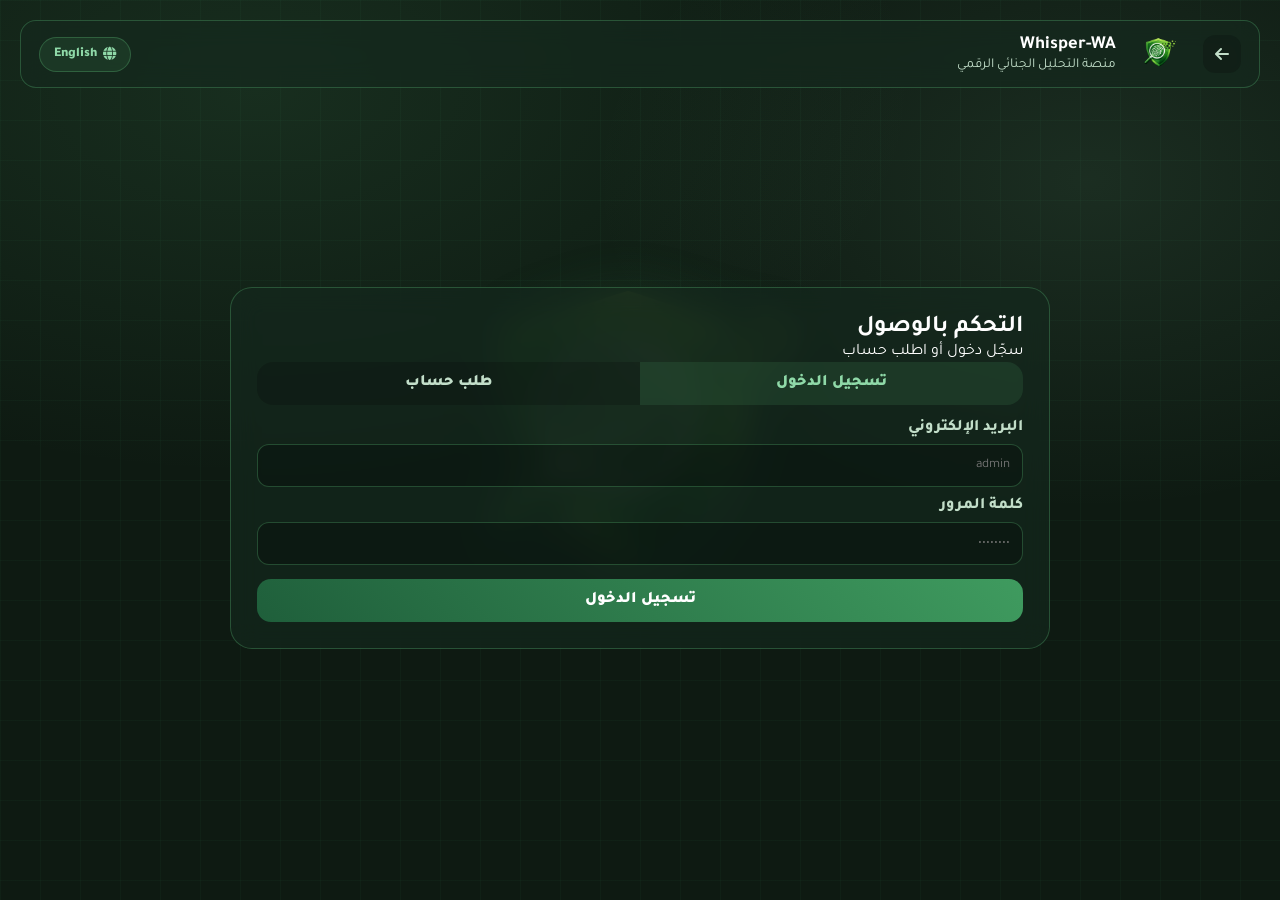
<file: Frontend/connect.html>
<!DOCTYPE html>
<html lang="en" dir="ltr">
<head>
  <meta charset="UTF-8" />
  <meta name="viewport" content="width=device-width, initial-scale=1.0" />
  <title>Whisper-WA | Connect</title>

  <link rel="stylesheet" href="https://cdnjs.cloudflare.com/ajax/libs/font-awesome/6.0.0/css/all.min.css">
  <link href="https://fonts.googleapis.com/css2?family=Tajawal:wght@400;500;700&display=swap" rel="stylesheet">

  <style>
    :root{
      --primary-dark:#1f5f3b;
      --primary-mid:#3f9b5f;
      --primary-light:#5fbf7a;
      --accent-glow:#8fd9a8;
      --bg-dark:#0e1a12;
      --glass-bg: rgba(20, 40, 30, 0.65);
      --glass-border: rgba(95, 191, 122, 0.3);
      --text-white:#ffffff;
      --text-muted:#c2dec9;
    }

    *{ box-sizing:border-box; margin:0; padding:0; }

    body{
      font-family:'Tajawal',sans-serif;
      background-color: var(--bg-dark);
      color: var(--text-white);
      height:100vh;
      overflow:hidden;
      background-image:
        linear-gradient(rgba(31,95,59,0.10) 1px, transparent 1px),
        linear-gradient(90deg, rgba(31,95,59,0.10) 1px, transparent 1px);
      background-size: 40px 40px;
    }

    .animated-bg-logo{
      position: fixed;
      top:50%;
      left:50%;
      transform: translate(-50%,-50%);
      z-index:-1;
      width: 600px;
      pointer-events:none;
      opacity:0.18;
      animation: cyberGlowPulse 8s ease-in-out infinite alternate;
    }

    .animated-bg-logo img{
      width:100%;
      filter: drop-shadow(0 0 30px var(--primary-mid));
    }

    @keyframes cyberGlowPulse{
      0%{ opacity:0.12; transform: translate(-50%,-50%) scale(0.96); }
      100%{ opacity:0.28; transform: translate(-50%,-50%) scale(1.04); }
    }

    .main-container{
      display:flex;
      flex-direction:column;
      height:100vh;
      padding:24px;
      gap:18px;
      position:relative;
      z-index:1;
    }

    .center{
      flex:1;
      display:flex;
      align-items:center;
      justify-content:center;
    }

    .card{
      width:min(920px, 95vw);
      background: var(--glass-bg);
      border: 1px solid var(--glass-border);
      backdrop-filter: blur(14px);
      border-radius: 22px;
      padding: 26px;
      box-shadow: 0 10px 40px rgba(0,0,0,0.35);
    }

    .card h1{
      font-size: 1.7rem;
      margin-bottom: 6px;
    }

    .subtitle{
      color: var(--text-muted);
      margin-bottom: 18px;
      line-height:1.6;
    }

    .tabs{
      display:flex;
      gap:0;
      background: rgba(0,0,0,0.18);
      border: 1px solid rgba(255,255,255,0.10);
      border-radius: 16px;
      overflow:hidden;
      margin-bottom: 14px;
    }

    .tab-btn{
      flex:1;
      padding: 12px 14px;
      cursor:pointer;
      background: transparent;
      color: var(--text-muted);
      border: none;
      font-weight:900;
      transition:0.25s;
    }

    .tab-btn.active{
      background: rgba(95,191,122,0.16);
      color: var(--accent-glow);
      box-shadow: inset 0 -3px 0 rgba(143,217,168,0.9);
    }

    .tab-content{ display:none; }
    .tab-content.active{ display:block; }

    .panel{
      background: rgba(0,0,0,0.16);
      border: 1px solid rgba(255,255,255,0.10);
      border-radius: 18px;
      padding: 16px;
    }

    label{
      display:block;
      color: var(--text-muted);
      font-weight:800;
      margin: 8px 0 8px;
    }

    input{
      width:100%;
      padding: 12px 14px;
      border-radius: 12px;
      border: 1px solid var(--glass-border);
      background: rgba(0,0,0,0.24);
      color: white;
      outline:none;
      font-size: 1rem;
    }

    input::placeholder{
      color: rgba(194,222,201,0.65);
    }

    .note{
      margin-top: 10px;
      color: rgba(194,222,201,0.92);
      font-size: 0.95rem;
      line-height:1.55;
    }

    .actions{
      display:flex;
      gap: 12px;
      margin-top: 14px;
    }

    .btn{
      flex:1;
      padding: 12px 14px;
      border-radius: 14px;
      cursor:pointer;
      font-weight:900;
      border: none;
      transition:0.25s;
      user-select:none;
    }

    .btn-primary{
      background: linear-gradient(45deg, var(--primary-dark), var(--primary-mid));
      color:white;
    }

    .btn-primary:hover{
      filter: brightness(1.15);
      transform: translateY(-1px);
    }

    .btn-ghost{
      background: rgba(0,0,0,0.18);
      color: var(--accent-glow);
      border: 1px solid rgba(255,255,255,0.10);
    }

    .btn-ghost:hover{
      background: rgba(95,191,122,0.12);
      transform: translateY(-1px);
    }

    .btn:disabled{
      opacity:0.6;
      cursor:not-allowed;
      transform:none !important;
    }

    .alert{
      margin-top: 16px;
      padding: 12px 14px;
      border-radius: 14px;
      border: 1px solid rgba(255,255,255,0.10);
      font-weight:900;
    }

    .alert.hidden{ display:none; }
    .alert.info{ background: rgba(63,155,95,0.12); color: var(--accent-glow); }
    .alert.success{ background: rgba(95,191,122,0.14); color: #dffbe7; }
    .alert.danger{ background: rgba(255,107,107,0.12); border-color: rgba(255,107,107,0.30); color: #ffd1d1; }

    .pwrap{
      margin-top: 12px;
      display:flex;
      align-items:center;
      gap:10px;
    }

    .pwrap.hidden{ display:none; }

    .pbar{
      flex:1;
      height: 12px;
      border-radius: 999px;
      background: rgba(0,0,0,0.20);
      border: 1px solid rgba(255,255,255,0.10);
      overflow:hidden;
    }

    .pfill{
      height:100%;
      width:0%;
      border-radius: 999px;
      background: linear-gradient(90deg, var(--primary-mid), var(--accent-glow));
      transition: width 0.3s ease;
    }

    .ptext{
      color: var(--text-muted);
      font-weight:900;
      font-size:0.9rem;
      min-width: 120px;
      text-align:end;
    }

    .logbox{
      margin-top: 14px;
      background: rgba(0,0,0,0.22);
      border: 1px solid rgba(255,255,255,0.10);
      border-radius: 18px;
      padding: 14px;
      height: 220px;
      overflow-y:auto;
      font-family: ui-monospace, SFMono-Regular, Menlo, Monaco, Consolas, "Liberation Mono", "Courier New", monospace;
    }

    .logbox.hidden{ display:none; }

    .logline{
      font-size: 0.9rem;
      line-height: 1.55;
      margin-bottom: 6px;
      color: rgba(234,247,240,0.92);
    }

    .logline.success{ color:#8ff0b0; font-weight:900; }
    .logline.danger{ color:#ffb3b3; font-weight:900; }
  </style>
</head>

<body>
  <div class="animated-bg-logo">
    <img src="logo.png" alt="Background Logo">
  </div>

  <div class="main-container">
    <div id="header-placeholder"></div>

    <main class="center">
      <section class="card">
        <h1 id="title">Connect Device</h1>
        <p class="subtitle" id="subtitle">
          Select a connection method, then click Connect to start backend workflow.
        </p>

        <div class="tabs">
          <button class="tab-btn active" data-tab="wifiTab" id="tabWifi">Wi-Fi (IP:PORT)</button>
          <button class="tab-btn" data-tab="usbTab" id="tabUsb">USB</button>
        </div>

        <div class="tab-content active" id="wifiTab">
          <div class="panel">
            <label for="ipInput" id="ipLabel">Device IP:PORT</label>
            <input id="ipInput" type="text" placeholder="e.g. 192.168.56.101:5555" />
            <div class="note" id="wifiNote">
              Enter IP:PORT then press Connect. Backend will run ADB connect → root check → acquisition → decrypt → parse → analysis.
            </div>

            <div class="actions">
              <button class="btn btn-primary" id="btnWifiConnect" type="button">Connect</button>
              <button class="btn btn-ghost" id="btnWifiPrev" type="button">View Previous Chats</button>
            </div>
          </div>
        </div>

        <div class="tab-content" id="usbTab">
          <div class="panel">
            <div class="note" id="usbNote">
              1) Connect device using USB cable.<br>
              2) Enable <b>USB Debugging</b>.<br>
              3) Press <b>Connect</b> to start backend workflow.
            </div>

            <div class="actions">
              <button class="btn btn-primary" id="btnUsbConnect" type="button">Connect</button>
              <button class="btn btn-ghost" id="btnUsbPrev" type="button">View Previous Chats</button>
            </div>
          </div>
        </div>

        <div class="alert hidden" id="alertBox"></div>

        <div class="pwrap hidden" id="pwrap">
          <div class="pbar"><div class="pfill" id="pfill"></div></div>
          <div class="ptext" id="ptext">0%</div>
        </div>

        <div class="logbox hidden" id="logbox"></div>
      </section>
    </main>
  </div>

  <script>
    const API_BASE = "http://127.0.0.1:5000";
    const CHAT_PAGE = "chat.html";
    const CASE_ID = "Case_001";
    const WADECRYPT_PATH = "wadecrypt";

    const tabBtns = document.querySelectorAll(".tab-btn");
    const tabs = document.querySelectorAll(".tab-content");

    const ipInput = document.getElementById("ipInput");
    const alertBox = document.getElementById("alertBox");
    const logbox = document.getElementById("logbox");
    const pwrap = document.getElementById("pwrap");
    const pfill = document.getElementById("pfill");
    const ptext = document.getElementById("ptext");

    const btnWifiConnect = document.getElementById("btnWifiConnect");
    const btnWifiPrev = document.getElementById("btnWifiPrev");
    const btnUsbConnect = document.getElementById("btnUsbConnect");
    const btnUsbPrev = document.getElementById("btnUsbPrev");

    function sleep(ms){
      return new Promise(r => setTimeout(r, ms));
    }

    function showAlert(type, text){
      alertBox.classList.remove("hidden");
      alertBox.className = "alert " + type;
      alertBox.textContent = text;
    }

    function hideAlert(){
      alertBox.classList.add("hidden");
      alertBox.textContent = "";
    }

    function log(line, type=""){
      logbox.classList.remove("hidden");
      const d = document.createElement("div");
      d.className = "logline " + type;
      d.textContent = line;
      logbox.appendChild(d);
      logbox.scrollTop = logbox.scrollHeight;
    }

    function resetOutput(){
      hideAlert();
      logbox.classList.add("hidden");
      logbox.innerHTML = "";
      pwrap.classList.add("hidden");
      pfill.style.width = "0%";
      ptext.textContent = "0%";
    }

    function setProgress(p){
      pwrap.classList.remove("hidden");
      pfill.style.width = p + "%";
      ptext.textContent = p + "%";
    }

    function disableButtons(disabled){
      btnWifiConnect.disabled = disabled;
      btnWifiPrev.disabled = disabled;
      btnUsbConnect.disabled = disabled;
      btnUsbPrev.disabled = disabled;
      tabBtns.forEach(b => b.disabled = disabled);
    }

    function renderBackendLogs(logs){
      if(!Array.isArray(logs)) return;

      for(const item of logs){
        const lvl = (item.level || "").toUpperCase();
        const msg = item.msg || "";

        if(lvl === "SUCCESS") log(`[SUCCESS] ${msg}`, "success");
        else if(lvl === "ERROR") log(`[ERROR] ${msg}`, "danger");
        else log(`[INFO] ${msg}`);
      }
    }

    async function postJSON(url, body){
      const res = await fetch(url, {
        method: "POST",
        headers: { "Content-Type": "application/json" },
        body: JSON.stringify(body)
      });

      const data = await res.json().catch(() => ({}));
      return { ok: res.ok, status: res.status, data };
    }

    async function connectAndRun(method){
      resetOutput();
      disableButtons(true);

      try{
        setProgress(10);
        showAlert("info", "Connecting device via backend...");

        const ip = ipInput.value.trim();
        const ipPort = ip.includes(":") ? ip : `${ip}:5555`;

        const connectBody = {
          method,
          case_id: CASE_ID
        };

        if(method === "wifi"){
          connectBody.ip_port = ipPort;
        }

        const c = await postJSON(`${API_BASE}/api/device/connect`, connectBody);
        renderBackendLogs(c.data.logs);

        if(!c.ok || !c.data.ok){
          showAlert("danger", c.data.error || "Device connect failed. Check ADB connection.");
          setProgress(0);
          return;
        }

        setProgress(40);
        showAlert("info", "Device connected. Running workflow...");

        const w = await postJSON(`${API_BASE}/api/workflow/run`, {
          case_id: CASE_ID,
          wadecrypt_path: WADECRYPT_PATH,
          timeout_sec: 180,
          user_id: 1
        });

        renderBackendLogs(w.data.logs);

        if(!w.ok || !w.data.ok){
          showAlert("danger", w.data.error || "Workflow failed. Check backend logs.");
          setProgress(0);
          return;
        }

        localStorage.setItem("case_id", CASE_ID);

        setProgress(100);
        showAlert("success", "Completed. Redirecting to chats...");
        await sleep(600);
        window.location.assign(CHAT_PAGE);

      } catch (error){
        console.error(error);
        showAlert("danger", "Cannot connect to backend. Make sure Flask is running on 127.0.0.1:5000.");
        setProgress(0);
      } finally {
        disableButtons(false);
      }
    }

    async function connectWifi(){
      const ip = ipInput.value.trim();

      if(!ip){
        showAlert("danger", "Please enter IP:PORT (example: 192.168.56.101:5555).");
        return;
      }

      await connectAndRun("wifi");
    }

    async function connectUsb(){
      await connectAndRun("usb");
    }

    tabBtns.forEach(btn => {
      btn.addEventListener("click", () => {
        tabBtns.forEach(b => b.classList.remove("active"));
        tabs.forEach(t => t.classList.remove("active"));
        btn.classList.add("active");
        document.getElementById(btn.dataset.tab).classList.add("active");
        resetOutput();
      });
    });

    btnWifiConnect.addEventListener("click", connectWifi);
    btnUsbConnect.addEventListener("click", connectUsb);

    btnWifiPrev.addEventListener("click", () => window.location.assign(CHAT_PAGE));
    btnUsbPrev.addEventListener("click", () => window.location.assign(CHAT_PAGE));

    if(!localStorage.getItem("userRole")){
      window.location.href = "auth.html";
    }

    window.addEventListener("DOMContentLoaded", async () => {
      try{
        const res = await fetch("header.html");
        const headerHtml = await res.text();
        document.getElementById("header-placeholder").innerHTML = headerHtml;
        initHeader();
      } catch(e){
        console.error("Header load failed:", e);
      }
    });

    function initHeader(){
      const btnAccount = document.getElementById("btnAccount");
      const menu = document.getElementById("accountMenu");
      const logoutBtn = document.getElementById("menuLogout");
      const menuAdmin = document.getElementById("menuAdmin");
      const menuAdminBadge = document.getElementById("menuAdminBadge");
      const avatarBadge = document.getElementById("avatarBadge");

      if (!btnAccount || !menu) return;

      const userRole = localStorage.getItem("userRole");
      const isAdmin = (userRole === "admin");

      if(isAdmin && menuAdmin){
        menuAdmin.classList.add("show");

        try{
          const requests = JSON.parse(localStorage.getItem("accountRequests") || "[]");
          const pendingCount = requests.filter(r => r.status === "pending").length;

          if(pendingCount > 0){
            if (menuAdminBadge) menuAdminBadge.textContent = pendingCount;
            if (avatarBadge){
              avatarBadge.textContent = pendingCount;
              avatarBadge.classList.add("show");
            }
          }
        } catch(e){}
      }

      btnAccount.addEventListener("click", (e)=>{
        e.stopPropagation();
        menu.classList.toggle("open");
      });

      document.addEventListener("click", ()=> menu.classList.remove("open"));
      menu.addEventListener("click", (e)=> e.stopPropagation());

      if (logoutBtn){
        logoutBtn.addEventListener("click", ()=> {
          localStorage.removeItem("userRole");
          window.location.href = "index.html";
        });
      }
    }
  </script>
</body>
</html>
</file>
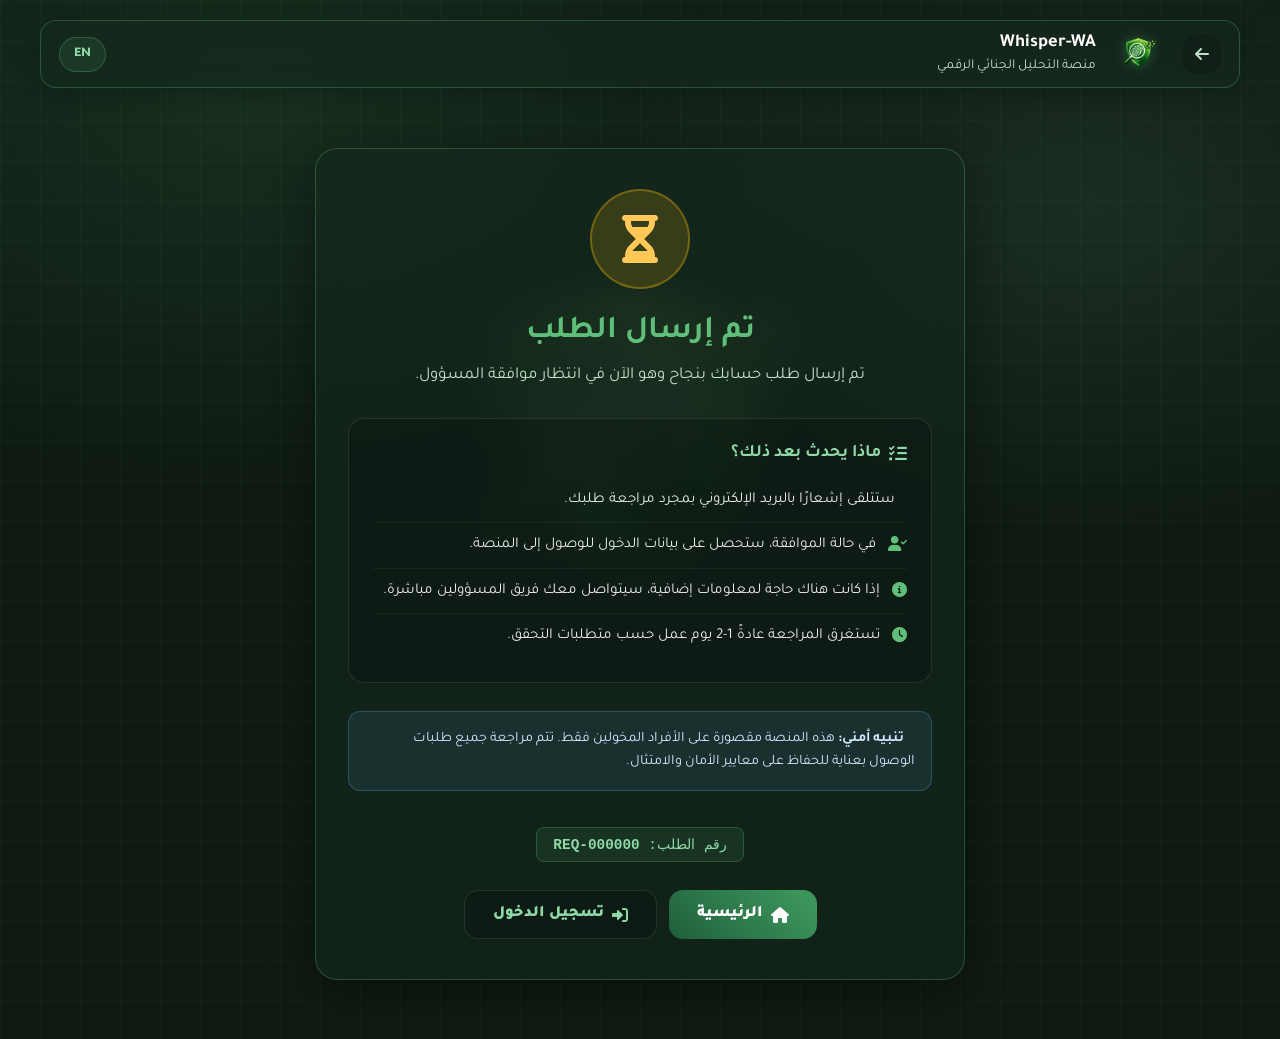
<file: Frontend/pending.html>
<!DOCTYPE html>
<html lang="ar" dir="rtl">
<head>
  <meta charset="UTF-8" />
  <meta name="viewport" content="width=device-width, initial-scale=1.0" />
  <title>Whisper-WA | الطلب قيد المراجعة</title>

  <link rel="stylesheet" href="https://cdnjs.cloudflare.com/ajax/libs/font-awesome/6.0.0/css/all.min.css">
  <link href="https://fonts.googleapis.com/css2?family=Tajawal:wght@400;500;700;900&display=swap" rel="stylesheet">

  <style>
    :root{
      --primary-dark:#1f5f3b;
      --primary-mid:#3f9b5f;
      --primary-light:#5fbf7a;
      --accent-glow:#8fd9a8;
      --bg-dark:#0e1a12;
      --glass-bg: rgba(20, 40, 30, 0.65);
      --glass-border: rgba(95, 191, 122, 0.3);
      --text-white:#ffffff;
      --text-muted:#c2dec9;
    }

    *{ box-sizing:border-box; margin:0; padding:0; }

    body{
      font-family:'Tajawal',sans-serif;
      background-color: var(--bg-dark);
      color: var(--text-white);
      min-height:100vh;
      overflow-y: auto;
      padding: 20px;
      background-image:
        radial-gradient(1200px 700px at 20% 10%, rgba(95,191,122,0.12), transparent 55%),
        radial-gradient(900px 600px at 85% 20%, rgba(143,217,168,0.10), transparent 55%),
        linear-gradient(rgba(31,95,59,0.10) 1px, transparent 1px),
        linear-gradient(90deg, rgba(31,95,59,0.10) 1px, transparent 1px);
      background-size: auto, auto, 40px 40px, 40px 40px;
    }

    .animated-bg-logo{
      position: fixed;
      top:50%; left:50%;
      transform: translate(-50%,-50%);
      z-index:-1; width: 620px;
      opacity:0.18; pointer-events: none;
      animation: glow 8s ease-in-out infinite alternate;
    }
    .animated-bg-logo img{
      width:100%;
      filter: drop-shadow(0 0 30px var(--primary-mid));
    }
    @keyframes glow{
      from{ opacity:0.1; transform:translate(-50%,-50%) scale(0.96); }
      to{ opacity:0.26; transform:translate(-50%,-50%) scale(1.04); }
    }

    /* ========== HEADER (نفس auth.html) ========== */
    .ww-topbar{
      background: var(--glass-bg);
      border: 1px solid var(--glass-border);
      backdrop-filter: blur(12px);
      border-radius: 16px;
      padding: 12px 18px;
      display: flex;
      align-items: center;
      justify-content: space-between;
      box-shadow: 0 4px 20px rgba(0,0,0,0.22);
      position: relative;
      z-index: 9999;
    }
    .ww-left{
      display:flex; align-items:center; gap:12px;
    }
    .ww-icon-btn{
      border:none; background: rgba(0,0,0,0.18); color:#c2dec9;
      width:38px; height:38px; border-radius:12px;
      display:flex; align-items:center; justify-content:center;
      cursor:pointer; transition:0.2s; text-decoration:none; font-size:1rem;
    }
    .ww-icon-btn:hover{
      background: rgba(95,191,122,0.14); color:#8fd9a8; transform: translateY(-1px);
    }
    .ww-brand{ display:flex; align-items:center; gap:12px; }
    .ww-logo{
      height:42px; width:auto;
      filter: drop-shadow(0 0 6px rgba(63,155,95,0.5));
    }
    .ww-title{ display:flex; flex-direction:column; line-height:1.1; }
    .ww-title b{ font-size:1.15rem; color:#fff; }
    .ww-title span{ color:#c2dec9; font-size:0.85rem; margin-top:4px; }
    .ww-lang-btn{
      background: rgba(95,191,122,0.10);
      border: 1px solid rgba(95,191,122,0.3);
      color:#8fd9a8; padding: 8px 14px; border-radius: 999px;
      cursor:pointer; font-weight:900; font-family:inherit;
      transition:0.25s; user-select:none;
    }
    .ww-lang-btn:hover{ background: rgba(95,191,122,0.18); transform: translateY(-1px); }

    /* ========== PAGE ========== */
    .page-container{
      max-width: 1200px; margin: 0 auto;
      display: flex; flex-direction: column; gap: 20px;
    }
    .main-container{
      display:flex; align-items:center; justify-content:center;
      min-height: calc(100vh - 120px); padding: 40px 0;
    }
    .card{
      width:min(650px,95vw);
      background: var(--glass-bg);
      border: 1px solid var(--glass-border);
      backdrop-filter: blur(14px);
      border-radius: 22px;
      padding: 40px 32px;
      box-shadow: 0 10px 40px rgba(0,0,0,0.35);
      text-align: center;
      position: relative; z-index: 10;
    }
    .icon-container{
      width:100px; height:100px;
      margin: 0 auto 24px;
      border-radius: 50%;
      background: rgba(255,193,7,0.15);
      border: 2px solid rgba(255,193,7,0.3);
      display:flex; align-items:center; justify-content:center;
      animation: pulse 2s ease-in-out infinite;
    }
    .icon-container i{ font-size:3rem; color:#ffc857; }
    @keyframes pulse{
      0%,100%{ transform:scale(1); }
      50%{ transform:scale(1.05); }
    }
    h1{ font-size:2rem; margin-bottom:12px; color:var(--primary-light); }
    .subtitle{ font-size:1.05rem; color:var(--text-muted); margin-bottom:28px; line-height:1.6; }
    .info-box{
      background: rgba(0,0,0,0.2);
      border: 1px solid rgba(255,255,255,0.1);
      border-radius: 16px; padding: 24px;
      margin-bottom: 28px; text-align:start;
    }
    .info-box h3{
      font-size:1.1rem; margin-bottom:14px;
      color:var(--accent-glow);
      display:flex; align-items:center; gap:8px;
    }
    .info-list{ list-style:none; padding:0; }
    .info-list li{
      padding:10px 0;
      border-bottom:1px solid rgba(255,255,255,0.05);
      display:flex; align-items:flex-start;
      gap:12px; font-size:0.95rem; line-height:1.6;
      color:rgba(255,255,255,0.9);
    }
    .info-list li:last-child{ border-bottom:none; }
    .info-list li i{ color:var(--primary-light); margin-top:3px; flex-shrink:0; }
    .note{
      background: rgba(99,179,237,0.1);
      border: 1px solid rgba(99,179,237,0.25);
      border-radius:12px; padding:16px;
      margin-bottom:24px; font-size:0.9rem;
      line-height:1.6; color:#d1e7ff; text-align:start;
    }
    .note i{ color:#63b3ed; margin-inline-end:8px; }
    .actions{
      display:flex; gap:12px; justify-content:center; margin-top:28px;
    }
    .btn{
      padding:14px 28px; border-radius:14px; cursor:pointer;
      font-weight:900; border:none; transition:0.25s;
      font-family:inherit; font-size:1rem;
      display:inline-flex; align-items:center; gap:8px;
    }
    .btn-primary{
      background: linear-gradient(45deg,var(--primary-dark),var(--primary-mid));
      color:white;
    }
    .btn-primary:hover{ filter:brightness(1.15); transform:translateY(-2px); }
    .btn-ghost{
      background: rgba(0,0,0,0.2); color:var(--accent-glow);
      border:1px solid rgba(255,255,255,0.1);
    }
    .btn-ghost:hover{ background:rgba(95,191,122,0.12); transform:translateY(-2px); }
    .request-id{
      display:inline-block;
      background: rgba(95,191,122,0.1);
      border: 1px solid rgba(95,191,122,0.25);
      padding:8px 16px; border-radius:8px;
      font-family: ui-monospace, monospace;
      font-size:0.9rem; color:var(--accent-glow); margin-top:12px;
    }
  </style>
</head>

<body>
<div class="animated-bg-logo"><img src="logo.png" alt=""></div>

<div class="page-container">

  <!-- ========== HEADER ========== -->
  <header class="ww-topbar">
    <div class="ww-left">
      <a href="auth.html" class="ww-icon-btn" title="Back">
        <i class="fa-solid fa-arrow-left"></i>
      </a>
      <div class="ww-brand">
        <img src="logo.png" class="ww-logo" alt="Whisper-WA Logo" />
        <div class="ww-title">
          <b>Whisper-WA</b>
          <span id="top-subtitle">منصة التحليل الجنائي الرقمي</span>
        </div>
      </div>
    </div>
    <button class="ww-lang-btn" id="btnLang" type="button">
      <span id="langText">EN</span>
    </button>
  </header>

  <!-- ========== CONTENT ========== -->
  <div class="main-container">
    <section class="card">

      <div class="icon-container">
        <i class="fa-solid fa-hourglass-half"></i>
      </div>

      <h1 id="txt-title">تم إرسال الطلب</h1>
      <p class="subtitle" id="txt-subtitle">تم إرسال طلب حسابك بنجاح وهو الآن في انتظار موافقة المسؤول.</p>

      <div class="info-box">
        <h3><i class="fa-solid fa-list-check"></i> <span id="txt-next">ماذا يحدث بعد ذلك؟</span></h3>
        <ul class="info-list">
          <li><i class="fa-solid fa-envelope-circle-check"></i><span id="txt-step1">ستتلقى إشعارًا بالبريد الإلكتروني بمجرد مراجعة طلبك.</span></li>
          <li><i class="fa-solid fa-user-check"></i><span id="txt-step2">في حالة الموافقة، ستحصل على بيانات الدخول للوصول إلى المنصة.</span></li>
          <li><i class="fa-solid fa-circle-info"></i><span id="txt-step3">إذا كانت هناك حاجة لمعلومات إضافية، سيتواصل معك فريق المسؤولين مباشرة.</span></li>
          <li><i class="fa-solid fa-clock"></i><span id="txt-step4">تستغرق المراجعة عادةً 1-2 يوم عمل حسب متطلبات التحقق.</span></li>
        </ul>
      </div>

      <div class="note">
        <i class="fa-solid fa-shield-halved"></i>
        <strong id="txt-notice-label">تنبيه أمني:</strong>
        <span id="txt-notice-text">هذه المنصة مقصورة على الأفراد المخولين فقط. تتم مراجعة جميع طلبات الوصول بعناية للحفاظ على معايير الأمان والامتثال.</span>
      </div>

      <div class="request-id">
        <span id="txt-req-label">رقم الطلب:</span> <strong id="requestId">REQ-000000</strong>
      </div>

      <div class="actions">
        <button class="btn btn-primary" id="btnHome">
          <i class="fa-solid fa-home"></i>
          <span id="txt-btn-home">الرئيسية</span>
        </button>
        <button class="btn btn-ghost" id="btnLogin">
          <i class="fa-solid fa-right-to-bracket"></i>
          <span id="txt-btn-login">تسجيل الدخول</span>
        </button>
      </div>

    </section>
  </div>
</div>

<script>
  let currentLang = localStorage.getItem("lang") || "ar";

  const UI = {
    ar: {
      title: "Whisper-WA | الطلب قيد المراجعة",
      subtitle: "منصة التحليل الجنائي الرقمي",
      langText: "EN",
      txtTitle: "تم إرسال الطلب",
      txtSubtitle: "تم إرسال طلب حسابك بنجاح وهو الآن في انتظار موافقة المسؤول.",
      txtNext: "ماذا يحدث بعد ذلك؟",
      txtStep1: "ستتلقى إشعارًا بالبريد الإلكتروني بمجرد مراجعة طلبك.",
      txtStep2: "في حالة الموافقة، ستحصل على بيانات الدخول للوصول إلى المنصة.",
      txtStep3: "إذا كانت هناك حاجة لمعلومات إضافية، سيتواصل معك فريق المسؤولين مباشرة.",
      txtStep4: "تستغرق المراجعة عادةً 1-2 يوم عمل حسب متطلبات التحقق.",
      txtNoticeLabel: "تنبيه أمني:",
      txtNoticeText: "هذه المنصة مقصورة على الأفراد المخولين فقط. تتم مراجعة جميع طلبات الوصول بعناية للحفاظ على معايير الأمان والامتثال.",
      txtReqLabel: "رقم الطلب:",
      txtBtnHome: "الرئيسية",
      txtBtnLogin: "تسجيل الدخول"
    },
    en: {
      title: "Whisper-WA | Request Pending",
      subtitle: "Digital Forensics Platform",
      langText: "AR",
      txtTitle: "Request Submitted",
      txtSubtitle: "Your account request has been successfully submitted and is now pending admin approval.",
      txtNext: "What happens next?",
      txtStep1: "You will receive an email notification once your request has been reviewed.",
      txtStep2: "If approved, you'll get login credentials to access the platform.",
      txtStep3: "If additional information is needed, the admin team will contact you directly.",
      txtStep4: "Review typically takes 1-2 business days depending on verification requirements.",
      txtNoticeLabel: "Security Notice:",
      txtNoticeText: "This platform is restricted to authorized personnel only. All access requests are carefully reviewed to maintain security and compliance standards.",
      txtReqLabel: "Request ID:",
      txtBtnHome: "Back to Home",
      txtBtnLogin: "Login"
    }
  };

  function applyLang(lang){
    currentLang = lang;
    const t = UI[lang];
    document.documentElement.lang = lang;
    document.documentElement.dir = (lang === "ar") ? "rtl" : "ltr";
    document.title = t.title;
    localStorage.setItem("lang", lang);

    document.getElementById("top-subtitle").textContent    = t.subtitle;
    document.getElementById("langText").textContent         = t.langText;
    document.getElementById("txt-title").textContent        = t.txtTitle;
    document.getElementById("txt-subtitle").textContent     = t.txtSubtitle;
    document.getElementById("txt-next").textContent         = t.txtNext;
    document.getElementById("txt-step1").textContent        = t.txtStep1;
    document.getElementById("txt-step2").textContent        = t.txtStep2;
    document.getElementById("txt-step3").textContent        = t.txtStep3;
    document.getElementById("txt-step4").textContent        = t.txtStep4;
    document.getElementById("txt-notice-label").textContent = t.txtNoticeLabel;
    document.getElementById("txt-notice-text").textContent  = t.txtNoticeText;
    document.getElementById("txt-req-label").textContent    = t.txtReqLabel;
    document.getElementById("txt-btn-home").textContent     = t.txtBtnHome;
    document.getElementById("txt-btn-login").textContent    = t.txtBtnLogin;
  }

  document.getElementById("btnHome").onclick  = () => window.location.href = "index.html";
  document.getElementById("btnLogin").onclick = () => window.location.href = "auth.html";
  document.getElementById("btnLang").onclick  = () => applyLang(currentLang === "ar" ? "en" : "ar");

  window.addEventListener("DOMContentLoaded", () => {
    try {
      const lastId = localStorage.getItem("lastRequestId");
      if(lastId){
        document.getElementById("requestId").textContent = `REQ-${String(lastId).slice(-6).padStart(6,'0')}`;
      } else {
        const requests = JSON.parse(localStorage.getItem("accountRequests") || "[]");
        if(requests.length > 0){
          const latest = requests[requests.length - 1];
          document.getElementById("requestId").textContent = `REQ-${String(latest.id).slice(-6).padStart(6,'0')}`;
        }
      }
    } catch(e){ console.error("Error loading request ID:", e); }

    applyLang(currentLang);
  });
</script>
</body>
</html>
</file>
